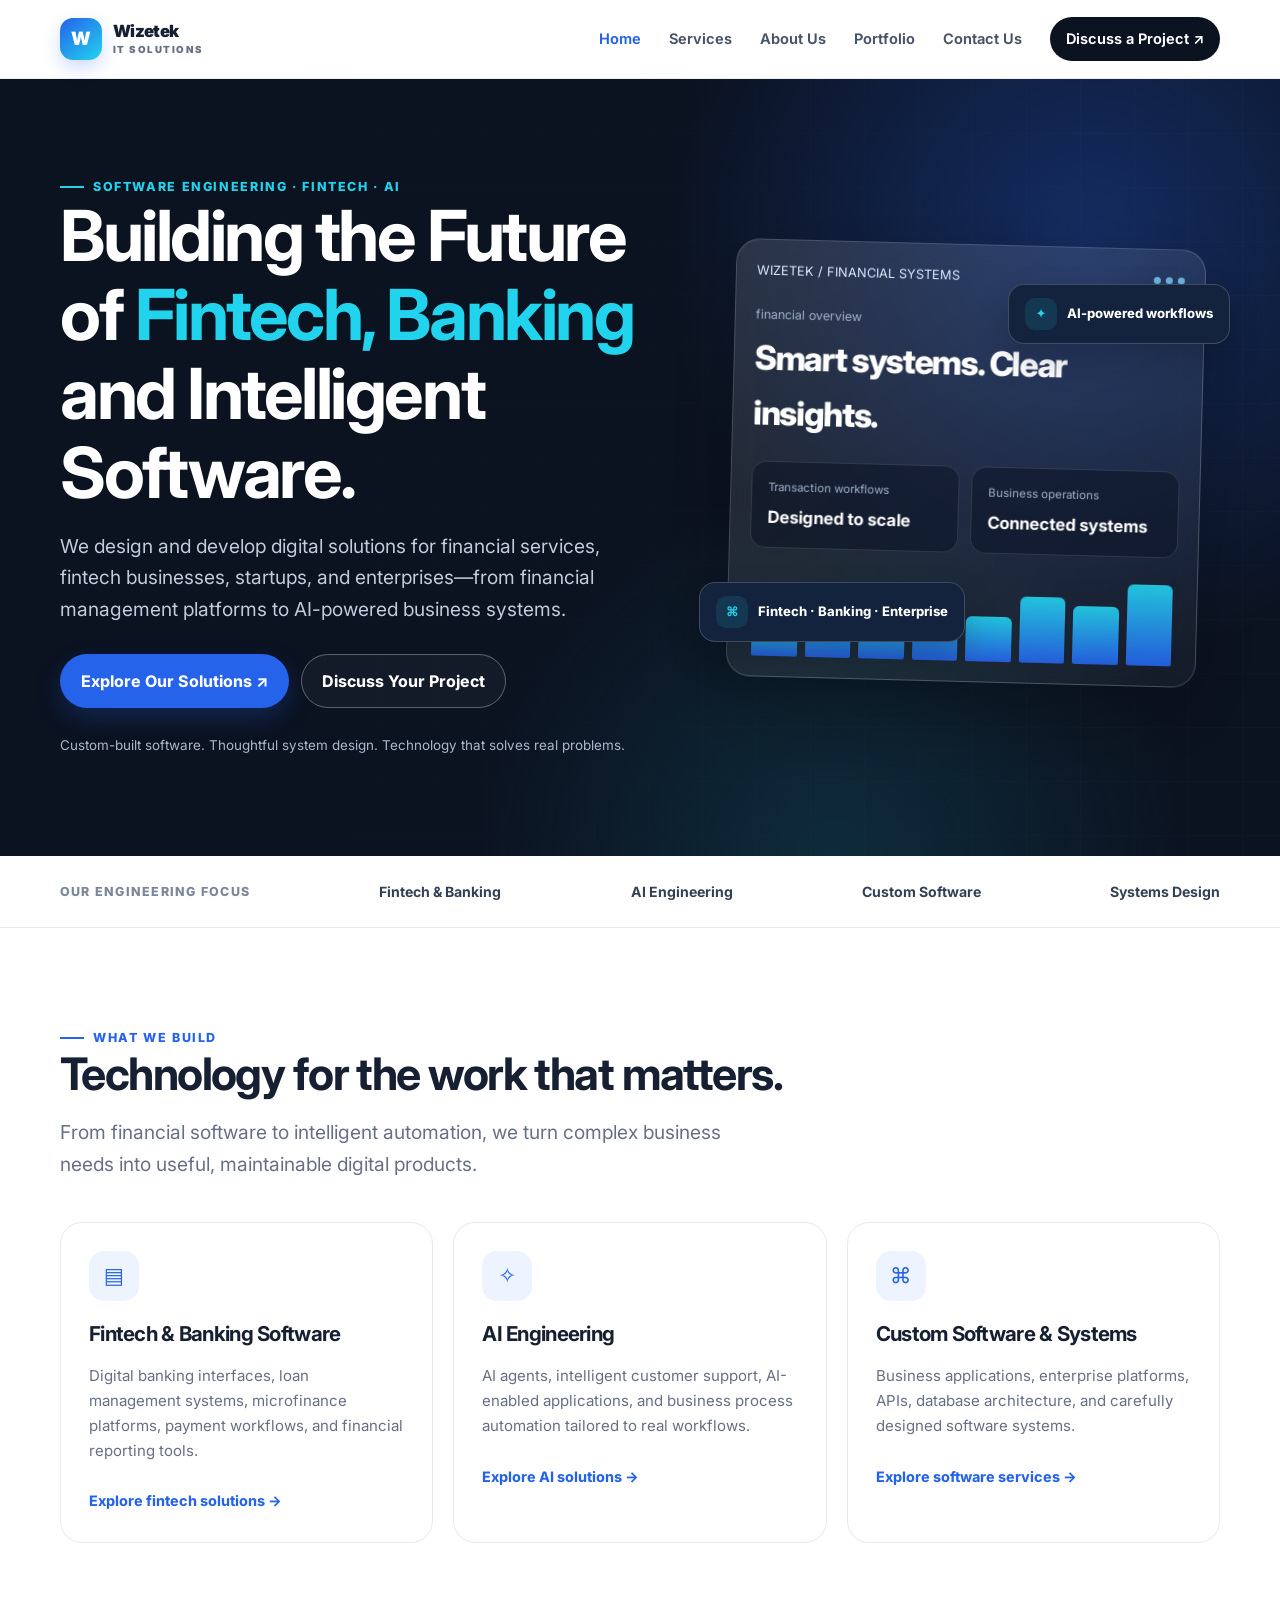
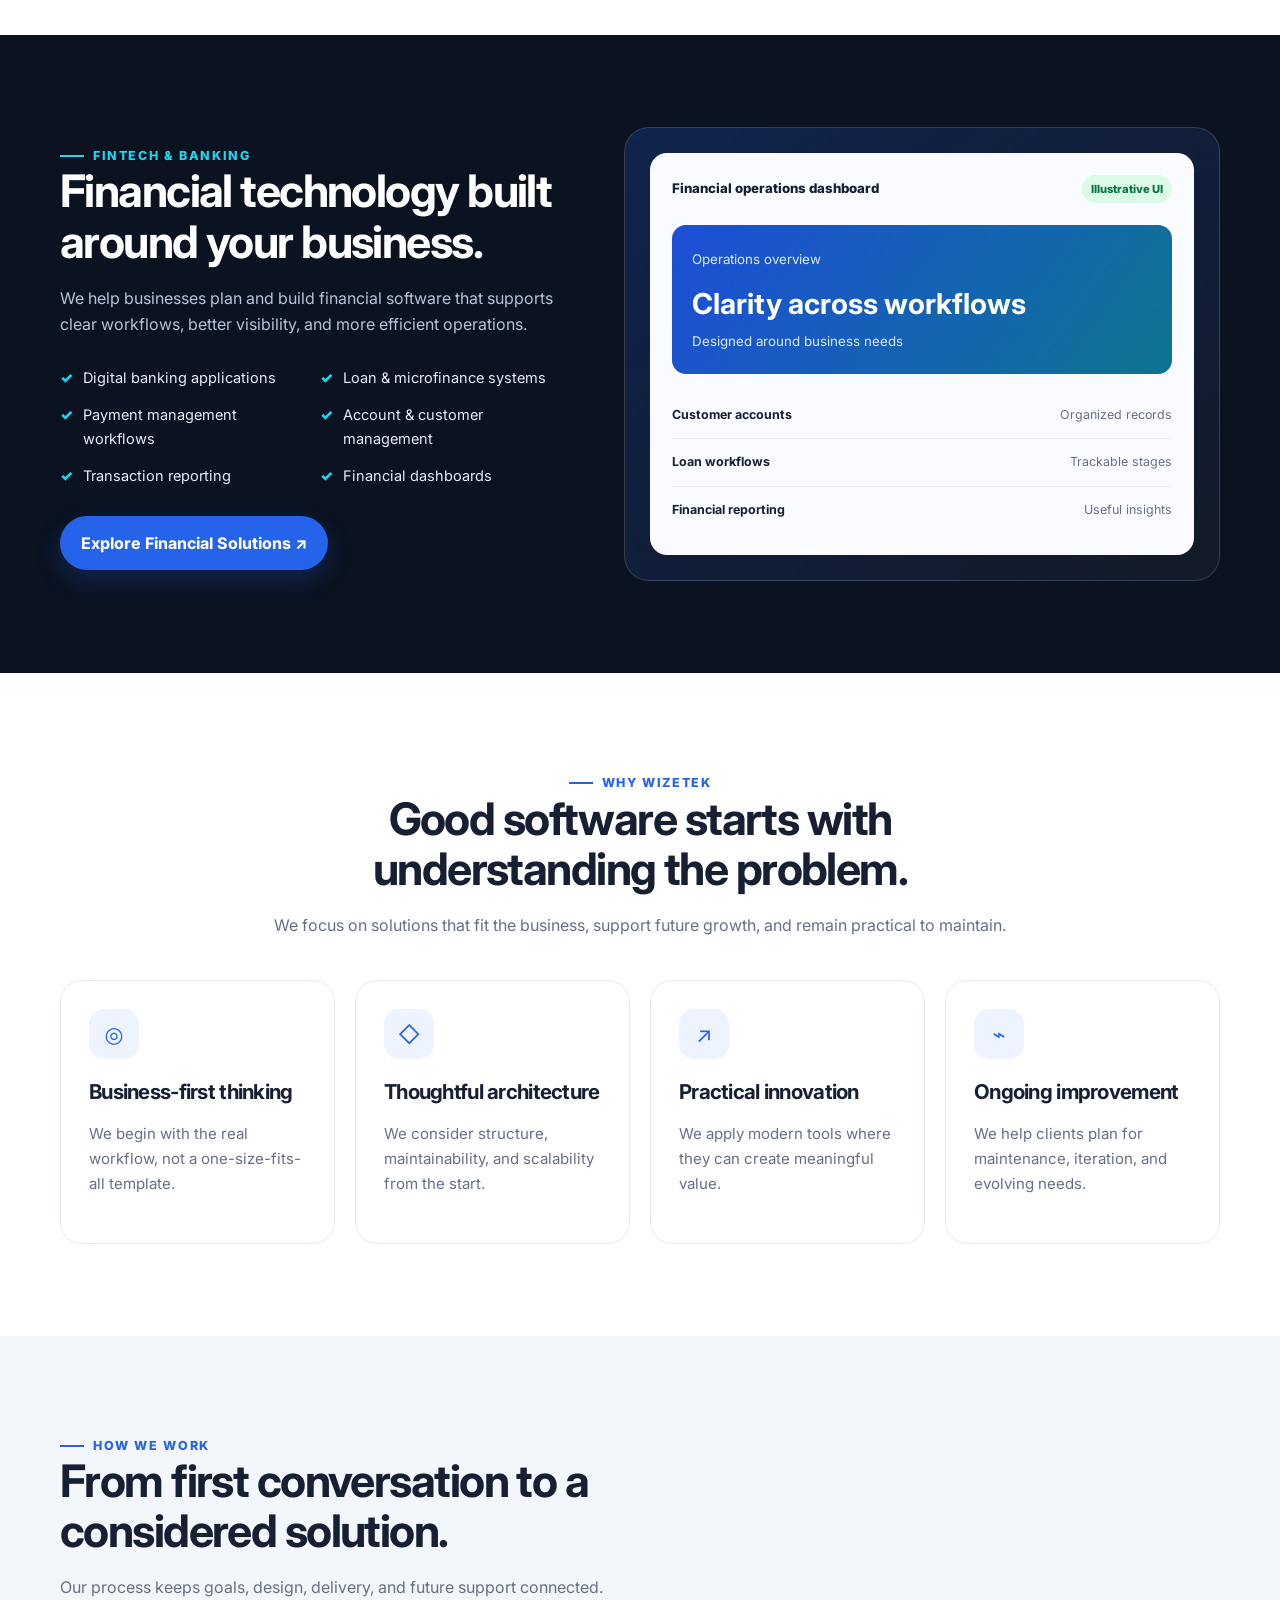
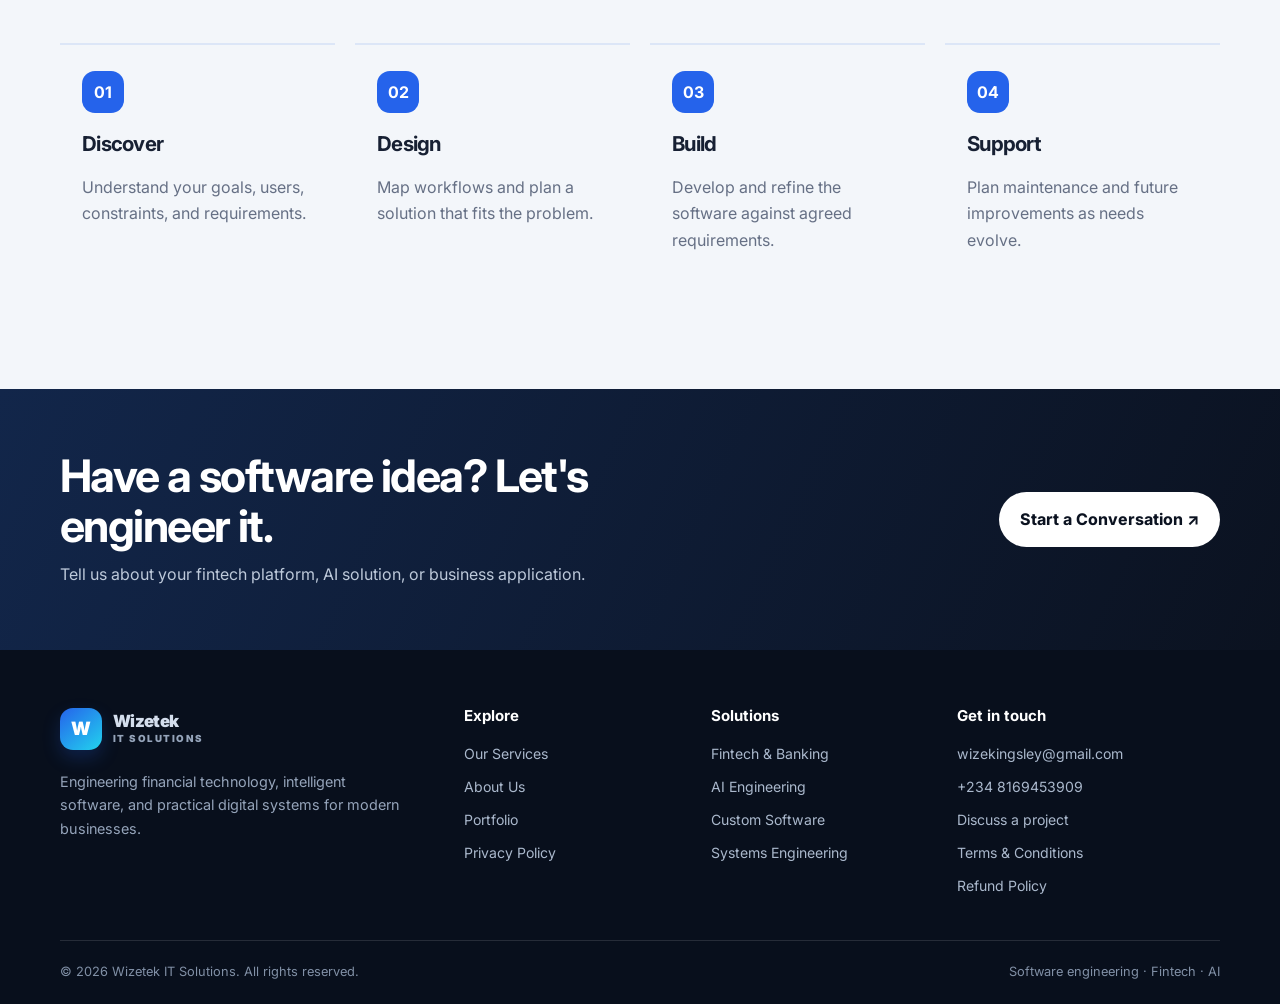
<file: index.html>
<!doctype html>
<html lang="en">
<head>
  <meta charset="utf-8">
  <meta name="viewport" content="width=device-width, initial-scale=1">
  <title>Building the Future of Fintech, Banking and Intelligent Software | Wizetek IT Solutions</title>
  <meta name="description" content="Wizetek IT Solutions builds fintech applications, digital banking software, AI-powered solutions, and custom enterprise systems.">
  <meta name="theme-color" content="#0b1220">
  <meta property="og:title" content="Building the Future of Fintech, Banking and Intelligent Software | Wizetek IT Solutions">
  <meta property="og:description" content="Wizetek IT Solutions builds fintech applications, digital banking software, AI-powered solutions, and custom enterprise systems.">
  <meta property="og:type" content="website">
  <link rel="preconnect" href="https://fonts.googleapis.com">
  <link rel="preconnect" href="https://fonts.gstatic.com" crossorigin>
  <link href="https://fonts.googleapis.com/css2?family=Inter:wght@400;500;600;700;800;900&display=swap" rel="stylesheet">
  <link rel="stylesheet" href="css/style.css">
  <link rel="icon" href="assets/favicon.svg" type="image/svg+xml">
</head>
<body>

<header class="site-header">
  <div class="container nav-wrap">
    <a class="brand" href="index.html" aria-label="Wizetek IT Solutions home">
      <span class="brand-mark">W</span>
      <span class="brand-name">Wizetek <small>IT Solutions</small></span>
    </a>
    <button class="menu-toggle" type="button" aria-label="Open navigation menu" aria-expanded="false" aria-controls="primary-navigation">☰</button>
    <nav class="nav-links" id="primary-navigation" aria-label="Primary navigation">
      <a href="index.html" data-page="index.html" class="active">Home</a><a href="services.html" data-page="services.html">Services</a><a href="about.html" data-page="about.html">About Us</a><a href="portfolio.html" data-page="portfolio.html">Portfolio</a><a href="contact.html" data-page="contact.html">Contact Us</a>
      <a class="nav-cta" href="contact.html">Discuss a Project ↗</a>
    </nav>
  </div>
</header>
<main>

<section class="hero">
  <div class="container hero-grid">
    <div class="reveal">
      <span class="eyebrow">Software engineering · Fintech · AI</span>
      <h1>Building the Future of <span>Fintech, Banking</span> and Intelligent Software.</h1>
      <p class="lead">We design and develop digital solutions for financial services, fintech businesses, startups, and enterprises—from financial management platforms to AI-powered business systems.</p>
      <div class="hero-actions"><a class="btn btn-primary" href="services.html">Explore Our Solutions ↗</a><a class="btn btn-outline" href="contact.html">Discuss Your Project</a></div>
      <div class="hero-note">Custom-built software. Thoughtful system design. Technology that solves real problems.</div>
    </div>
    <div class="hero-visual reveal" aria-label="Illustrative financial software dashboard">
      <div class="floating-chip chip-one"><b>✦</b> AI-powered workflows</div>
      <div class="dashboard">
        <div class="dash-top"><span>WIZETEK / FINANCIAL SYSTEMS</span><span class="dots"><i></i><i></i><i></i></span></div>
        <div class="dash-label">financial overview</div><div class="dash-value">Smart systems. Clear insights.</div>
        <div class="dash-cards"><div class="dash-card"><span>Transaction workflows</span><strong>Designed to scale</strong></div><div class="dash-card"><span>Business operations</span><strong>Connected systems</strong></div></div>
        <div class="chart"><i style="height:32%"></i><i style="height:47%"></i><i style="height:40%"></i><i style="height:62%"></i><i style="height:53%"></i><i style="height:77%"></i><i style="height:68%"></i><i style="height:94%"></i></div>
      </div>
      <div class="floating-chip chip-two"><b>⌘</b> Fintech · Banking · Enterprise</div>
    </div>
  </div>
</section>
<div class="trust-strip"><div class="container trust-inner"><span>Our engineering focus</span><strong>Fintech & Banking</strong><strong>AI Engineering</strong><strong>Custom Software</strong><strong>Systems Design</strong></div></div>
<section class="section">
  <div class="container">
    <div class="section-heading reveal"><span class="eyebrow">What we build</span><h2>Technology for the work that matters.</h2><p class="lead">From financial software to intelligent automation, we turn complex business needs into useful, maintainable digital products.</p></div>
    <div class="grid grid-3">
      <article class="card reveal"><div class="card-icon">▤</div><h3>Fintech & Banking Software</h3><p>Digital banking interfaces, loan management systems, microfinance platforms, payment workflows, and financial reporting tools.</p><a class="arrow-link" href="services.html#fintech">Explore fintech solutions →</a></article>
      <article class="card reveal"><div class="card-icon">✧</div><h3>AI Engineering</h3><p>AI agents, intelligent customer support, AI-enabled applications, and business process automation tailored to real workflows.</p><a class="arrow-link" href="services.html#ai">Explore AI solutions →</a></article>
      <article class="card reveal"><div class="card-icon">⌘</div><h3>Custom Software & Systems</h3><p>Business applications, enterprise platforms, APIs, database architecture, and carefully designed software systems.</p><a class="arrow-link" href="services.html#software">Explore software services →</a></article>
    </div>
  </div>
</section>
<section class="section featured-band">
  <div class="container featured-grid">
    <div class="reveal"><span class="eyebrow">Fintech & banking</span><h2>Financial technology built around your business.</h2><p>We help businesses plan and build financial software that supports clear workflows, better visibility, and more efficient operations.</p>
      <div class="feature-list"><div><span class="check">✓</span> Digital banking applications</div><div><span class="check">✓</span> Loan & microfinance systems</div><div><span class="check">✓</span> Payment management workflows</div><div><span class="check">✓</span> Account & customer management</div><div><span class="check">✓</span> Transaction reporting</div><div><span class="check">✓</span> Financial dashboards</div></div>
      <a class="btn btn-primary" href="services.html#fintech">Explore Financial Solutions ↗</a>
    </div>
    <div class="fintech-visual reveal"><div class="fintech-screen"><div class="screen-head"><span>Financial operations dashboard</span><span class="screen-pill">Illustrative UI</span></div><div class="balance-box"><small>Operations overview</small><strong>Clarity across workflows</strong><small>Designed around business needs</small></div><div class="mini-transactions"><div class="transaction"><b>Customer accounts</b><span>Organized records</span></div><div class="transaction"><b>Loan workflows</b><span>Trackable stages</span></div><div class="transaction"><b>Financial reporting</b><span>Useful insights</span></div></div></div></div>
  </div>
</section>
<section class="section">
  <div class="container">
    <div class="section-heading center reveal"><span class="eyebrow">Why Wizetek</span><h2>Good software starts with understanding the problem.</h2><p>We focus on solutions that fit the business, support future growth, and remain practical to maintain.</p></div>
    <div class="grid grid-4">
      <article class="card reveal"><div class="card-icon">◎</div><h3>Business-first thinking</h3><p>We begin with the real workflow, not a one-size-fits-all template.</p></article>
      <article class="card reveal"><div class="card-icon">◇</div><h3>Thoughtful architecture</h3><p>We consider structure, maintainability, and scalability from the start.</p></article>
      <article class="card reveal"><div class="card-icon">↗</div><h3>Practical innovation</h3><p>We apply modern tools where they can create meaningful value.</p></article>
      <article class="card reveal"><div class="card-icon">⌁</div><h3>Ongoing improvement</h3><p>We help clients plan for maintenance, iteration, and evolving needs.</p></article>
    </div>
  </div>
</section>
<section class="section" style="background:var(--paper)">
  <div class="container">
    <div class="section-heading reveal"><span class="eyebrow">How we work</span><h2>From first conversation to a considered solution.</h2><p>Our process keeps goals, design, delivery, and future support connected.</p></div>
    <div class="grid grid-4">
      <div class="process-step reveal"><b>01</b><h3>Discover</h3><p>Understand your goals, users, constraints, and requirements.</p></div>
      <div class="process-step reveal"><b>02</b><h3>Design</h3><p>Map workflows and plan a solution that fits the problem.</p></div>
      <div class="process-step reveal"><b>03</b><h3>Build</h3><p>Develop and refine the software against agreed requirements.</p></div>
      <div class="process-step reveal"><b>04</b><h3>Support</h3><p>Plan maintenance and future improvements as needs evolve.</p></div>
    </div>
  </div>
</section>
<section class="cta-band"><div class="container cta-inner"><div><h2>Have a software idea? Let's engineer it.</h2><p>Tell us about your fintech platform, AI solution, or business application.</p></div><a class="btn btn-light" href="contact.html">Start a Conversation ↗</a></div></section>

</main>

<footer class="site-footer">
  <div class="container">
    <div class="footer-grid">
      <div>
        <a class="brand" href="index.html"><span class="brand-mark">W</span><span class="brand-name">Wizetek <small>IT Solutions</small></span></a>
        <p>Engineering financial technology, intelligent software, and practical digital systems for modern businesses.</p>
      </div>
      <div><h4>Explore</h4><div class="footer-links"><a href="services.html">Our Services</a><a href="about.html">About Us</a><a href="portfolio.html">Portfolio</a><a href="privacy-policy.html">Privacy Policy</a></div></div>
      <div><h4>Solutions</h4><div class="footer-links"><a href="services.html#fintech">Fintech & Banking</a><a href="services.html#ai">AI Engineering</a><a href="services.html#software">Custom Software</a><a href="services.html#systems">Systems Engineering</a></div></div>
     
<div>
  <h4>Get in touch</h4>
  <div class="footer-links">
    <a href="wizekingsley@gmail.com">wizekingsley@gmail.com</a>
    <a href="tel:+2348169453909">+234 8169453909</a>
    <a href="contact.html">Discuss a project</a>
    <a href="terms.html">Terms & Conditions</a>
    <a href="refund-policy.html">Refund Policy</a>
  </div>
</div>

    </div>
    <div class="footer-bottom"><span>© <span data-year></span> Wizetek IT Solutions. All rights reserved.</span><span>Software engineering · Fintech · AI</span></div>
  </div>
</footer>
<script src="js/main.js" defer></script>
</body>
</html>
</file>
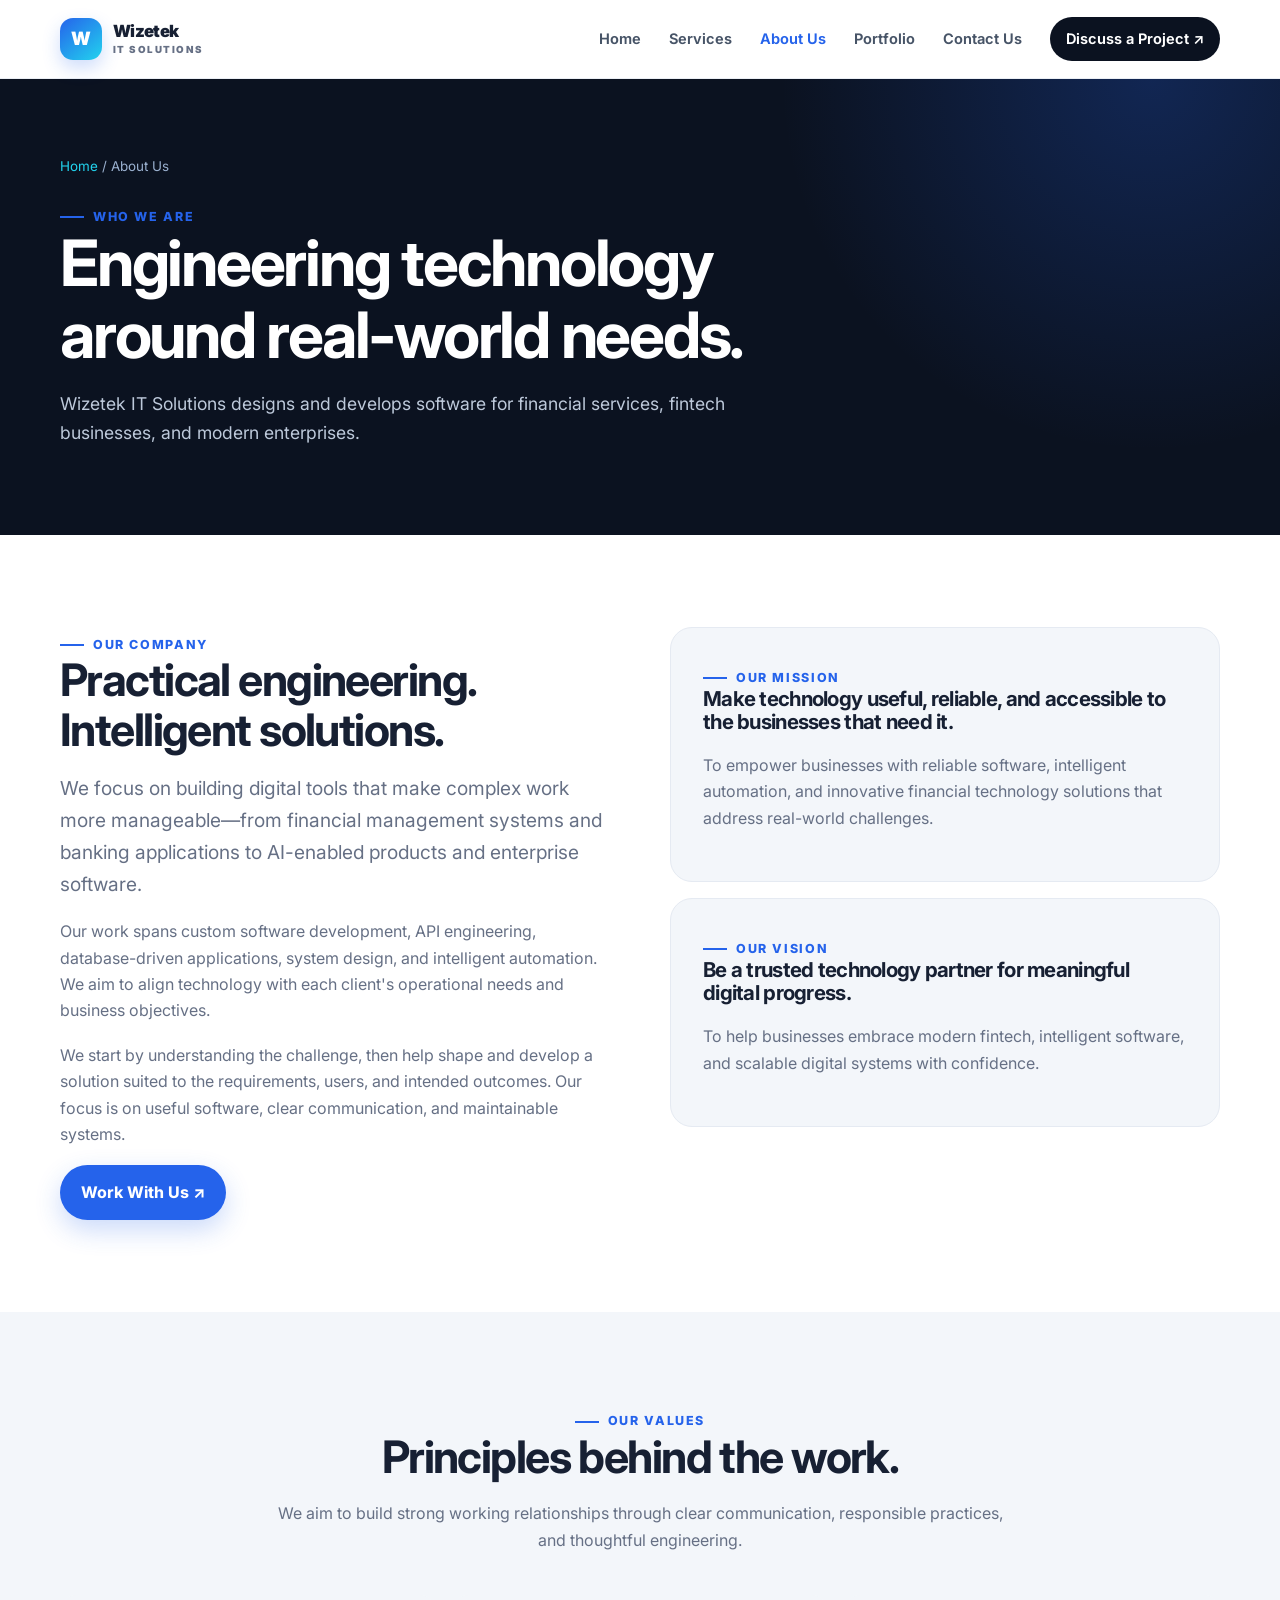
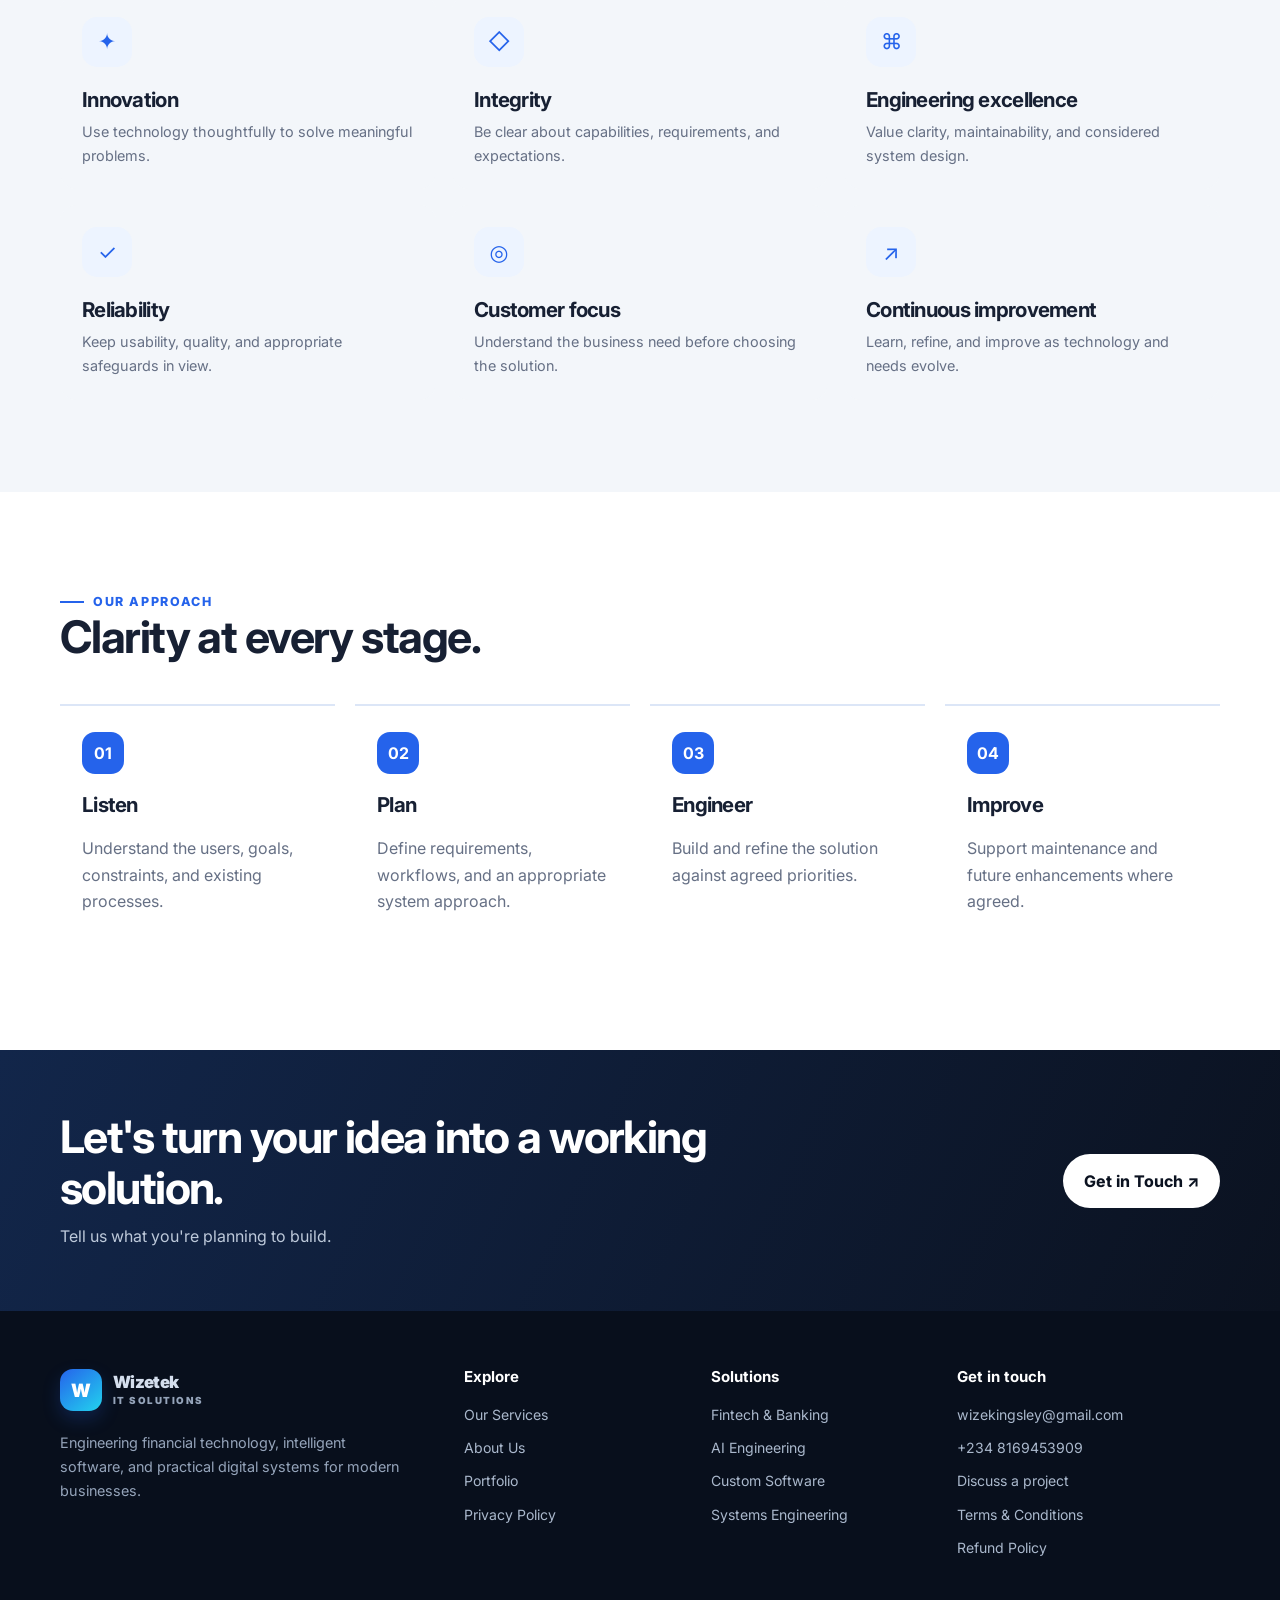
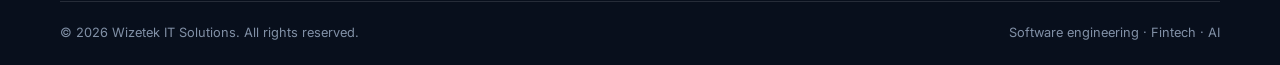
<file: about.html>
<!doctype html>
<html lang="en">
<head>
  <meta charset="utf-8">
  <meta name="viewport" content="width=device-width, initial-scale=1">

  <title>About Us | Wizetek IT Solutions</title>
  <meta name="description" content="Learn about Wizetek IT Solutions, a software engineering company focused on fintech, banking applications, AI, and enterprise software.">
  <meta name="theme-color" content="#0b1220">

  <meta property="og:title" content="About Us | Wizetek IT Solutions">
  <meta property="og:description" content="Learn about Wizetek IT Solutions, a software engineering company focused on fintech, banking applications, AI, and enterprise software.">
  <meta property="og:type" content="website">

  <link rel="preconnect" href="https://fonts.googleapis.com">
  <link rel="preconnect" href="https://fonts.gstatic.com" crossorigin>
  <link href="https://fonts.googleapis.com/css2?family=Inter:wght@400;500;600;700;800;900&display=swap" rel="stylesheet">

  <link rel="stylesheet" href="css/style.css">
  <link rel="icon" href="assets/favicon.svg" type="image/svg+xml">
</head>

<body>

<header class="site-header">
  <div class="container nav-wrap">
    <a class="brand" href="index.html" aria-label="Wizetek IT Solutions home">
      <span class="brand-mark">W</span>
      <span class="brand-name">Wizetek <small>IT Solutions</small></span>
    </a>

    <button
      class="menu-toggle"
      type="button"
      aria-label="Open navigation menu"
      aria-expanded="false"
      aria-controls="primary-navigation"
    >☰</button>

    <nav class="nav-links" id="primary-navigation" aria-label="Primary navigation">
      <a href="index.html" data-page="index.html">Home</a>
      <a href="services.html" data-page="services.html">Services</a>
      <a href="about.html" data-page="about.html" class="active">About Us</a>
      <a href="portfolio.html" data-page="portfolio.html">Portfolio</a>
      <a href="contact.html" data-page="contact.html">Contact Us</a>
      <a class="nav-cta" href="contact.html">Discuss a Project ↗</a>
    </nav>
  </div>
</header>

<main>

  <!-- Page introduction -->
  <section class="page-hero">
    <div class="container">
      <div class="breadcrumb">
        <a href="index.html">Home</a> / About Us
      </div>

      <span class="eyebrow">Who we are</span>

      <h1>Engineering technology around real-world needs.</h1>

      <p>
        Wizetek IT Solutions designs and develops software for financial
        services, fintech businesses, and modern enterprises.
      </p>
    </div>
  </section>

  <!-- Company overview, mission and vision -->
  <section class="section">
    <div class="container about-split">

      <div class="reveal">
        <span class="eyebrow">Our company</span>

        <h2>Practical engineering. Intelligent solutions.</h2>

        <p class="lead">
          We focus on building digital tools that make complex work more
          manageable—from financial management systems and banking
          applications to AI-enabled products and enterprise software.
        </p>

        <p>
          Our work spans custom software development, API engineering,
          database-driven applications, system design, and intelligent
          automation. We aim to align technology with each client's
          operational needs and business objectives.
        </p>

        <p>
          We start by understanding the challenge, then help shape and
          develop a solution suited to the requirements, users, and
          intended outcomes. Our focus is on useful software, clear
          communication, and maintainable systems.
        </p>

        <a class="btn btn-primary" href="contact.html">Work With Us ↗</a>
      </div>

      <div class="reveal">
        <div class="statement-card">
          <span class="eyebrow">Our mission</span>

          <h3>
            Make technology useful, reliable, and accessible to the
            businesses that need it.
          </h3>

          <p>
            To empower businesses with reliable software, intelligent
            automation, and innovative financial technology solutions
            that address real-world challenges.
          </p>
        </div>

        <div class="statement-card">
          <span class="eyebrow">Our vision</span>

          <h3>
            Be a trusted technology partner for meaningful digital progress.
          </h3>

          <p>
            To help businesses embrace modern fintech, intelligent
            software, and scalable digital systems with confidence.
          </p>
        </div>
      </div>

    </div>
  </section>

  <!-- Company values -->
  <section class="section" style="background:var(--paper)">
    <div class="container">

      <div class="section-heading center reveal">
        <span class="eyebrow">Our values</span>

        <h2>Principles behind the work.</h2>

        <p>
          We aim to build strong working relationships through clear
          communication, responsible practices, and thoughtful engineering.
        </p>
      </div>

      <div class="values-grid">

        <div class="value-card reveal">
          <div class="card-icon">✦</div>
          <h3>Innovation</h3>
          <p>Use technology thoughtfully to solve meaningful problems.</p>
        </div>

        <div class="value-card reveal">
          <div class="card-icon">◇</div>
          <h3>Integrity</h3>
          <p>Be clear about capabilities, requirements, and expectations.</p>
        </div>

        <div class="value-card reveal">
          <div class="card-icon">⌘</div>
          <h3>Engineering excellence</h3>
          <p>Value clarity, maintainability, and considered system design.</p>
        </div>

        <div class="value-card reveal">
          <div class="card-icon">✓</div>
          <h3>Reliability</h3>
          <p>Keep usability, quality, and appropriate safeguards in view.</p>
        </div>

        <div class="value-card reveal">
          <div class="card-icon">◎</div>
          <h3>Customer focus</h3>
          <p>Understand the business need before choosing the solution.</p>
        </div>

        <div class="value-card reveal">
          <div class="card-icon">↗</div>
          <h3>Continuous improvement</h3>
          <p>Learn, refine, and improve as technology and needs evolve.</p>
        </div>

      </div>
    </div>
  </section>

  <!-- Work process -->
  <section class="section">
    <div class="container">

      <div class="section-heading reveal">
        <span class="eyebrow">Our approach</span>
        <h2>Clarity at every stage.</h2>
      </div>

      <div class="grid grid-4">

        <div class="process-step reveal">
          <b>01</b>
          <h3>Listen</h3>
          <p>Understand the users, goals, constraints, and existing processes.</p>
        </div>

        <div class="process-step reveal">
          <b>02</b>
          <h3>Plan</h3>
          <p>Define requirements, workflows, and an appropriate system approach.</p>
        </div>

        <div class="process-step reveal">
          <b>03</b>
          <h3>Engineer</h3>
          <p>Build and refine the solution against agreed priorities.</p>
        </div>

        <div class="process-step reveal">
          <b>04</b>
          <h3>Improve</h3>
          <p>Support maintenance and future enhancements where agreed.</p>
        </div>

      </div>
    </div>
  </section>

  <!-- Contact call to action -->
  <section class="cta-band">
    <div class="container cta-inner">

      <div>
        <h2>Let's turn your idea into a working solution.</h2>
        <p>Tell us what you're planning to build.</p>
      </div>

      <a class="btn btn-light" href="contact.html">Get in Touch ↗</a>

    </div>
  </section>

</main>

<!-- Footer -->
<footer class="site-footer">
  <div class="container">

    <div class="footer-grid">

      <div>
        <a class="brand" href="index.html">
          <span class="brand-mark">W</span>
          <span class="brand-name">Wizetek <small>IT Solutions</small></span>
        </a>

        <p>
          Engineering financial technology, intelligent software, and
          practical digital systems for modern businesses.
        </p>
      </div>

      <div>
        <h4>Explore</h4>
        <div class="footer-links">
          <a href="services.html">Our Services</a>
          <a href="about.html">About Us</a>
          <a href="portfolio.html">Portfolio</a>
          <a href="privacy-policy.html">Privacy Policy</a>
        </div>
      </div>

      <div>
        <h4>Solutions</h4>
        <div class="footer-links">
          <a href="services.html#fintech">Fintech &amp; Banking</a>
          <a href="services.html#ai">AI Engineering</a>
          <a href="services.html#software">Custom Software</a>
          <a href="services.html#systems">Systems Engineering</a>
        </div>
      </div>

      <div>
        <h4>Get in touch</h4>
        <div class="footer-links">
       <a href="wizekingsley@gmail.com">wizekingsley@gmail.com</a>
        <a href="tel:+2348169453909">+234 8169453909</a>
          <a href="contact.html">Discuss a project</a>
          <a href="terms.html">Terms &amp; Conditions</a>
          <a href="refund-policy.html">Refund Policy</a>
        </div>
      </div>

    </div>

    <div class="footer-bottom">
      <span>© <span data-year></span> Wizetek IT Solutions. All rights reserved.</span>
      <span>Software engineering · Fintech · AI</span>
    </div>

  </div>
</footer>

<script src="js/main.js" defer></script>

</body>
</html>
</file>
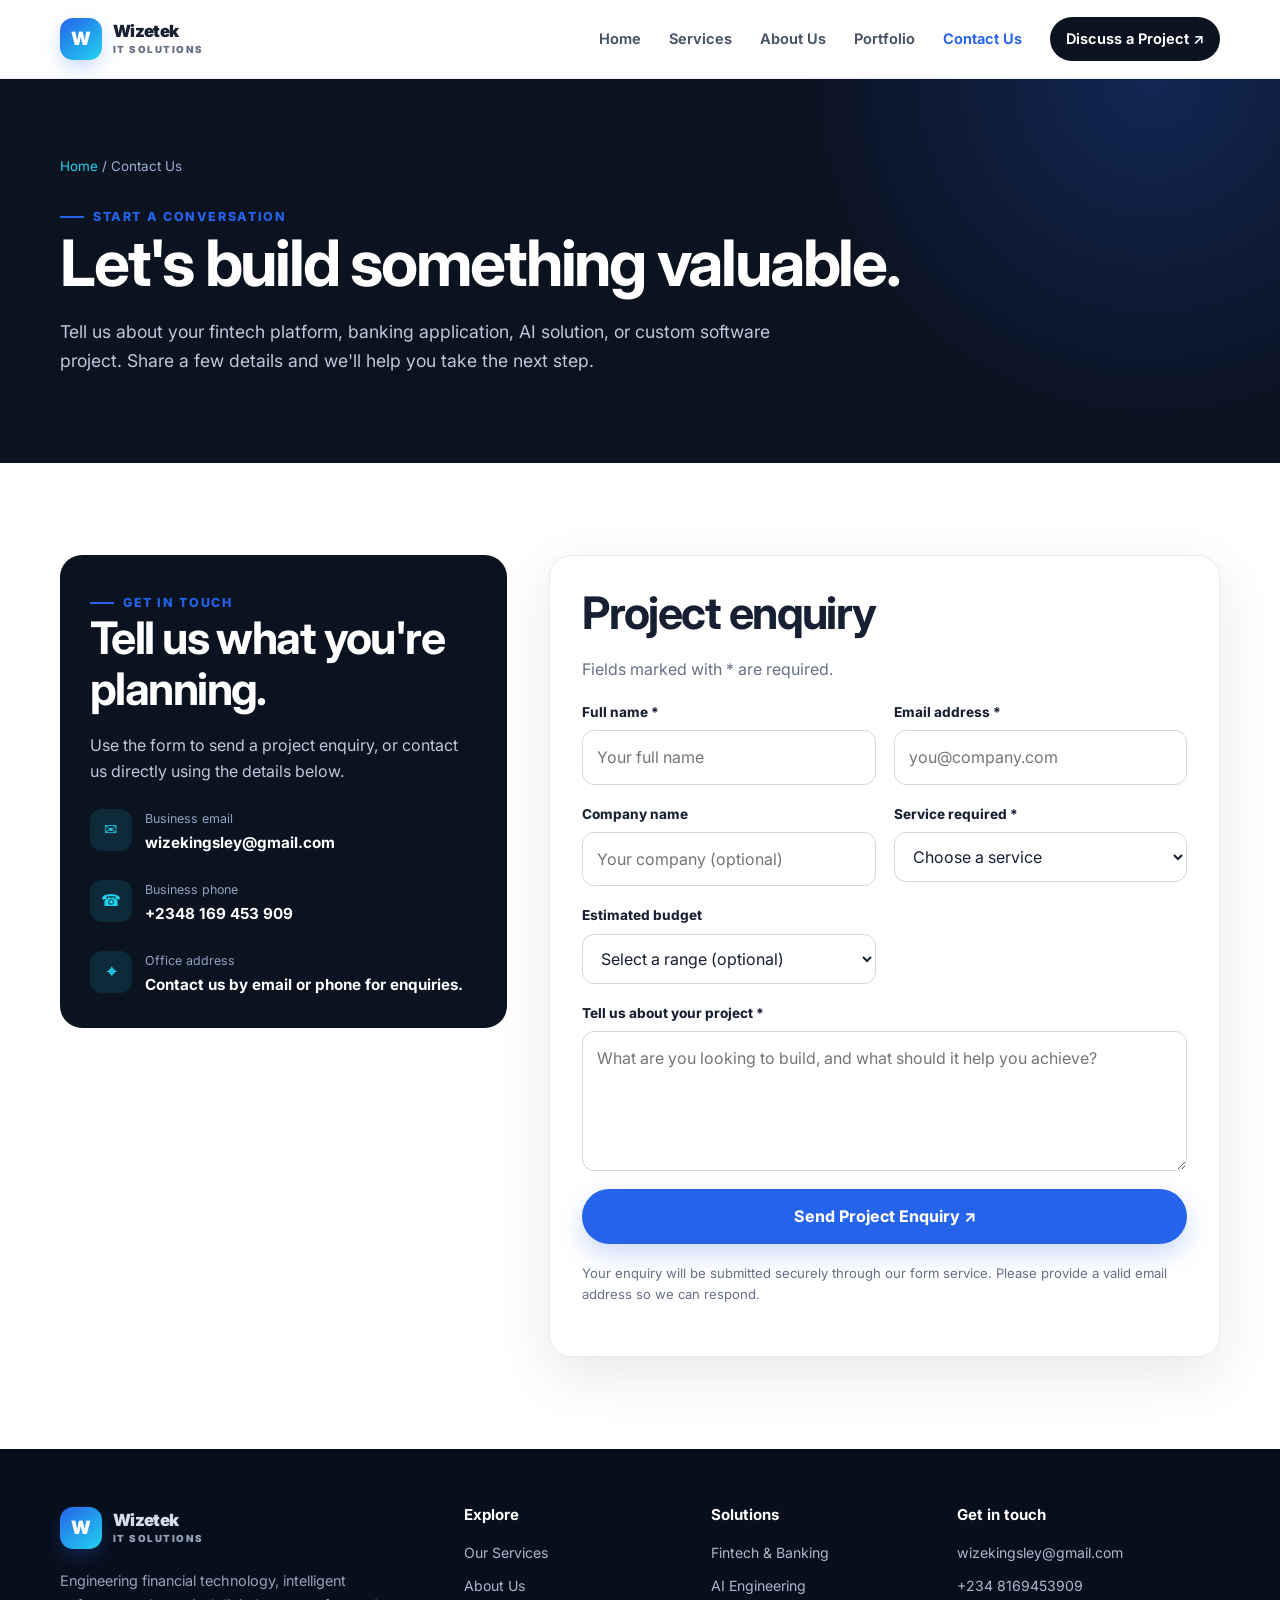
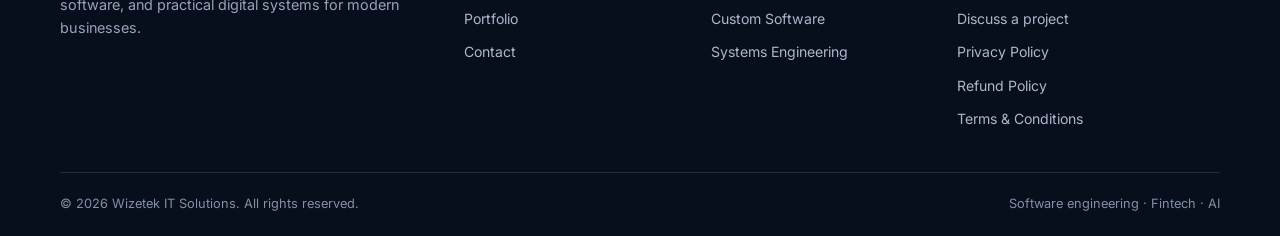
<file: contact.html>
<!doctype html>
<html lang="en">
<head>
  <meta charset="utf-8">
  <meta name="viewport" content="width=device-width, initial-scale=1">
  <title>Contact Us | Wizetek IT Solutions</title>
  <meta name="description" content="Contact Wizetek IT Solutions to discuss fintech software, banking applications, AI engineering, and custom software development.">
  <meta name="theme-color" content="#0b1220">
  <meta property="og:title" content="Contact Us | Wizetek IT Solutions">
  <meta property="og:description" content="Contact Wizetek IT Solutions to discuss fintech software, banking applications, AI engineering, and custom software development.">
  <meta property="og:type" content="website">

  <link rel="preconnect" href="https://fonts.googleapis.com">
  <link rel="preconnect" href="https://fonts.gstatic.com" crossorigin>
  <link href="https://fonts.googleapis.com/css2?family=Inter:wght@400;500;600;700;800;900&display=swap" rel="stylesheet">
  <link rel="stylesheet" href="css/style.css">
  <link rel="icon" href="assets/favicon.svg" type="image/svg+xml">
</head>
<body>

<header class="site-header">
  <div class="container nav-wrap">
    <a class="brand" href="index.html" aria-label="Wizetek IT Solutions home">
      <span class="brand-mark">W</span>
      <span class="brand-name">Wizetek <small>IT Solutions</small></span>
    </a>

    <button class="menu-toggle" type="button" aria-label="Open navigation menu" aria-expanded="false" aria-controls="primary-navigation">☰</button>

    <nav class="nav-links" id="primary-navigation" aria-label="Primary navigation">
      <a href="index.html" data-page="index.html">Home</a>
      <a href="services.html" data-page="services.html">Services</a>
      <a href="about.html" data-page="about.html">About Us</a>
      <a href="portfolio.html" data-page="portfolio.html">Portfolio</a>
      <a href="contact.html" data-page="contact.html" class="active">Contact Us</a>
      <a class="nav-cta" href="contact.html">Discuss a Project ↗</a>
    </nav>
  </div>
</header>

<main>
  <section class="page-hero">
    <div class="container">
      <div class="breadcrumb"><a href="index.html">Home</a> / Contact Us</div>
      <span class="eyebrow">Start a conversation</span>
      <h1>Let's build something valuable.</h1>
      <p>Tell us about your fintech platform, banking application, AI solution, or custom software project. Share a few details and we'll help you take the next step.</p>
    </div>
  </section>

  <section class="section">
    <div class="container contact-grid">

      <aside class="contact-panel reveal">
        <span class="eyebrow">Get in touch</span>
        <h2>Tell us what you're planning.</h2>
        <p>Use the form to send a project enquiry, or contact us directly using the details below.</p>

        <div class="contact-item">
          <b>✉</b>
          <div>
            <span>Business email</span>
            <strong>
              <a href="wizekingsley@gmail.com">wizekingsley@gmail.com</a>
            </strong>
          </div>
        </div>

        <div class="contact-item">
          <b>☎</b>
          <div>
            <span>Business phone</span>
            <strong>
              <a href="tel:+2348169453909">+2348 169 453 909</a>
            </strong>
          </div>
        </div>

        <div class="contact-item">
          <b>⌖</b>
          <div>
            <span>Office address</span>
            <strong>Contact us by email or phone for enquiries.</strong>
          </div>
        </div>
      </aside>

      <div class="form-panel reveal">
        <h2>Project enquiry</h2>
        <p>Fields marked with * are required.</p>

        <form
          id="contact-form"
          action="https://formspree.io/f/xgeggznk"
          method="POST"
        >
          <input type="hidden" name="_subject" value="New Project Enquiry - Wizetek IT Solutions">

          <div class="form-grid">
            <div class="field">
              <label for="name">Full name *</label>
              <input id="name" name="name" autocomplete="name" required placeholder="Your full name">
            </div>

            <div class="field">
              <label for="email">Email address *</label>
              <input id="email" name="email" type="email" autocomplete="email" required placeholder="you@company.com">
            </div>

            <div class="field">
              <label for="company">Company name</label>
              <input id="company" name="company" autocomplete="organization" placeholder="Your company (optional)">
            </div>

            <div class="field">
              <label for="service">Service required *</label>
              <select id="service" name="service" required>
                <option value="">Choose a service</option>
                <option>Fintech & Banking Software</option>
                <option>Loan or Microfinance System</option>
                <option>AI Engineering</option>
                <option>Custom Software Development</option>
                <option>System Design & Architecture</option>
                <option>Software Maintenance</option>
                <option>Other</option>
              </select>
            </div>

            <div class="field">
              <label for="budget">Estimated budget</label>
              <select id="budget" name="budget">
                <option value="">Select a range (optional)</option>
                <option>To be discussed</option>
                <option>Under $1,000</option>
                <option>$1,000–$5,000</option>
                <option>$5,000–$15,000</option>
                <option>$15,000+</option>
              </select>
            </div>

            <div class="field full">
              <label for="message">Tell us about your project *</label>
              <textarea id="message" name="message" required placeholder="What are you looking to build, and what should it help you achieve?"></textarea>
            </div>

            <div class="field full">
              <button class="btn btn-primary" type="submit">Send Project Enquiry ↗</button>
              <p class="form-help">Your enquiry will be submitted securely through our form service. Please provide a valid email address so we can respond.</p>
              <div id="form-status" class="form-status" role="status" aria-live="polite"></div>
            </div>
          </div>
        </form>
      </div>

    </div>
  </section>
</main>

<footer class="site-footer">
  <div class="container">
    <div class="footer-grid">
      <div>
        <a class="brand" href="index.html">
          <span class="brand-mark">W</span>
          <span class="brand-name">Wizetek <small>IT Solutions</small></span>
        </a>
        <p>Engineering financial technology, intelligent software, and practical digital systems for modern businesses.</p>
      </div>

      <div>
        <h4>Explore</h4>
        <div class="footer-links">
          <a href="services.html">Our Services</a>
          <a href="about.html">About Us</a>
          <a href="portfolio.html">Portfolio</a>
          <a href="contact.html">Contact</a>
        </div>
      </div>

      <div>
        <h4>Solutions</h4>
        <div class="footer-links">
          <a href="services.html#fintech">Fintech & Banking</a>
          <a href="services.html#ai">AI Engineering</a>
          <a href="services.html#software">Custom Software</a>
          <a href="services.html#systems">Systems Engineering</a>
        </div>
      </div>

      <div>
        <h4>Get in touch</h4>
        <div class="footer-links">
            <a href="wizekingsley@gmail.com">wizekingsley@gmail.com</a>
        <a href="tel:+2348169453909">+234 8169453909</a>
          <a href="contact.html">Discuss a project</a>
          <a href="privacy-policy.html">Privacy Policy</a>
          <a href="refund-policy.html">Refund Policy</a>
          <a href="terms.html">Terms & Conditions</a>
        </div>
      </div>
    </div>

    <div class="footer-bottom">
      <span>© <span data-year></span> Wizetek IT Solutions. All rights reserved.</span>
      <span>Software engineering · Fintech · AI</span>
    </div>
  </div>
</footer>

<script src="js/main.js" defer></script>
</body>
</html>
</file>
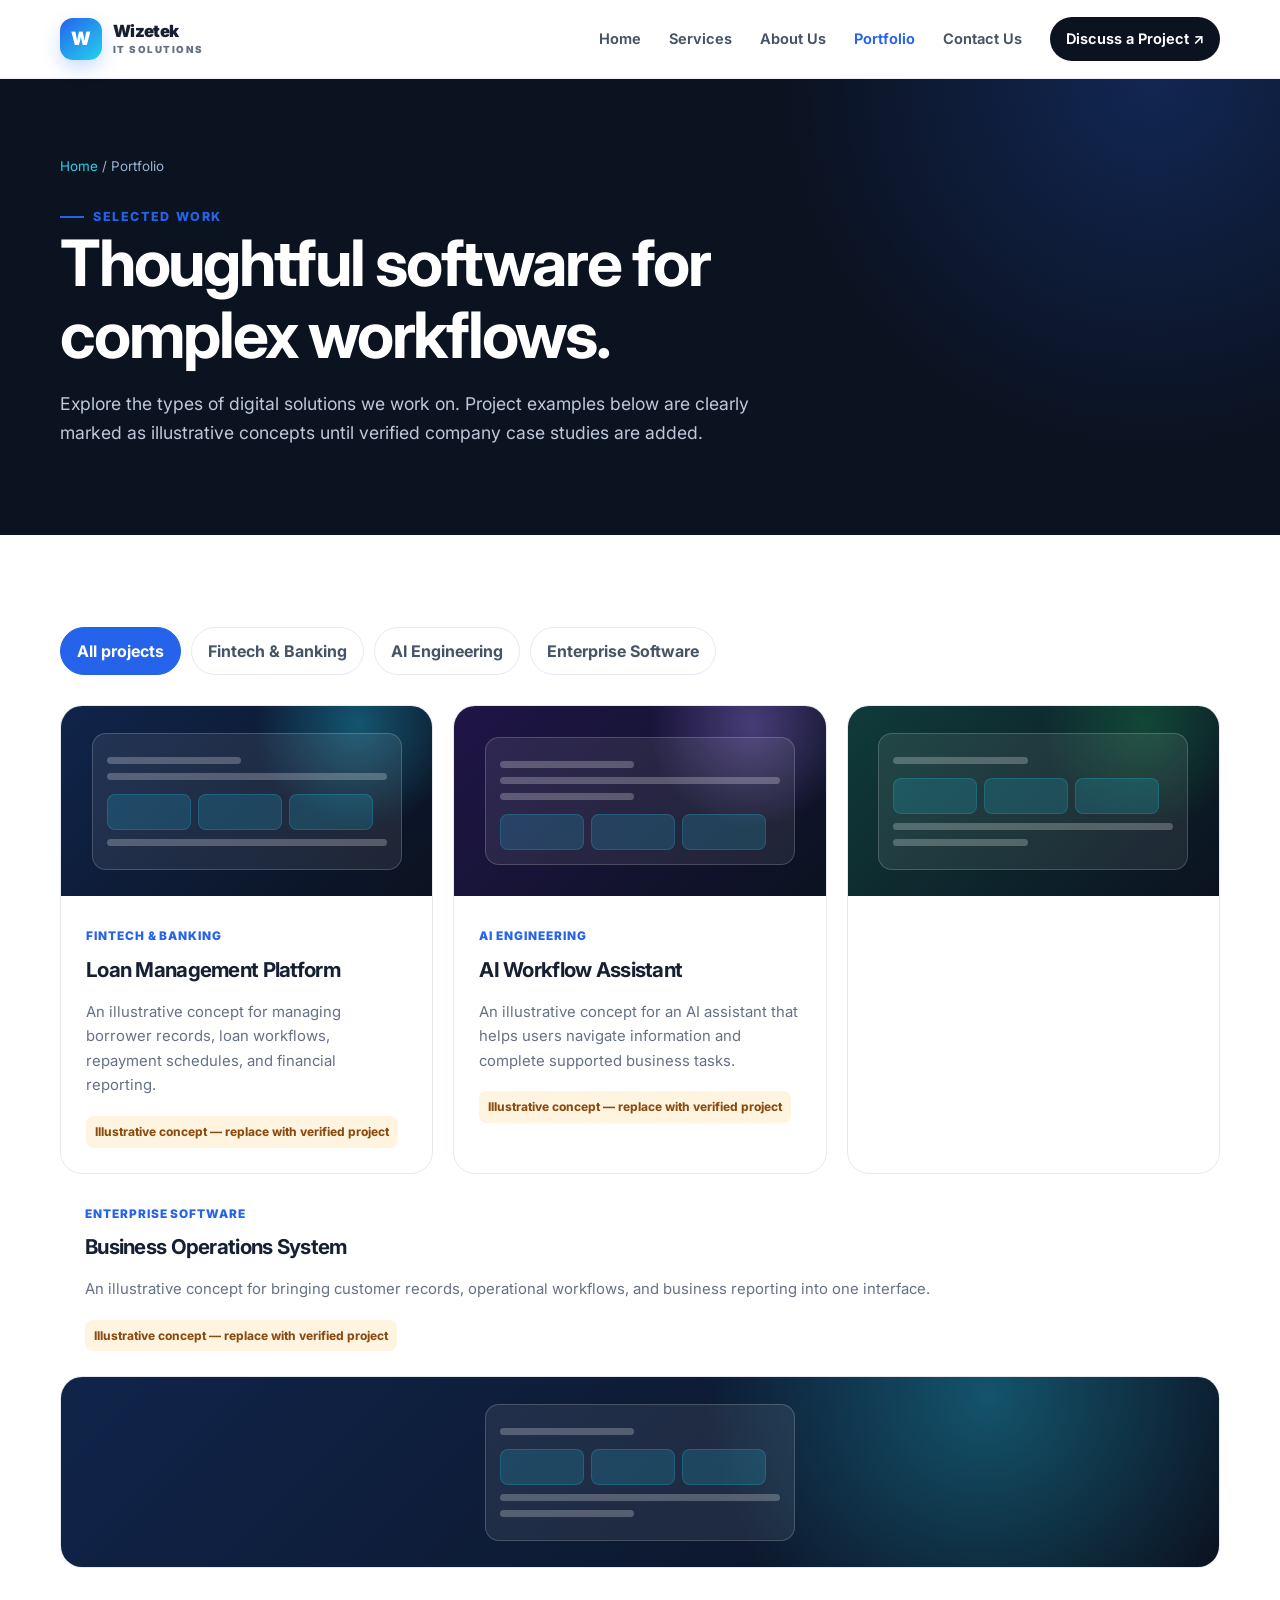
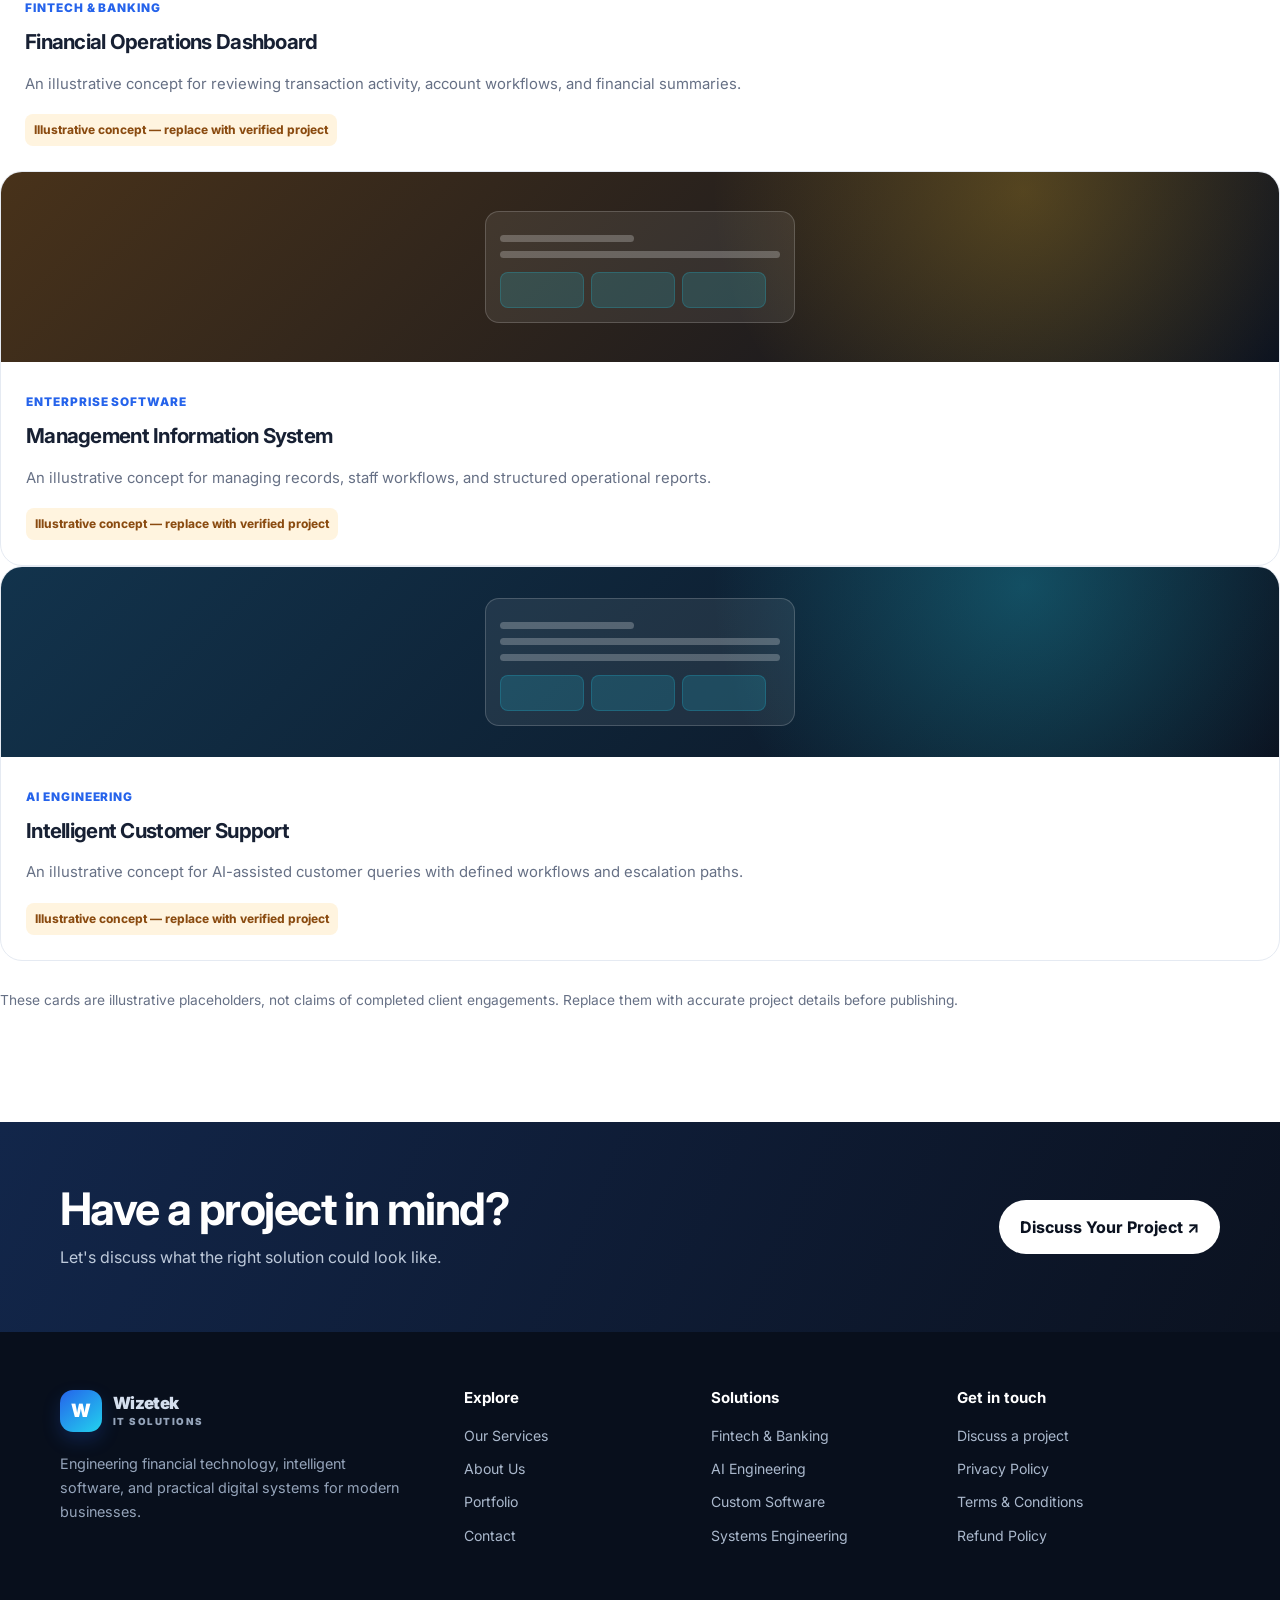
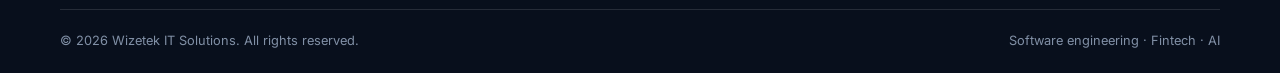
<file: portfolio.html>
<!doctype html>
<html lang="en">
<head>
  <meta charset="utf-8">
  <meta name="viewport" content="width=device-width, initial-scale=1">
  <title>Portfolio | Wizetek IT Solutions</title>
  <meta name="description" content="Explore the kinds of fintech, banking, AI, and enterprise software projects Wizetek IT Solutions can help design and develop.">
  <meta name="theme-color" content="#0b1220">
  <meta property="og:title" content="Portfolio | Wizetek IT Solutions">
  <meta property="og:description" content="Explore the kinds of fintech, banking, AI, and enterprise software projects Wizetek IT Solutions can help design and develop.">
  <meta property="og:type" content="website">
  <link rel="preconnect" href="https://fonts.googleapis.com">
  <link rel="preconnect" href="https://fonts.gstatic.com" crossorigin>
  <link href="https://fonts.googleapis.com/css2?family=Inter:wght@400;500;600;700;800;900&display=swap" rel="stylesheet">
  <link rel="stylesheet" href="css/style.css">
  <link rel="icon" href="assets/favicon.svg" type="image/svg+xml">
</head>
<body>

<header class="site-header">
  <div class="container nav-wrap">
    <a class="brand" href="index.html" aria-label="Wizetek IT Solutions home">
      <span class="brand-mark">W</span>
      <span class="brand-name">Wizetek <small>IT Solutions</small></span>
    </a>
    <button class="menu-toggle" type="button" aria-label="Open navigation menu" aria-expanded="false" aria-controls="primary-navigation">☰</button>
    <nav class="nav-links" id="primary-navigation" aria-label="Primary navigation">
      <a href="index.html" data-page="index.html">Home</a><a href="services.html" data-page="services.html">Services</a><a href="about.html" data-page="about.html">About Us</a><a href="portfolio.html" data-page="portfolio.html" class="active">Portfolio</a><a href="contact.html" data-page="contact.html">Contact Us</a>
      <a class="nav-cta" href="contact.html">Discuss a Project ↗</a>
    </nav>
  </div>
</header>
<main>

<section class="page-hero"><div class="container"><div class="breadcrumb"><a href="index.html">Home</a> / Portfolio</div><span class="eyebrow">Selected work</span><h1>Thoughtful software for complex workflows.</h1><p>Explore the types of digital solutions we work on. Project examples below are clearly marked as illustrative concepts until verified company case studies are added.</p></div></section>
<section class="section"><div class="container">
  <div class="portfolio-toolbar" role="group" aria-label="Filter portfolio projects">
    <button class="filter-btn active" data-filter="all" aria-pressed="true">All projects</button>
    <button class="filter-btn" data-filter="fintech" aria-pressed="false">Fintech & Banking</button>
    <button class="filter-btn" data-filter="ai" aria-pressed="false">AI Engineering</button>
    <button class="filter-btn" data-filter="enterprise" aria-pressed="false">Enterprise Software</button>
  </div>
  <div class="grid grid-3">
    <article class="card project-card reveal" data-category="fintech"><div class="project-art"><div class="mock-window"><div class="mock-line short"></div><div class="mock-line"></div><div class="mock-pills"><i></i><i></i><i></i></div><div class="mock-line"></div></div></div><div class="project-content"><span class="project-tag">Fintech & Banking</span><h3>Loan Management Platform</h3><p>An illustrative concept for managing borrower records, loan workflows, repayment schedules, and financial reporting.</p><span class="placeholder-note">Illustrative concept — replace with verified project</span></div></article>
    <article class="card project-card reveal" data-category="ai"><div class="project-art" style="background:radial-gradient(circle at 80% 10%,rgba(167,139,250,.35),transparent 30%),linear-gradient(135deg,#201547,#0b1220)"><div class="mock-window"><div class="mock-line short"></div><div class="mock-line"></div><div class="mock-line short"></div><div class="mock-pills"><i></i><i></i><i></i></div></div></div><div class="project-content"><span class="project-tag">AI Engineering</span><h3>AI Workflow Assistant</h3><p>An illustrative concept for an AI assistant that helps users navigate information and complete supported business tasks.</p><span class="placeholder-note">Illustrative concept — replace with verified project</span></div></article>
    <article class="card project-card reveal" data-category="enterprise"><div class="project-art" style="background:radial-gradient(circle at 80% 10%,rgba(34,197,94,.22),transparent 30%),linear-gradient(135deg,#103b3a,#0b1220)"><div class="mock-window"><div class="mock-line short"></div><div class="mock-pills"><i></i><i></i><i></i></div><div class="mock-line"></div><div class="mock-line short"></div></div></div></div><div class="project-content"><span class="project-tag">Enterprise Software</span><h3>Business Operations System</h3><p>An illustrative concept for bringing customer records, operational workflows, and business reporting into one interface.</p><span class="placeholder-note">Illustrative concept — replace with verified project</span></div></article>
    <article class="card project-card reveal" data-category="fintech"><div class="project-art"><div class="mock-window"><div class="mock-line short"></div><div class="mock-pills"><i></i><i></i><i></i></div><div class="mock-line"></div><div class="mock-line short"></div></div></div></div><div class="project-content"><span class="project-tag">Fintech & Banking</span><h3>Financial Operations Dashboard</h3><p>An illustrative concept for reviewing transaction activity, account workflows, and financial summaries.</p><span class="placeholder-note">Illustrative concept — replace with verified project</span></div></article>
    <article class="card project-card reveal" data-category="enterprise"><div class="project-art" style="background:radial-gradient(circle at 80% 10%,rgba(251,191,36,.25),transparent 30%),linear-gradient(135deg,#48321a,#0b1220)"><div class="mock-window"><div class="mock-line short"></div><div class="mock-line"></div><div class="mock-pills"><i></i><i></i><i></i></div></div></div></div><div class="project-content"><span class="project-tag">Enterprise Software</span><h3>Management Information System</h3><p>An illustrative concept for managing records, staff workflows, and structured operational reports.</p><span class="placeholder-note">Illustrative concept — replace with verified project</span></div></article>
    <article class="card project-card reveal" data-category="ai"><div class="project-art" style="background:radial-gradient(circle at 80% 10%,rgba(34,211,238,.28),transparent 30%),linear-gradient(135deg,#12334c,#0b1220)"><div class="mock-window"><div class="mock-line short"></div><div class="mock-line"></div><div class="mock-line"></div><div class="mock-pills"><i></i><i></i><i></i></div></div></div></div><div class="project-content"><span class="project-tag">AI Engineering</span><h3>Intelligent Customer Support</h3><p>An illustrative concept for AI-assisted customer queries with defined workflows and escalation paths.</p><span class="placeholder-note">Illustrative concept — replace with verified project</span></div></article>
  </div>
  <p style="margin-top:28px;font-size:.86rem">These cards are illustrative placeholders, not claims of completed client engagements. Replace them with accurate project details before publishing.</p>
</div></section>
<section class="cta-band"><div class="container cta-inner"><div><h2>Have a project in mind?</h2><p>Let's discuss what the right solution could look like.</p></div><a class="btn btn-light" href="contact.html">Discuss Your Project ↗</a></div></section>

</main>

<footer class="site-footer">
  <div class="container">
    <div class="footer-grid">
      <div>
        <a class="brand" href="index.html"><span class="brand-mark">W</span><span class="brand-name">Wizetek <small>IT Solutions</small></span></a>
        <p>Engineering financial technology, intelligent software, and practical digital systems for modern businesses.</p>
      </div>
      <div><h4>Explore</h4><div class="footer-links"><a href="services.html">Our Services</a><a href="about.html">About Us</a><a href="portfolio.html">Portfolio</a><a href="contact.html">Contact</a></div></div>
      <div><h4>Solutions</h4><div class="footer-links"><a href="services.html#fintech">Fintech & Banking</a><a href="services.html#ai">AI Engineering</a><a href="services.html#software">Custom Software</a><a href="services.html#systems">Systems Engineering</a></div></div>
      <div><h4>Get in touch</h4><div class="footer-links"><a href="contact.html">Discuss a project</a><a href="privacy-policy.html">Privacy Policy</a><a href="terms.html">Terms & Conditions</a><a href="refund-policy.html">Refund Policy</a></div><p style="font-size:.8rem"></p></div>
    </div>
    <div class="footer-bottom"><span>© <span data-year></span> Wizetek IT Solutions. All rights reserved.</span><span>Software engineering · Fintech · AI</span></div>
  </div>
</footer>
<script src="js/main.js" defer></script>
</body>
</html>
</file>
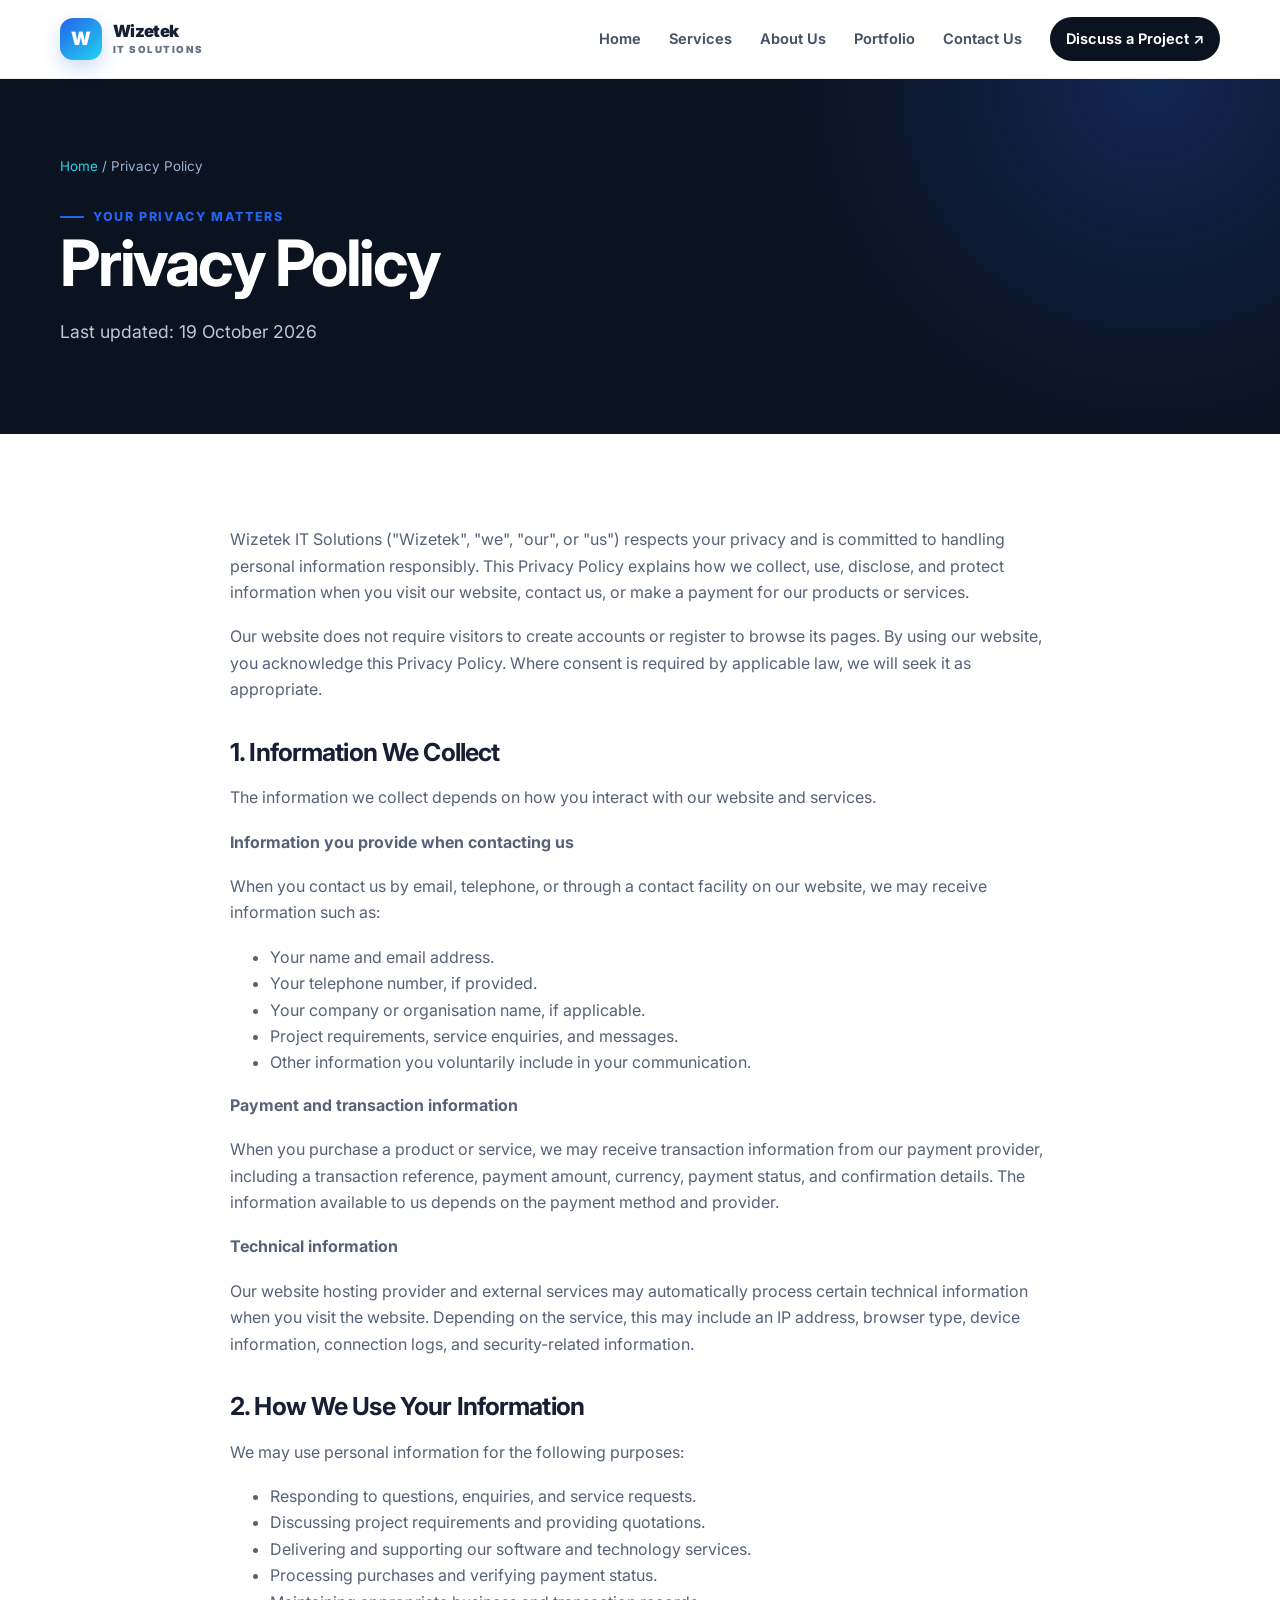
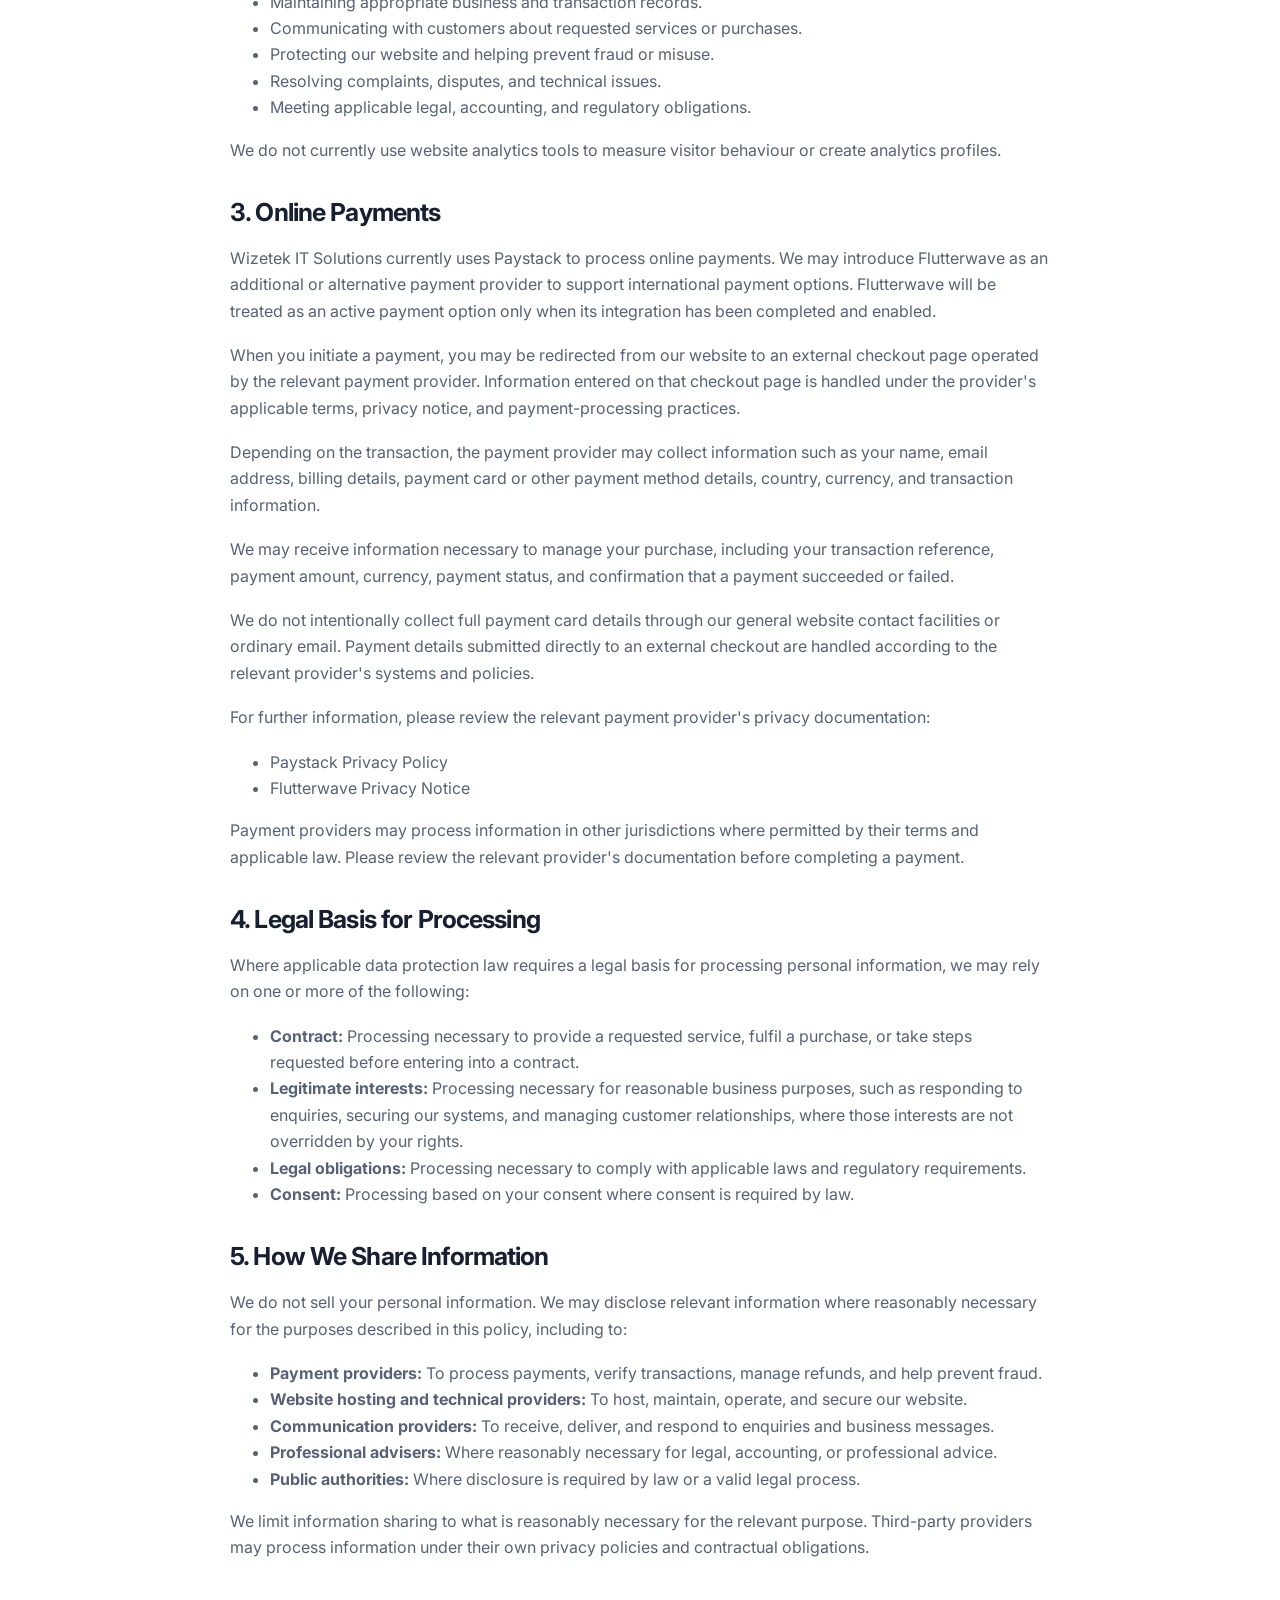
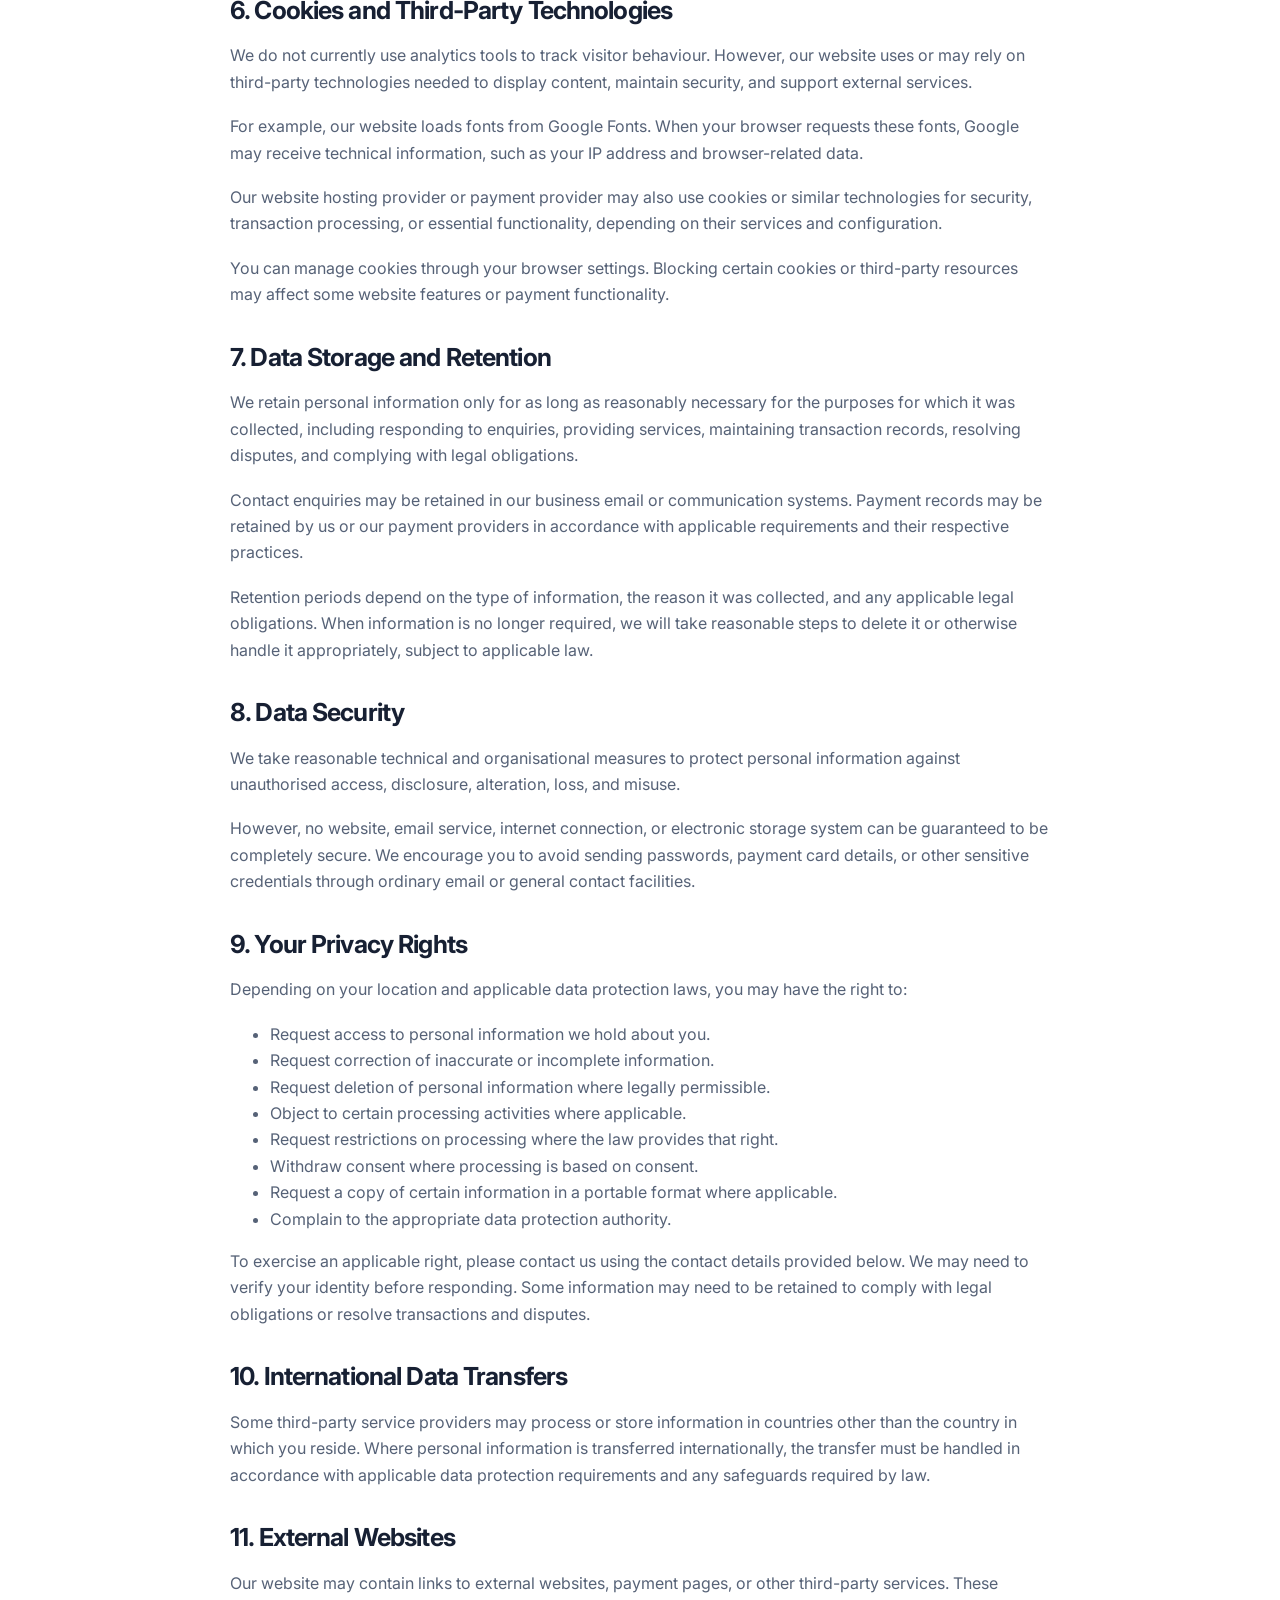
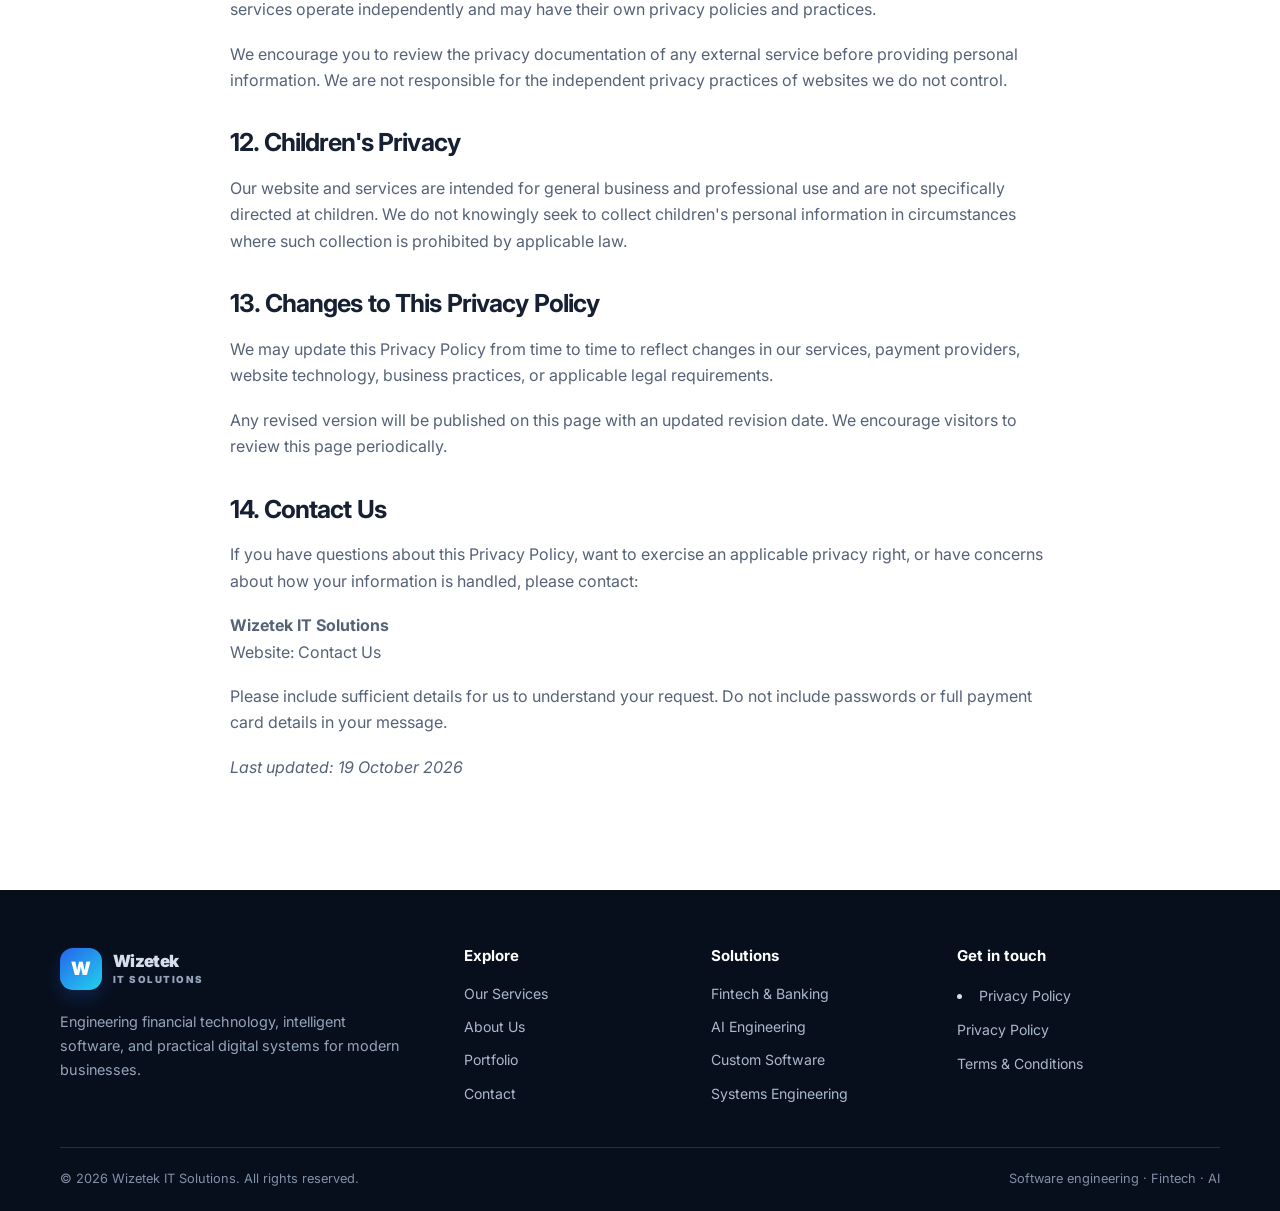
<file: privacy-policy.html>
<!doctype html>
<html lang="en">
<head>
  <meta charset="utf-8">
  <meta name="viewport" content="width=device-width, initial-scale=1">

  <title>Privacy Policy | Wizetek IT Solutions</title>
  <meta name="description" content="Read the Privacy Policy of Wizetek IT Solutions to understand how we handle contact enquiries, personal information, and online payments.">
  <meta name="theme-color" content="#0b1220">

  <meta property="og:title" content="Privacy Policy | Wizetek IT Solutions">
  <meta property="og:description" content="Learn how Wizetek IT Solutions collects, uses, and protects personal information.">
  <meta property="og:type" content="website">

  <link rel="preconnect" href="https://fonts.googleapis.com">
  <link rel="preconnect" href="https://fonts.gstatic.com" crossorigin>
  <link href="https://fonts.googleapis.com/css2?family=Inter:wght@400;500;600;700;800;900&display=swap" rel="stylesheet">

  <link rel="stylesheet" href="css/style.css">
  <link rel="icon" href="assets/favicon.svg" type="image/svg+xml">
</head>

<body>

<header class="site-header">
  <div class="container nav-wrap">

    <a class="brand" href="index.html" aria-label="Wizetek IT Solutions home">
      <span class="brand-mark">W</span>
      <span class="brand-name">Wizetek <small>IT Solutions</small></span>
    </a>

    <button
      class="menu-toggle"
      type="button"
      aria-label="Open navigation menu"
      aria-expanded="false"
      aria-controls="primary-navigation">
      ☰
    </button>

    <nav class="nav-links" id="primary-navigation" aria-label="Primary navigation">
      <a href="index.html" data-page="index.html">Home</a>
      <a href="services.html" data-page="services.html">Services</a>
      <a href="about.html" data-page="about.html">About Us</a>
      <a href="portfolio.html" data-page="portfolio.html">Portfolio</a>
      <a href="contact.html" data-page="contact.html">Contact Us</a>
      <a class="nav-cta" href="contact.html">Discuss a Project ↗</a>
    </nav>

  </div>
</header>

<main>

  <section class="page-hero">
    <div class="container">
      <div class="breadcrumb">
        <a href="index.html">Home</a> / Privacy Policy
      </div>

      <span class="eyebrow">Your privacy matters</span>

      <h1>Privacy Policy</h1>

      <p>Last updated: 19 October 2026</p>
    </div>
  </section>

  <section class="section">
    <div class="container policy-content">

      <p>
        Wizetek IT Solutions ("Wizetek", "we", "our", or "us")
        respects your privacy and is committed to handling personal
        information responsibly. This Privacy Policy explains how we
        collect, use, disclose, and protect information when you visit
        our website, contact us, or make a payment for our products
        or services.
      </p>

      <p>
        Our website does not require visitors to create accounts or
        register to browse its pages. By using our website, you
        acknowledge this Privacy Policy. Where consent is required
        by applicable law, we will seek it as appropriate.
      </p>

      <h2>1. Information We Collect</h2>

      <p>
        The information we collect depends on how you interact with
        our website and services.
      </p>

      <p><strong>Information you provide when contacting us</strong></p>

      <p>
        When you contact us by email, telephone, or through a contact
        facility on our website, we may receive information such as:
      </p>

      <ul>
        <li>Your name and email address.</li>
        <li>Your telephone number, if provided.</li>
        <li>Your company or organisation name, if applicable.</li>
        <li>Project requirements, service enquiries, and messages.</li>
        <li>Other information you voluntarily include in your communication.</li>
      </ul>

      <p><strong>Payment and transaction information</strong></p>

      <p>
        When you purchase a product or service, we may receive
        transaction information from our payment provider, including
        a transaction reference, payment amount, currency, payment
        status, and confirmation details. The information available
        to us depends on the payment method and provider.
      </p>

      <p><strong>Technical information</strong></p>

      <p>
        Our website hosting provider and external services may
        automatically process certain technical information when
        you visit the website. Depending on the service, this may
        include an IP address, browser type, device information,
        connection logs, and security-related information.
      </p>

      <h2>2. How We Use Your Information</h2>

      <p>We may use personal information for the following purposes:</p>

      <ul>
        <li>Responding to questions, enquiries, and service requests.</li>
        <li>Discussing project requirements and providing quotations.</li>
        <li>Delivering and supporting our software and technology services.</li>
        <li>Processing purchases and verifying payment status.</li>
        <li>Maintaining appropriate business and transaction records.</li>
        <li>Communicating with customers about requested services or purchases.</li>
        <li>Protecting our website and helping prevent fraud or misuse.</li>
        <li>Resolving complaints, disputes, and technical issues.</li>
        <li>Meeting applicable legal, accounting, and regulatory obligations.</li>
      </ul>

      <p>
        We do not currently use website analytics tools to measure
        visitor behaviour or create analytics profiles.
      </p>

      <h2>3. Online Payments</h2>

      <p>
        Wizetek IT Solutions currently uses Paystack to process
        online payments. We may introduce Flutterwave as an
        additional or alternative payment provider to support
        international payment options. Flutterwave will be treated
        as an active payment option only when its integration has
        been completed and enabled.
      </p>

      <p>
        When you initiate a payment, you may be redirected from
        our website to an external checkout page operated by the
        relevant payment provider. Information entered on that
        checkout page is handled under the provider's applicable
        terms, privacy notice, and payment-processing practices.
      </p>

      <p>
        Depending on the transaction, the payment provider may
        collect information such as your name, email address,
        billing details, payment card or other payment method
        details, country, currency, and transaction information.
      </p>

      <p>
        We may receive information necessary to manage your
        purchase, including your transaction reference, payment
        amount, currency, payment status, and confirmation that
        a payment succeeded or failed.
      </p>

      <p>
        We do not intentionally collect full payment card details
        through our general website contact facilities or ordinary
        email. Payment details submitted directly to an external
        checkout are handled according to the relevant provider's
        systems and policies.
      </p>

      <p>
        For further information, please review the relevant
        payment provider's privacy documentation:
      </p>

      <ul>
        <li>
          <a href="https://paystack.com/privacy"
             target="_blank"
             rel="noopener noreferrer">
            Paystack Privacy Policy
          </a>
        </li>
        <li>
          <a href="https://flutterwave.com/ng/privacy-notice"
             target="_blank"
             rel="noopener noreferrer">
            Flutterwave Privacy Notice
          </a>
        </li>
      </ul>

      <p>
        Payment providers may process information in other
        jurisdictions where permitted by their terms and
        applicable law. Please review the relevant provider's
        documentation before completing a payment.
      </p>

      <h2>4. Legal Basis for Processing</h2>

      <p>
        Where applicable data protection law requires a legal
        basis for processing personal information, we may rely
        on one or more of the following:
      </p>

      <ul>
        <li>
          <strong>Contract:</strong> Processing necessary to provide
          a requested service, fulfil a purchase, or take steps
          requested before entering into a contract.
        </li>
        <li>
          <strong>Legitimate interests:</strong> Processing necessary
          for reasonable business purposes, such as responding to
          enquiries, securing our systems, and managing customer
          relationships, where those interests are not overridden
          by your rights.
        </li>
        <li>
          <strong>Legal obligations:</strong> Processing necessary
          to comply with applicable laws and regulatory requirements.
        </li>
        <li>
          <strong>Consent:</strong> Processing based on your consent
          where consent is required by law.
        </li>
      </ul>

      <h2>5. How We Share Information</h2>

      <p>
        We do not sell your personal information. We may disclose
        relevant information where reasonably necessary for the
        purposes described in this policy, including to:
      </p>

      <ul>
        <li>
          <strong>Payment providers:</strong> To process payments,
          verify transactions, manage refunds, and help prevent fraud.
        </li>
        <li>
          <strong>Website hosting and technical providers:</strong>
          To host, maintain, operate, and secure our website.
        </li>
        <li>
          <strong>Communication providers:</strong> To receive,
          deliver, and respond to enquiries and business messages.
        </li>
        <li>
          <strong>Professional advisers:</strong> Where reasonably
          necessary for legal, accounting, or professional advice.
        </li>
        <li>
          <strong>Public authorities:</strong> Where disclosure is
          required by law or a valid legal process.
        </li>
      </ul>

      <p>
        We limit information sharing to what is reasonably
        necessary for the relevant purpose. Third-party providers
        may process information under their own privacy policies
        and contractual obligations.
      </p>

      <h2>6. Cookies and Third-Party Technologies</h2>

      <p>
        We do not currently use analytics tools to track visitor
        behaviour. However, our website uses or may rely on
        third-party technologies needed to display content,
        maintain security, and support external services.
      </p>

      <p>
        For example, our website loads fonts from Google Fonts.
        When your browser requests these fonts, Google may receive
        technical information, such as your IP address and
        browser-related data.
      </p>

      <p>
        Our website hosting provider or payment provider may also
        use cookies or similar technologies for security,
        transaction processing, or essential functionality,
        depending on their services and configuration.
      </p>

      <p>
        You can manage cookies through your browser settings.
        Blocking certain cookies or third-party resources may
        affect some website features or payment functionality.
      </p>

      <h2>7. Data Storage and Retention</h2>

      <p>
        We retain personal information only for as long as
        reasonably necessary for the purposes for which it
        was collected, including responding to enquiries,
        providing services, maintaining transaction records,
        resolving disputes, and complying with legal obligations.
      </p>

      <p>
        Contact enquiries may be retained in our business email
        or communication systems. Payment records may be retained
        by us or our payment providers in accordance with
        applicable requirements and their respective practices.
      </p>

      <p>
        Retention periods depend on the type of information,
        the reason it was collected, and any applicable legal
        obligations. When information is no longer required,
        we will take reasonable steps to delete it or otherwise
        handle it appropriately, subject to applicable law.
      </p>

      <h2>8. Data Security</h2>

      <p>
        We take reasonable technical and organisational measures
        to protect personal information against unauthorised
        access, disclosure, alteration, loss, and misuse.
      </p>

      <p>
        However, no website, email service, internet connection,
        or electronic storage system can be guaranteed to be
        completely secure. We encourage you to avoid sending
        passwords, payment card details, or other sensitive
        credentials through ordinary email or general contact
        facilities.
      </p>

      <h2>9. Your Privacy Rights</h2>

      <p>
        Depending on your location and applicable data protection
        laws, you may have the right to:
      </p>

      <ul>
        <li>Request access to personal information we hold about you.</li>
        <li>Request correction of inaccurate or incomplete information.</li>
        <li>Request deletion of personal information where legally permissible.</li>
        <li>Object to certain processing activities where applicable.</li>
        <li>Request restrictions on processing where the law provides that right.</li>
        <li>Withdraw consent where processing is based on consent.</li>
        <li>Request a copy of certain information in a portable format where applicable.</li>
        <li>Complain to the appropriate data protection authority.</li>
      </ul>

      <p>
        To exercise an applicable right, please contact us using
        the contact details provided below. We may need to verify
        your identity before responding. Some information may need
        to be retained to comply with legal obligations or resolve
        transactions and disputes.
      </p>

      <h2>10. International Data Transfers</h2>

      <p>
        Some third-party service providers may process or store
        information in countries other than the country in which
        you reside. Where personal information is transferred
        internationally, the transfer must be handled in
        accordance with applicable data protection requirements
        and any safeguards required by law.
      </p>

      <h2>11. External Websites</h2>

      <p>
        Our website may contain links to external websites,
        payment pages, or other third-party services. These
        services operate independently and may have their own
        privacy policies and practices.
      </p>

      <p>
        We encourage you to review the privacy documentation
        of any external service before providing personal
        information. We are not responsible for the independent
        privacy practices of websites we do not control.
      </p>

      <h2>12. Children's Privacy</h2>

      <p>
        Our website and services are intended for general
        business and professional use and are not specifically
        directed at children. We do not knowingly seek to collect
        children's personal information in circumstances where
        such collection is prohibited by applicable law.
      </p>

      <h2>13. Changes to This Privacy Policy</h2>

      <p>
        We may update this Privacy Policy from time to time
        to reflect changes in our services, payment providers,
        website technology, business practices, or applicable
        legal requirements.
      </p>

      <p>
        Any revised version will be published on this page
        with an updated revision date. We encourage visitors
        to review this page periodically.
      </p>

      <h2>14. Contact Us</h2>

      <p>
        If you have questions about this Privacy Policy, want
        to exercise an applicable privacy right, or have
        concerns about how your information is handled,
        please contact:
      </p>

      <p>
        <strong>Wizetek IT Solutions</strong><br>
        Website: <a href="contact.html">Contact Us</a>
      </p>

      <p>
        Please include sufficient details for us to understand
        your request. Do not include passwords or full payment
        card details in your message.
      </p>

      <p>
        <em>Last updated: 19 October 2026</em>
      </p>

    </div>
  </section>

</main>

<footer class="site-footer">
  <div class="container">

    <div class="footer-grid">

      <div>
        <a class="brand" href="index.html">
          <span class="brand-mark">W</span>
          <span class="brand-name">Wizetek <small>IT Solutions</small></span>
        </a>

        <p>
          Engineering financial technology, intelligent software,
          and practical digital systems for modern businesses.
        </p>
      </div>

      <div>
        <h4>Explore</h4>
        <div class="footer-links">
          <a href="services.html">Our Services</a>
          <a href="about.html">About Us</a>
          <a href="portfolio.html">Portfolio</a>
          <a href="contact.html">Contact</a>
        </div>
      </div>

      <div>
        <h4>Solutions</h4>
        <div class="footer-links">
          <a href="services.html#fintech">Fintech &amp; Banking</a>
          <a href="services.html#ai">AI Engineering</a>
          <a href="services.html#software">Custom Software</a>
          <a href="services.html#systems">Systems Engineering</a>
        </div>
      </div>

      <div>
        <h4>Get in touch</h4>
        <div class="footer-links">
          <li><a href="privacy-policy.html">Privacy Policy</a></li>
          <a href="privacy-policy.html">Privacy Policy</a>
          <a href="terms.html">Terms &amp; Conditions</a>
        </div>
      </div>

    </div>

    <div class="footer-bottom">
      <span>
        © <span data-year></span> Wizetek IT Solutions. All rights reserved.
      </span>
      <span>Software engineering · Fintech · AI</span>
    </div>

  </div>
</footer>

<script src="js/main.js" defer></script>

</body>
</html>
</file>
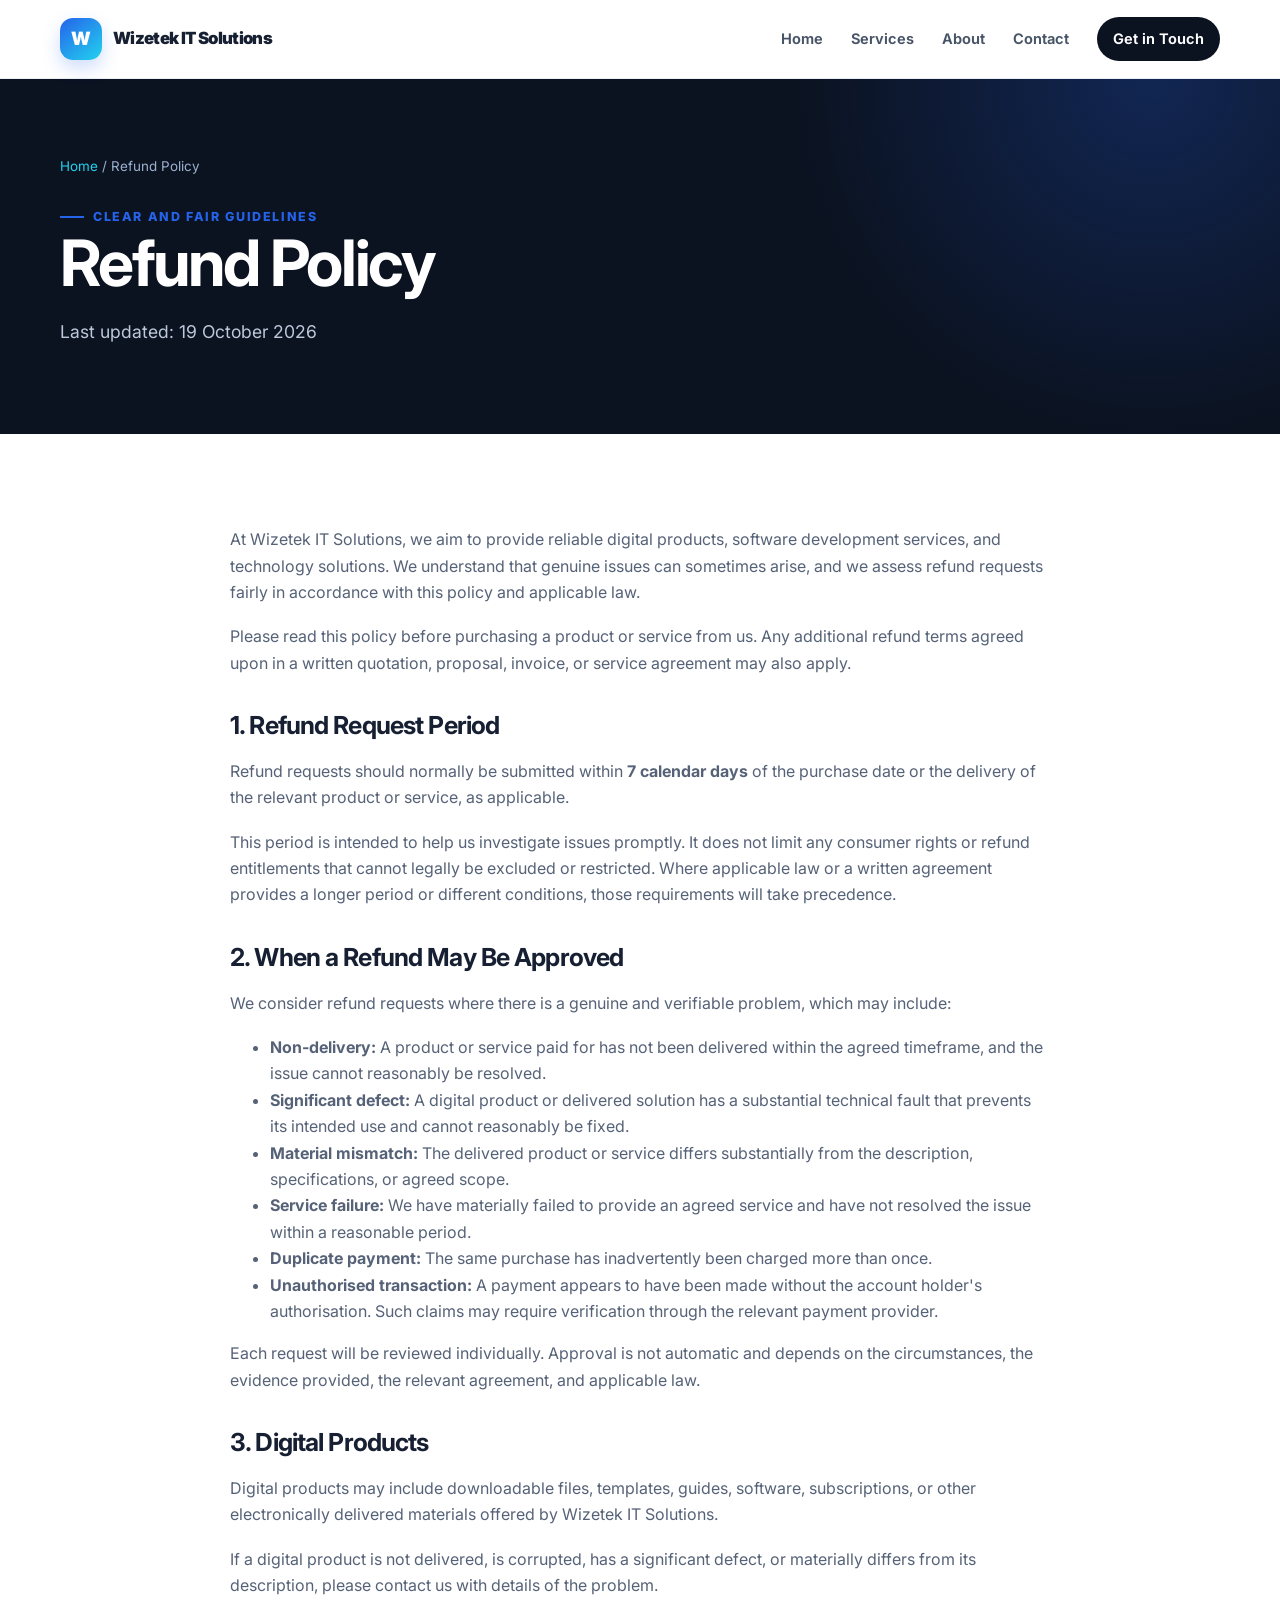
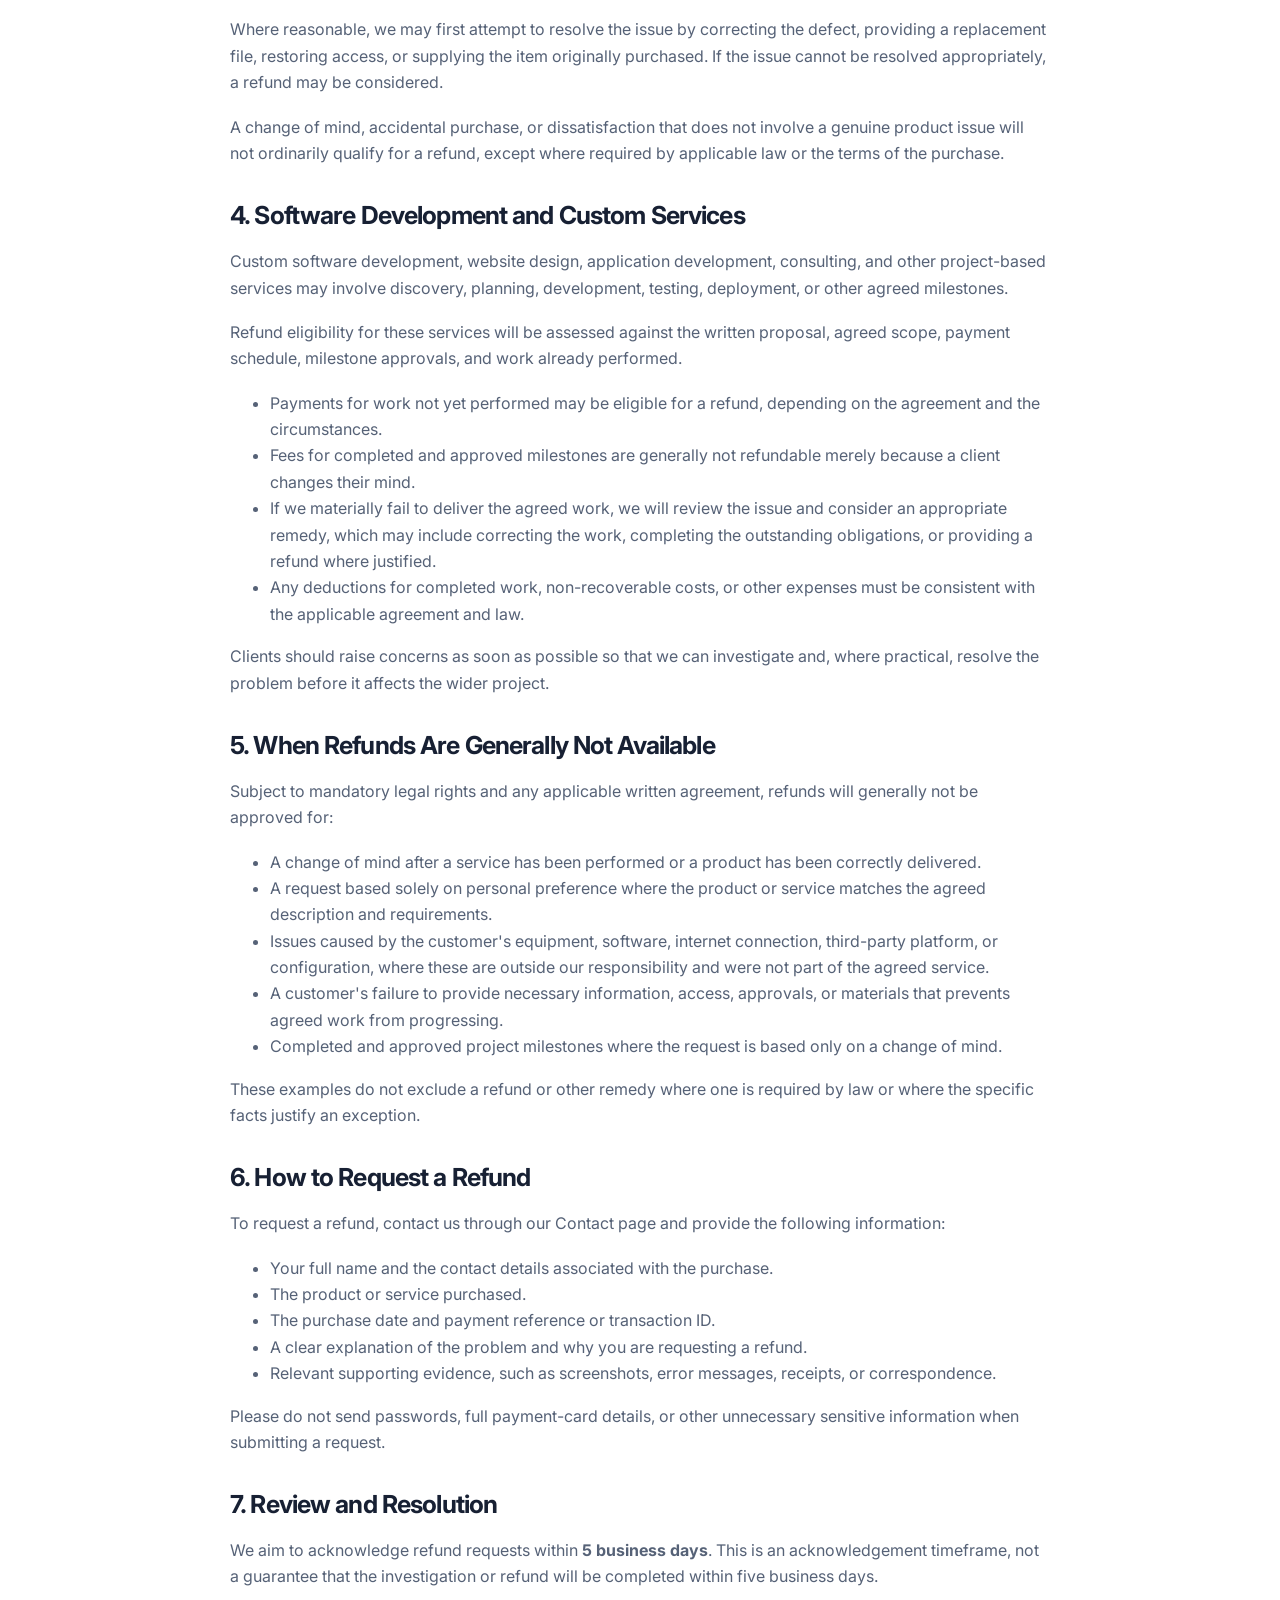
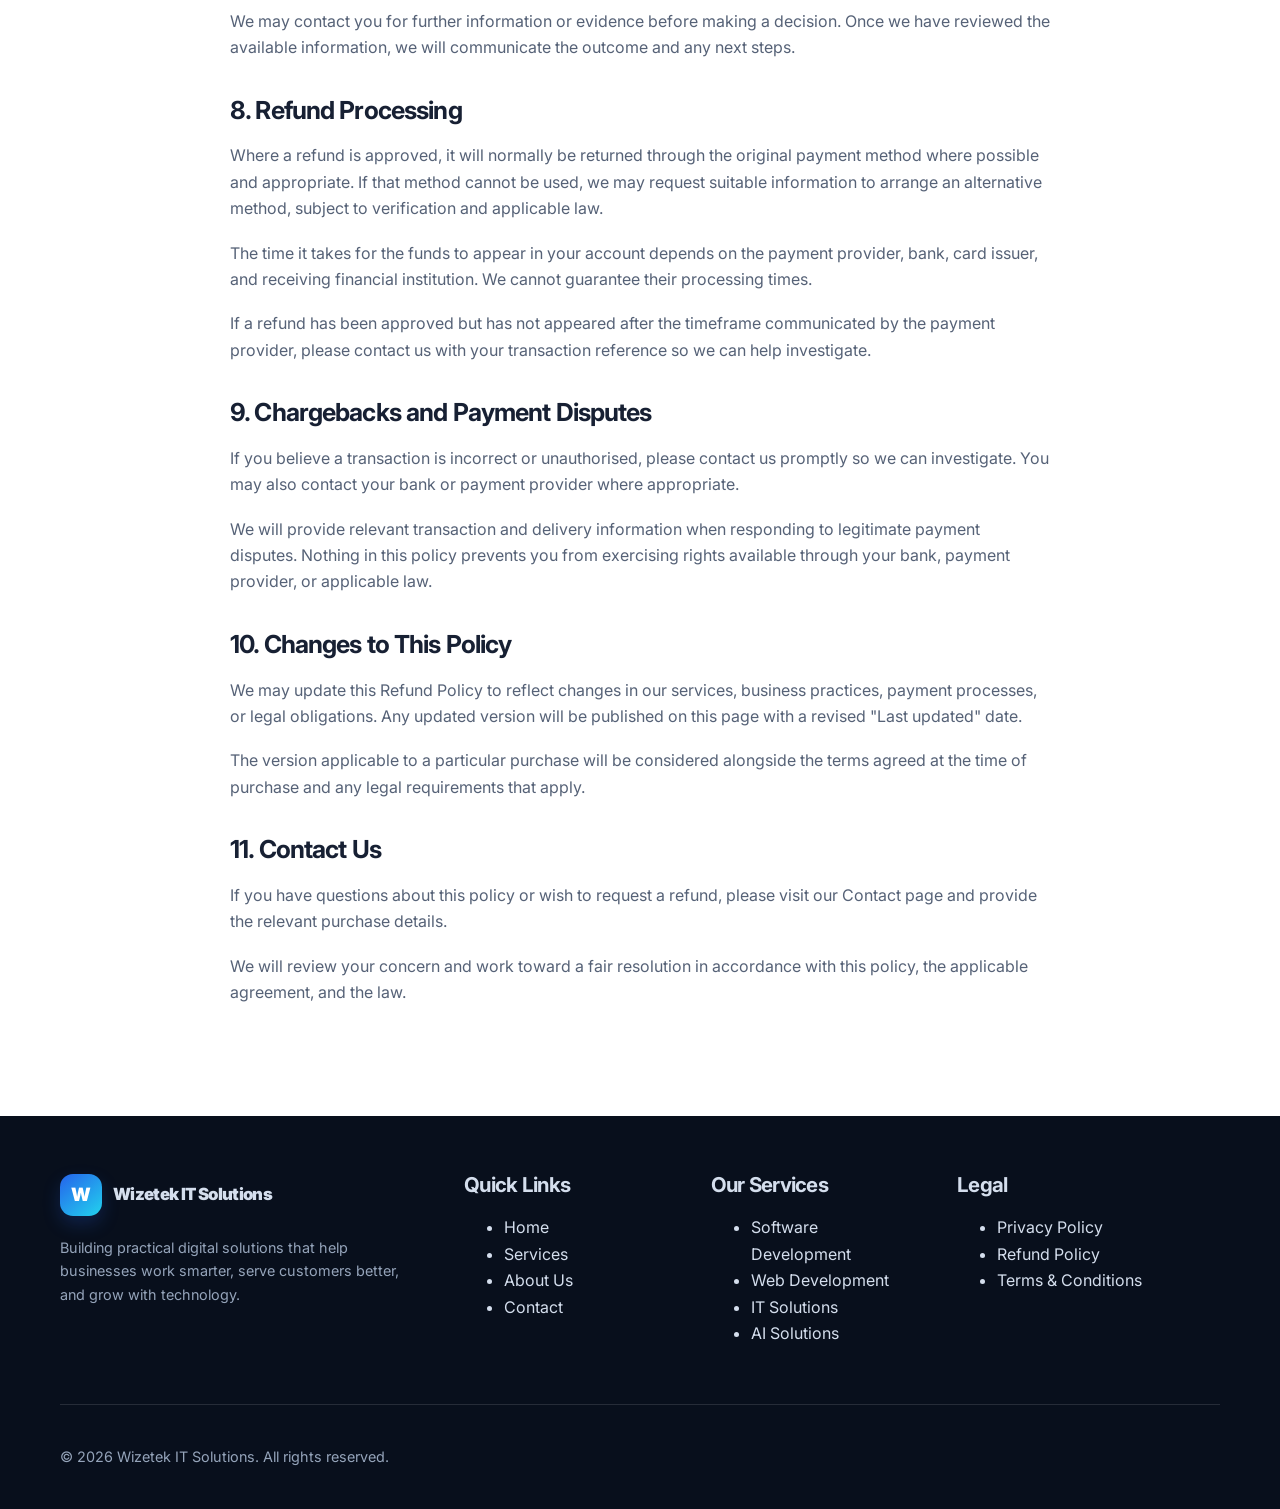
<file: refund-policy.html>
<!DOCTYPE html>
<html lang="en">
<head>
  <meta charset="UTF-8">
  <meta name="viewport" content="width=device-width, initial-scale=1.0">
  <meta name="theme-color" content="#0b1220">

  <title>Refund Policy | Wizetek IT Solutions</title>
  <meta
    name="description"
    content="Read the Wizetek IT Solutions Refund Policy, including eligibility, refund requests, digital products, and software development services."
  >

  <meta property="og:title" content="Refund Policy | Wizetek IT Solutions">
  <meta
    property="og:description"
    content="Understand our refund eligibility and how to request a refund from Wizetek IT Solutions."
  >
  <meta property="og:type" content="website">

  <link rel="icon" href="assets/favicon.svg" type="image/svg+xml">
  <link rel="preconnect" href="https://fonts.googleapis.com">
  <link rel="preconnect" href="https://fonts.gstatic.com" crossorigin>
  <link
    href="https://fonts.googleapis.com/css2?family=Inter:wght@400;500;600;700;800&display=swap"
    rel="stylesheet"
  >
  <link rel="stylesheet" href="css/style.css">

  <script src="js/main.js" defer></script>
</head>

<body>

  <!-- Header: keep consistent with the other website pages -->
  <header class="site-header">
    <div class="container nav-wrap">
      <a href="index.html" class="brand" aria-label="Wizetek IT Solutions home">
        <span class="brand-mark">W</span>
        <span class="brand-name">Wizetek IT Solutions</span>
      </a>

      <button
        class="menu-toggle"
        type="button"
        aria-label="Toggle navigation"
        aria-expanded="false"
      >
        <span></span>
        <span></span>
        <span></span>
      </button>

      <nav class="nav-links" aria-label="Main navigation">
        <a href="index.html">Home</a>
        <a href="index.html#services">Services</a>
        <a href="index.html#about">About</a>
        <a href="contact.html">Contact</a>
        <a href="contact.html" class="nav-cta">Get in Touch</a>
      </nav>
    </div>
  </header>

  <main>
    <!-- Page heading: same structure as privacy-policy.html -->
    <section class="page-hero">
      <div class="container">
        <div class="breadcrumb">
          <a href="index.html">Home</a> / Refund Policy
        </div>

        <span class="eyebrow">Clear and fair guidelines</span>

        <h1>Refund Policy</h1>

        <p>Last updated: 19 October 2026</p>
      </div>
    </section>

    <!-- Policy content: same container and structure as privacy-policy.html -->
    <section class="section">
      <div class="container policy-content">

        <p>
          At Wizetek IT Solutions, we aim to provide reliable digital products,
          software development services, and technology solutions. We understand
          that genuine issues can sometimes arise, and we assess refund requests
          fairly in accordance with this policy and applicable law.
        </p>

        <p>
          Please read this policy before purchasing a product or service from us.
          Any additional refund terms agreed upon in a written quotation,
          proposal, invoice, or service agreement may also apply.
        </p>

        <h2>1. Refund Request Period</h2>

        <p>
          Refund requests should normally be submitted within
          <strong>7 calendar days</strong> of the purchase date or the delivery
          of the relevant product or service, as applicable.
        </p>

        <p>
          This period is intended to help us investigate issues promptly. It
          does not limit any consumer rights or refund entitlements that cannot
          legally be excluded or restricted. Where applicable law or a written
          agreement provides a longer period or different conditions, those
          requirements will take precedence.
        </p>

        <h2>2. When a Refund May Be Approved</h2>

        <p>
          We consider refund requests where there is a genuine and verifiable
          problem, which may include:
        </p>

        <ul>
          <li>
            <strong>Non-delivery:</strong> A product or service paid for has not
            been delivered within the agreed timeframe, and the issue cannot
            reasonably be resolved.
          </li>
          <li>
            <strong>Significant defect:</strong> A digital product or delivered
            solution has a substantial technical fault that prevents its
            intended use and cannot reasonably be fixed.
          </li>
          <li>
            <strong>Material mismatch:</strong> The delivered product or service
            differs substantially from the description, specifications, or
            agreed scope.
          </li>
          <li>
            <strong>Service failure:</strong> We have materially failed to
            provide an agreed service and have not resolved the issue within a
            reasonable period.
          </li>
          <li>
            <strong>Duplicate payment:</strong> The same purchase has
            inadvertently been charged more than once.
          </li>
          <li>
            <strong>Unauthorised transaction:</strong> A payment appears to
            have been made without the account holder's authorisation. Such
            claims may require verification through the relevant payment
            provider.
          </li>
        </ul>

        <p>
          Each request will be reviewed individually. Approval is not automatic
          and depends on the circumstances, the evidence provided, the relevant
          agreement, and applicable law.
        </p>

        <h2>3. Digital Products</h2>

        <p>
          Digital products may include downloadable files, templates, guides,
          software, subscriptions, or other electronically delivered materials
          offered by Wizetek IT Solutions.
        </p>

        <p>
          If a digital product is not delivered, is corrupted, has a significant
          defect, or materially differs from its description, please contact us
          with details of the problem.
        </p>

        <p>
          Where reasonable, we may first attempt to resolve the issue by
          correcting the defect, providing a replacement file, restoring access,
          or supplying the item originally purchased. If the issue cannot be
          resolved appropriately, a refund may be considered.
        </p>

        <p>
          A change of mind, accidental purchase, or dissatisfaction that does
          not involve a genuine product issue will not ordinarily qualify for a
          refund, except where required by applicable law or the terms of the
          purchase.
        </p>

        <h2>4. Software Development and Custom Services</h2>

        <p>
          Custom software development, website design, application development,
          consulting, and other project-based services may involve discovery,
          planning, development, testing, deployment, or other agreed milestones.
        </p>

        <p>
          Refund eligibility for these services will be assessed against the
          written proposal, agreed scope, payment schedule, milestone approvals,
          and work already performed.
        </p>

        <ul>
          <li>
            Payments for work not yet performed may be eligible for a refund,
            depending on the agreement and the circumstances.
          </li>
          <li>
            Fees for completed and approved milestones are generally not
            refundable merely because a client changes their mind.
          </li>
          <li>
            If we materially fail to deliver the agreed work, we will review
            the issue and consider an appropriate remedy, which may include
            correcting the work, completing the outstanding obligations, or
            providing a refund where justified.
          </li>
          <li>
            Any deductions for completed work, non-recoverable costs, or other
            expenses must be consistent with the applicable agreement and law.
          </li>
        </ul>

        <p>
          Clients should raise concerns as soon as possible so that we can
          investigate and, where practical, resolve the problem before it
          affects the wider project.
        </p>

        <h2>5. When Refunds Are Generally Not Available</h2>

        <p>
          Subject to mandatory legal rights and any applicable written
          agreement, refunds will generally not be approved for:
        </p>

        <ul>
          <li>
            A change of mind after a service has been performed or a product
            has been correctly delivered.
          </li>
          <li>
            A request based solely on personal preference where the product
            or service matches the agreed description and requirements.
          </li>
          <li>
            Issues caused by the customer's equipment, software, internet
            connection, third-party platform, or configuration, where these
            are outside our responsibility and were not part of the agreed
            service.
          </li>
          <li>
            A customer's failure to provide necessary information, access,
            approvals, or materials that prevents agreed work from progressing.
          </li>
          <li>
            Completed and approved project milestones where the request is
            based only on a change of mind.
          </li>
        </ul>

        <p>
          These examples do not exclude a refund or other remedy where one is
          required by law or where the specific facts justify an exception.
        </p>

        <h2>6. How to Request a Refund</h2>

        <p>
          To request a refund, contact us through our
          <a href="contact.html">Contact page</a> and provide the following
          information:
        </p>

        <ul>
          <li>Your full name and the contact details associated with the purchase.</li>
          <li>The product or service purchased.</li>
          <li>The purchase date and payment reference or transaction ID.</li>
          <li>A clear explanation of the problem and why you are requesting a refund.</li>
          <li>Relevant supporting evidence, such as screenshots, error messages,
            receipts, or correspondence.</li>
        </ul>

        <p>
          Please do not send passwords, full payment-card details, or other
          unnecessary sensitive information when submitting a request.
        </p>

        <h2>7. Review and Resolution</h2>

        <p>
          We aim to acknowledge refund requests within
          <strong>5 business days</strong>. This is an acknowledgement
          timeframe, not a guarantee that the investigation or refund will be
          completed within five business days.
        </p>

        <p>
          We may contact you for further information or evidence before making
          a decision. Once we have reviewed the available information, we will
          communicate the outcome and any next steps.
        </p>

        <h2>8. Refund Processing</h2>

        <p>
          Where a refund is approved, it will normally be returned through the
          original payment method where possible and appropriate. If that
          method cannot be used, we may request suitable information to arrange
          an alternative method, subject to verification and applicable law.
        </p>

        <p>
          The time it takes for the funds to appear in your account depends on
          the payment provider, bank, card issuer, and receiving financial
          institution. We cannot guarantee their processing times.
        </p>

        <p>
          If a refund has been approved but has not appeared after the
          timeframe communicated by the payment provider, please contact us
          with your transaction reference so we can help investigate.
        </p>

        <h2>9. Chargebacks and Payment Disputes</h2>

        <p>
          If you believe a transaction is incorrect or unauthorised, please
          contact us promptly so we can investigate. You may also contact your
          bank or payment provider where appropriate.
        </p>

        <p>
          We will provide relevant transaction and delivery information when
          responding to legitimate payment disputes. Nothing in this policy
          prevents you from exercising rights available through your bank,
          payment provider, or applicable law.
        </p>

        <h2>10. Changes to This Policy</h2>

        <p>
          We may update this Refund Policy to reflect changes in our services,
          business practices, payment processes, or legal obligations. Any
          updated version will be published on this page with a revised
          "Last updated" date.
        </p>

        <p>
          The version applicable to a particular purchase will be considered
          alongside the terms agreed at the time of purchase and any legal
          requirements that apply.
        </p>

        <h2>11. Contact Us</h2>

        <p>
          If you have questions about this policy or wish to request a refund,
          please visit our <a href="contact.html">Contact page</a> and provide
          the relevant purchase details.
        </p>

        <p>
          We will review your concern and work toward a fair resolution in
          accordance with this policy, the applicable agreement, and the law.
        </p>

      </div>
    </section>
  </main>

  <!-- Footer: consistent with the other website pages -->
  <footer class="site-footer">
    <div class="container">
      <div class="footer-grid">

        <div class="footer-brand">
          <a href="index.html" class="brand">
            <span class="brand-mark">W</span>
            <span class="brand-name">Wizetek IT Solutions</span>
          </a>

          <p>
            Building practical digital solutions that help businesses work
            smarter, serve customers better, and grow with technology.
          </p>
        </div>

        <div class="footer-col">
          <h3>Quick Links</h3>
          <ul>
            <li><a href="index.html">Home</a></li>
            <li><a href="index.html#services">Services</a></li>
            <li><a href="index.html#about">About Us</a></li>
            <li><a href="contact.html">Contact</a></li>
          </ul>
        </div>

        <div class="footer-col">
          <h3>Our Services</h3>
          <ul>
            <li><a href="index.html#services">Software Development</a></li>
            <li><a href="index.html#services">Web Development</a></li>
            <li><a href="index.html#services">IT Solutions</a></li>
            <li><a href="index.html#services">AI Solutions</a></li>
          </ul>
        </div>

        <div class="footer-col">
          <h3>Legal</h3>
          <ul>
            <li><a href="privacy-policy.html">Privacy Policy</a></li>
            <li><a href="refund-policy.html">Refund Policy</a></li>
            <li><a href="terms.html">Terms &amp; Conditions</a></li>
          </ul>
        </div>

      </div>

      <div class="footer-bottom">
        <p>
          &copy; <span data-year></span> Wizetek IT Solutions.
          All rights reserved.
        </p>
      </div>
    </div>
  </footer>

</body>
</html>
</file>
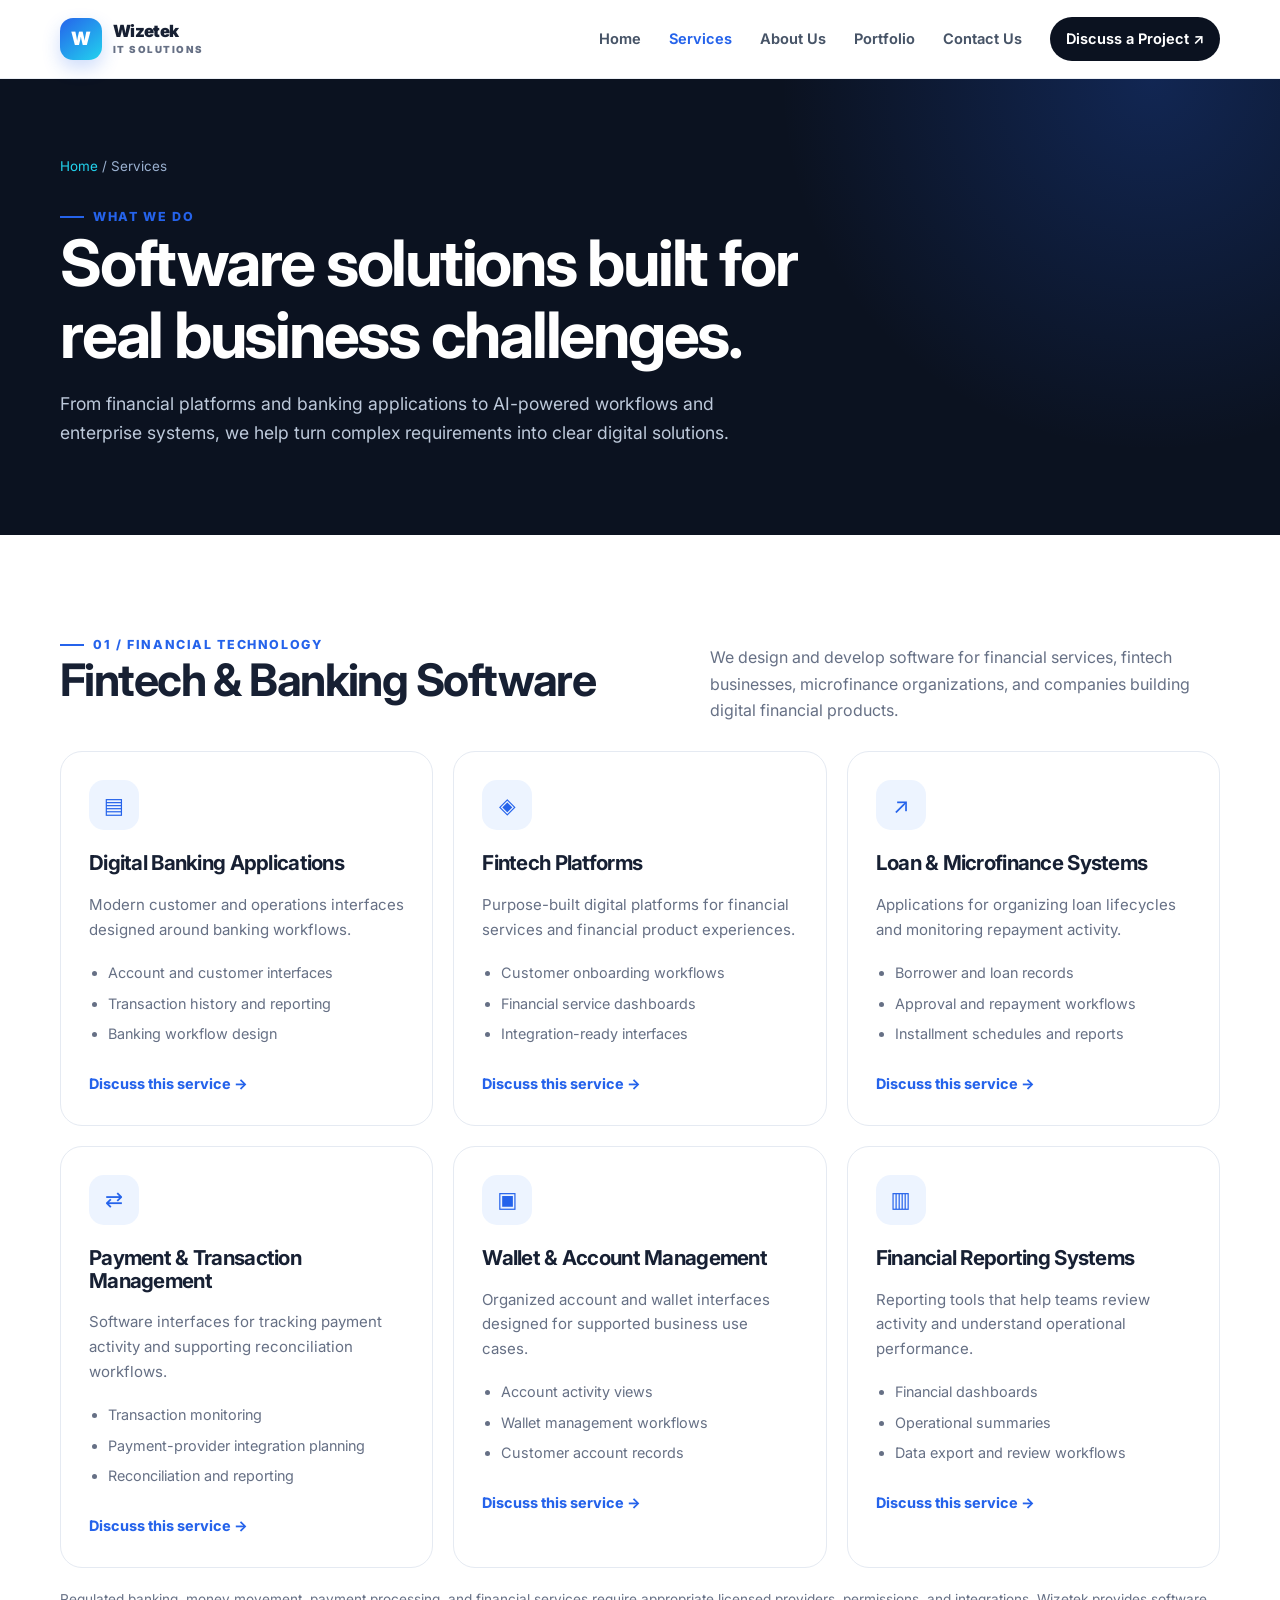
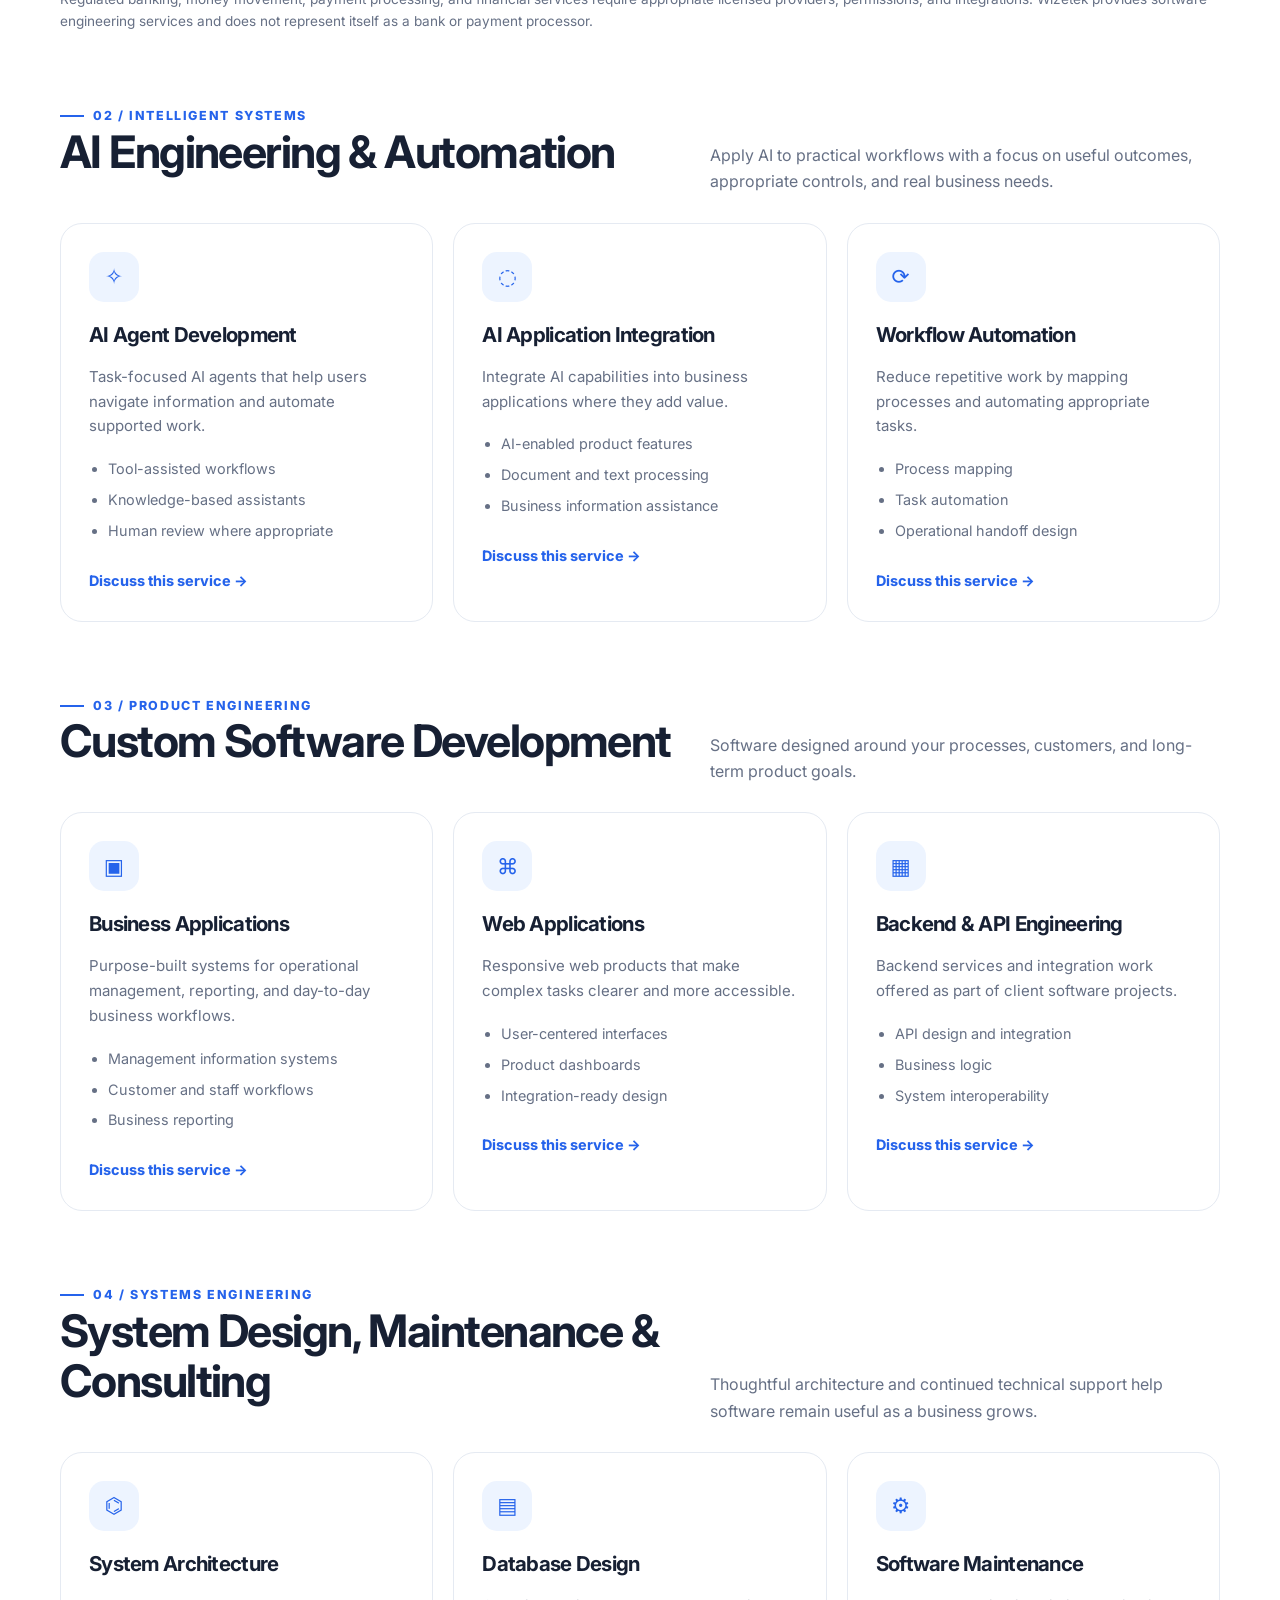
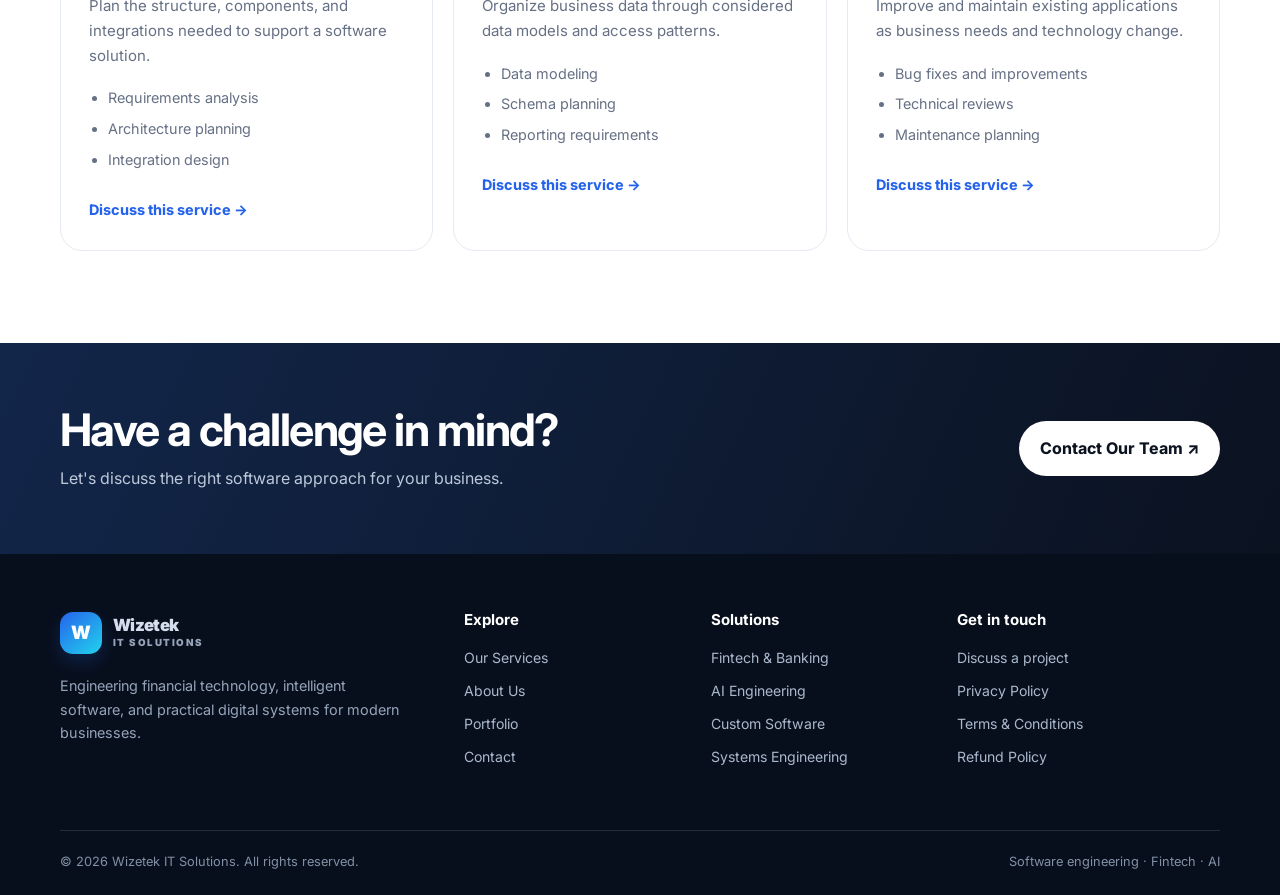
<file: services.html>
<!doctype html>
<html lang="en">
<head>
  <meta charset="utf-8">
  <meta name="viewport" content="width=device-width, initial-scale=1">
  <title>Services | Wizetek IT Solutions</title>
  <meta name="description" content="Explore Wizetek IT Solutions services in fintech and banking software, AI engineering, custom software development, and systems engineering.">
  <meta name="theme-color" content="#0b1220">
  <meta property="og:title" content="Services | Wizetek IT Solutions">
  <meta property="og:description" content="Explore Wizetek IT Solutions services in fintech and banking software, AI engineering, custom software development, and systems engineering.">
  <meta property="og:type" content="website">
  <link rel="preconnect" href="https://fonts.googleapis.com">
  <link rel="preconnect" href="https://fonts.gstatic.com" crossorigin>
  <link href="https://fonts.googleapis.com/css2?family=Inter:wght@400;500;600;700;800;900&display=swap" rel="stylesheet">
  <link rel="stylesheet" href="css/style.css">
  <link rel="icon" href="assets/favicon.svg" type="image/svg+xml">
</head>
<body>

<header class="site-header">
  <div class="container nav-wrap">
    <a class="brand" href="index.html" aria-label="Wizetek IT Solutions home">
      <span class="brand-mark">W</span>
      <span class="brand-name">Wizetek <small>IT Solutions</small></span>
    </a>
    <button class="menu-toggle" type="button" aria-label="Open navigation menu" aria-expanded="false" aria-controls="primary-navigation">☰</button>
    <nav class="nav-links" id="primary-navigation" aria-label="Primary navigation">
      <a href="index.html" data-page="index.html">Home</a><a href="services.html" data-page="services.html" class="active">Services</a><a href="about.html" data-page="about.html">About Us</a><a href="portfolio.html" data-page="portfolio.html">Portfolio</a><a href="contact.html" data-page="contact.html">Contact Us</a>
      <a class="nav-cta" href="contact.html">Discuss a Project ↗</a>
    </nav>
  </div>
</header>
<main>

<section class="page-hero"><div class="container"><div class="breadcrumb"><a href="index.html">Home</a> / Services</div><span class="eyebrow">What we do</span><h1>Software solutions built for real business challenges.</h1><p>From financial platforms and banking applications to AI-powered workflows and enterprise systems, we help turn complex requirements into clear digital solutions.</p></div></section>
<section class="section"><div class="container">
  <div class="service-group" id="fintech"><div class="service-group-head"><div><span class="eyebrow">01 / Financial technology</span><h2>Fintech & Banking Software</h2></div><p>We design and develop software for financial services, fintech businesses, microfinance organizations, and companies building digital financial products.</p></div>
    <div class="grid grid-3">
      <article class="card service-card reveal"><div class="card-icon">▤</div><h3>Digital Banking Applications</h3><p>Modern customer and operations interfaces designed around banking workflows.</p><ul><li>Account and customer interfaces</li><li>Transaction history and reporting</li><li>Banking workflow design</li></ul><a class="arrow-link" href="contact.html">Discuss this service →</a></article>
      <article class="card service-card reveal"><div class="card-icon">◈</div><h3>Fintech Platforms</h3><p>Purpose-built digital platforms for financial services and financial product experiences.</p><ul><li>Customer onboarding workflows</li><li>Financial service dashboards</li><li>Integration-ready interfaces</li></ul><a class="arrow-link" href="contact.html">Discuss this service →</a></article>
      <article class="card service-card reveal"><div class="card-icon">↗</div><h3>Loan & Microfinance Systems</h3><p>Applications for organizing loan lifecycles and monitoring repayment activity.</p><ul><li>Borrower and loan records</li><li>Approval and repayment workflows</li><li>Installment schedules and reports</li></ul><a class="arrow-link" href="contact.html">Discuss this service →</a></article>
      <article class="card service-card reveal"><div class="card-icon">⇄</div><h3>Payment & Transaction Management</h3><p>Software interfaces for tracking payment activity and supporting reconciliation workflows.</p><ul><li>Transaction monitoring</li><li>Payment-provider integration planning</li><li>Reconciliation and reporting</li></ul><a class="arrow-link" href="contact.html">Discuss this service →</a></article>
      <article class="card service-card reveal"><div class="card-icon">▣</div><h3>Wallet & Account Management</h3><p>Organized account and wallet interfaces designed for supported business use cases.</p><ul><li>Account activity views</li><li>Wallet management workflows</li><li>Customer account records</li></ul><a class="arrow-link" href="contact.html">Discuss this service →</a></article>
      <article class="card service-card reveal"><div class="card-icon">▥</div><h3>Financial Reporting Systems</h3><p>Reporting tools that help teams review activity and understand operational performance.</p><ul><li>Financial dashboards</li><li>Operational summaries</li><li>Data export and review workflows</li></ul><a class="arrow-link" href="contact.html">Discuss this service →</a></article>
    </div>
    <p style="font-size:.85rem;margin-top:20px">Regulated banking, money movement, payment processing, and financial services require appropriate licensed providers, permissions, and integrations. Wizetek provides software engineering services and does not represent itself as a bank or payment processor.</p>
  </div>
  <div class="service-group" id="ai"><div class="service-group-head"><div><span class="eyebrow">02 / Intelligent systems</span><h2>AI Engineering & Automation</h2></div><p>Apply AI to practical workflows with a focus on useful outcomes, appropriate controls, and real business needs.</p></div>
    <div class="grid grid-3">
      <article class="card service-card reveal"><div class="card-icon">✧</div><h3>AI Agent Development</h3><p>Task-focused AI agents that help users navigate information and automate supported work.</p><ul><li>Tool-assisted workflows</li><li>Knowledge-based assistants</li><li>Human review where appropriate</li></ul><a class="arrow-link" href="contact.html">Discuss this service →</a></article>
      <article class="card service-card reveal"><div class="card-icon">◌</div><h3>AI Application Integration</h3><p>Integrate AI capabilities into business applications where they add value.</p><ul><li>AI-enabled product features</li><li>Document and text processing</li><li>Business information assistance</li></ul><a class="arrow-link" href="contact.html">Discuss this service →</a></article>
      <article class="card service-card reveal"><div class="card-icon">⟳</div><h3>Workflow Automation</h3><p>Reduce repetitive work by mapping processes and automating appropriate tasks.</p><ul><li>Process mapping</li><li>Task automation</li><li>Operational handoff design</li></ul><a class="arrow-link" href="contact.html">Discuss this service →</a></article>
    </div>
  </div>
  <div class="service-group" id="software"><div class="service-group-head"><div><span class="eyebrow">03 / Product engineering</span><h2>Custom Software Development</h2></div><p>Software designed around your processes, customers, and long-term product goals.</p></div>
    <div class="grid grid-3">
      <article class="card service-card reveal"><div class="card-icon">▣</div><h3>Business Applications</h3><p>Purpose-built systems for operational management, reporting, and day-to-day business workflows.</p><ul><li>Management information systems</li><li>Customer and staff workflows</li><li>Business reporting</li></ul><a class="arrow-link" href="contact.html">Discuss this service →</a></article>
      <article class="card service-card reveal"><div class="card-icon">⌘</div><h3>Web Applications</h3><p>Responsive web products that make complex tasks clearer and more accessible.</p><ul><li>User-centered interfaces</li><li>Product dashboards</li><li>Integration-ready design</li></ul><a class="arrow-link" href="contact.html">Discuss this service →</a></article>
      <article class="card service-card reveal"><div class="card-icon">▦</div><h3>Backend & API Engineering</h3><p>Backend services and integration work offered as part of client software projects.</p><ul><li>API design and integration</li><li>Business logic</li><li>System interoperability</li></ul><a class="arrow-link" href="contact.html">Discuss this service →</a></article>
    </div>
  </div>
  <div class="service-group" id="systems"><div class="service-group-head"><div><span class="eyebrow">04 / Systems engineering</span><h2>System Design, Maintenance & Consulting</h2></div><p>Thoughtful architecture and continued technical support help software remain useful as a business grows.</p></div>
    <div class="grid grid-3">
      <article class="card service-card reveal"><div class="card-icon">⌬</div><h3>System Architecture</h3><p>Plan the structure, components, and integrations needed to support a software solution.</p><ul><li>Requirements analysis</li><li>Architecture planning</li><li>Integration design</li></ul><a class="arrow-link" href="contact.html">Discuss this service →</a></article>
      <article class="card service-card reveal"><div class="card-icon">▤</div><h3>Database Design</h3><p>Organize business data through considered data models and access patterns.</p><ul><li>Data modeling</li><li>Schema planning</li><li>Reporting requirements</li></ul><a class="arrow-link" href="contact.html">Discuss this service →</a></article>
      <article class="card service-card reveal"><div class="card-icon">⚙</div><h3>Software Maintenance</h3><p>Improve and maintain existing applications as business needs and technology change.</p><ul><li>Bug fixes and improvements</li><li>Technical reviews</li><li>Maintenance planning</li></ul><a class="arrow-link" href="contact.html">Discuss this service →</a></article>
    </div>
  </div>
</div></section>
<section class="cta-band"><div class="container cta-inner"><div><h2>Have a challenge in mind?</h2><p>Let's discuss the right software approach for your business.</p></div><a class="btn btn-light" href="contact.html">Contact Our Team ↗</a></div></section>

</main>

<footer class="site-footer">
  <div class="container">
    <div class="footer-grid">
      <div>
        <a class="brand" href="index.html"><span class="brand-mark">W</span><span class="brand-name">Wizetek <small>IT Solutions</small></span></a>
        <p>Engineering financial technology, intelligent software, and practical digital systems for modern businesses.</p>
      </div>
      <div><h4>Explore</h4><div class="footer-links"><a href="services.html">Our Services</a><a href="about.html">About Us</a><a href="portfolio.html">Portfolio</a><a href="contact.html">Contact</a></div></div>
      <div><h4>Solutions</h4><div class="footer-links"><a href="services.html#fintech">Fintech & Banking</a><a href="services.html#ai">AI Engineering</a><a href="services.html#software">Custom Software</a><a href="services.html#systems">Systems Engineering</a></div></div>
      <div><h4>Get in touch</h4><div class="footer-links"><a href="contact.html">Discuss a project</a><a href="privacy-policy.html">Privacy Policy</a><a href="terms.html">Terms & Conditions</a><a href="refund-policy.html">Refund Policy</a></div><p style="font-size:.8rem"></p></div>
    </div>
    <div class="footer-bottom"><span>© <span data-year></span> Wizetek IT Solutions. All rights reserved.</span><span>Software engineering · Fintech · AI</span></div>
  </div>
</footer>
<script src="js/main.js" defer></script>
</body>
</html>
</file>
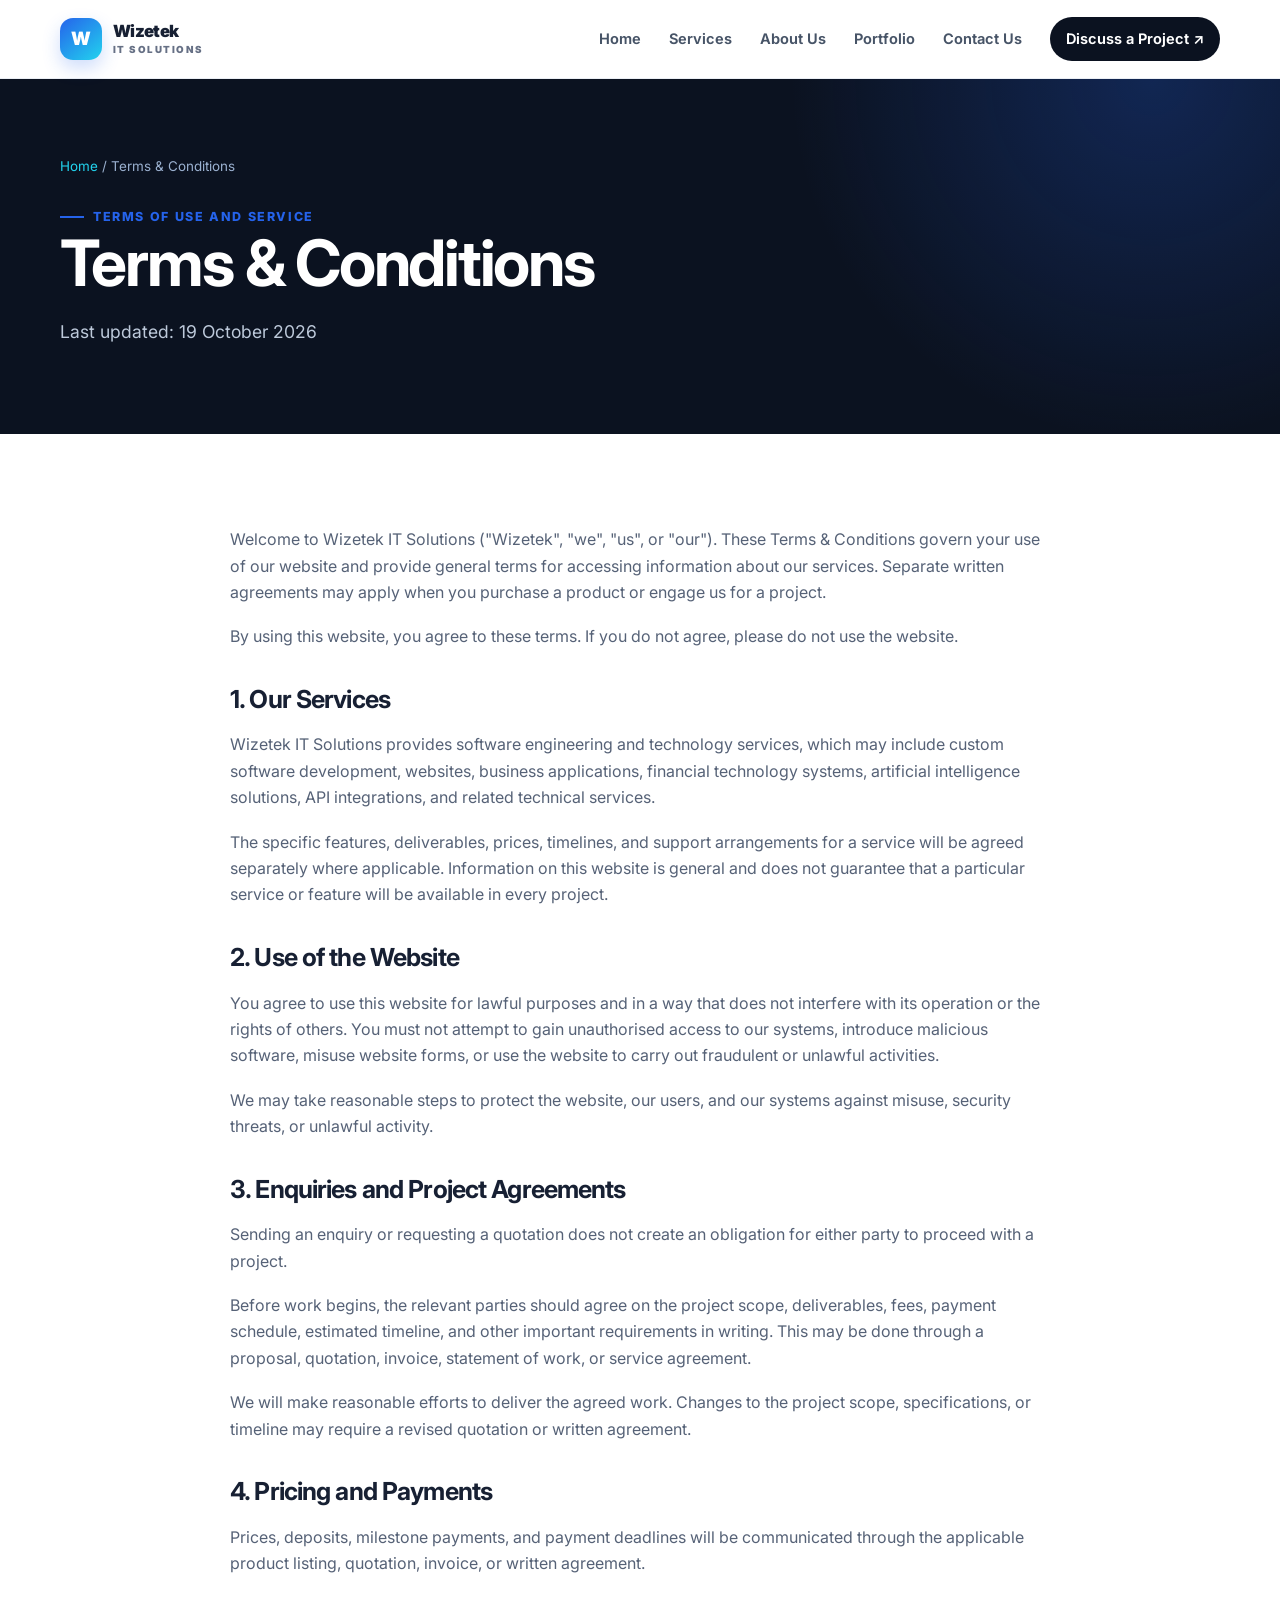
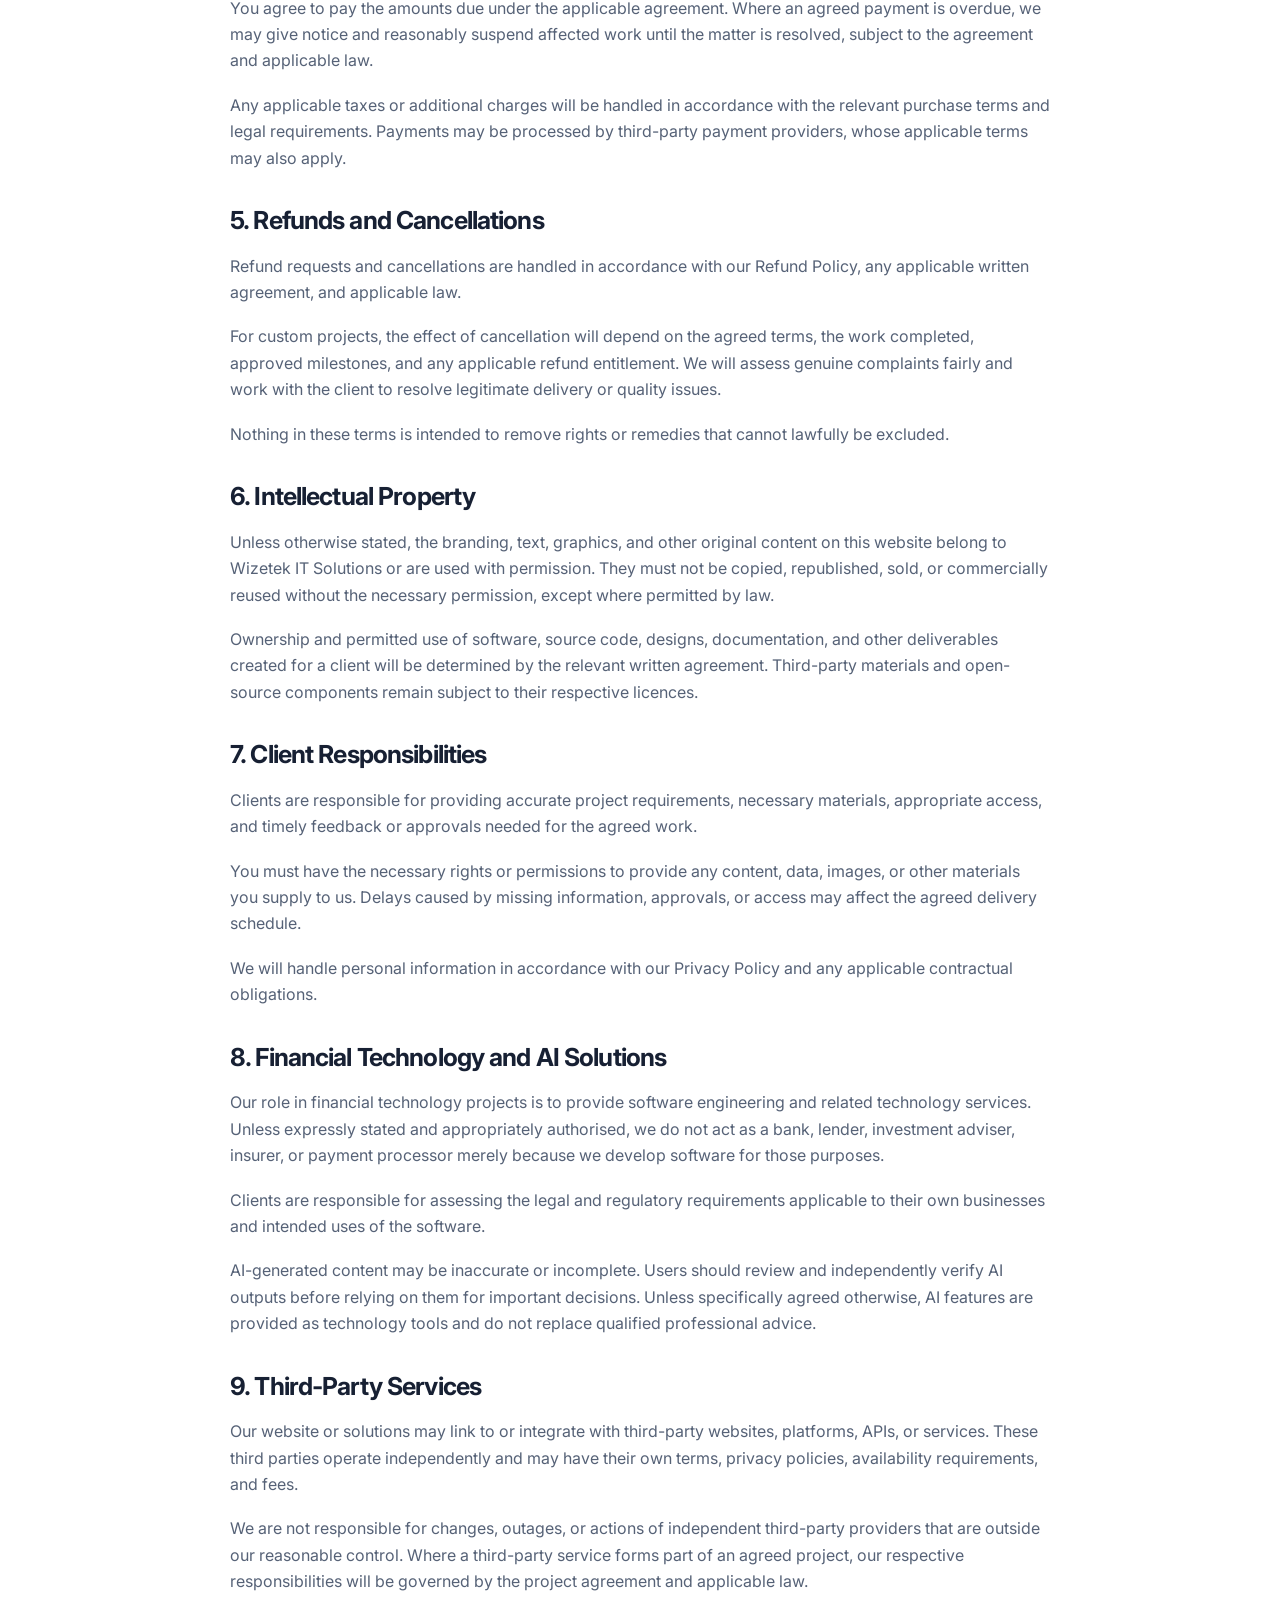
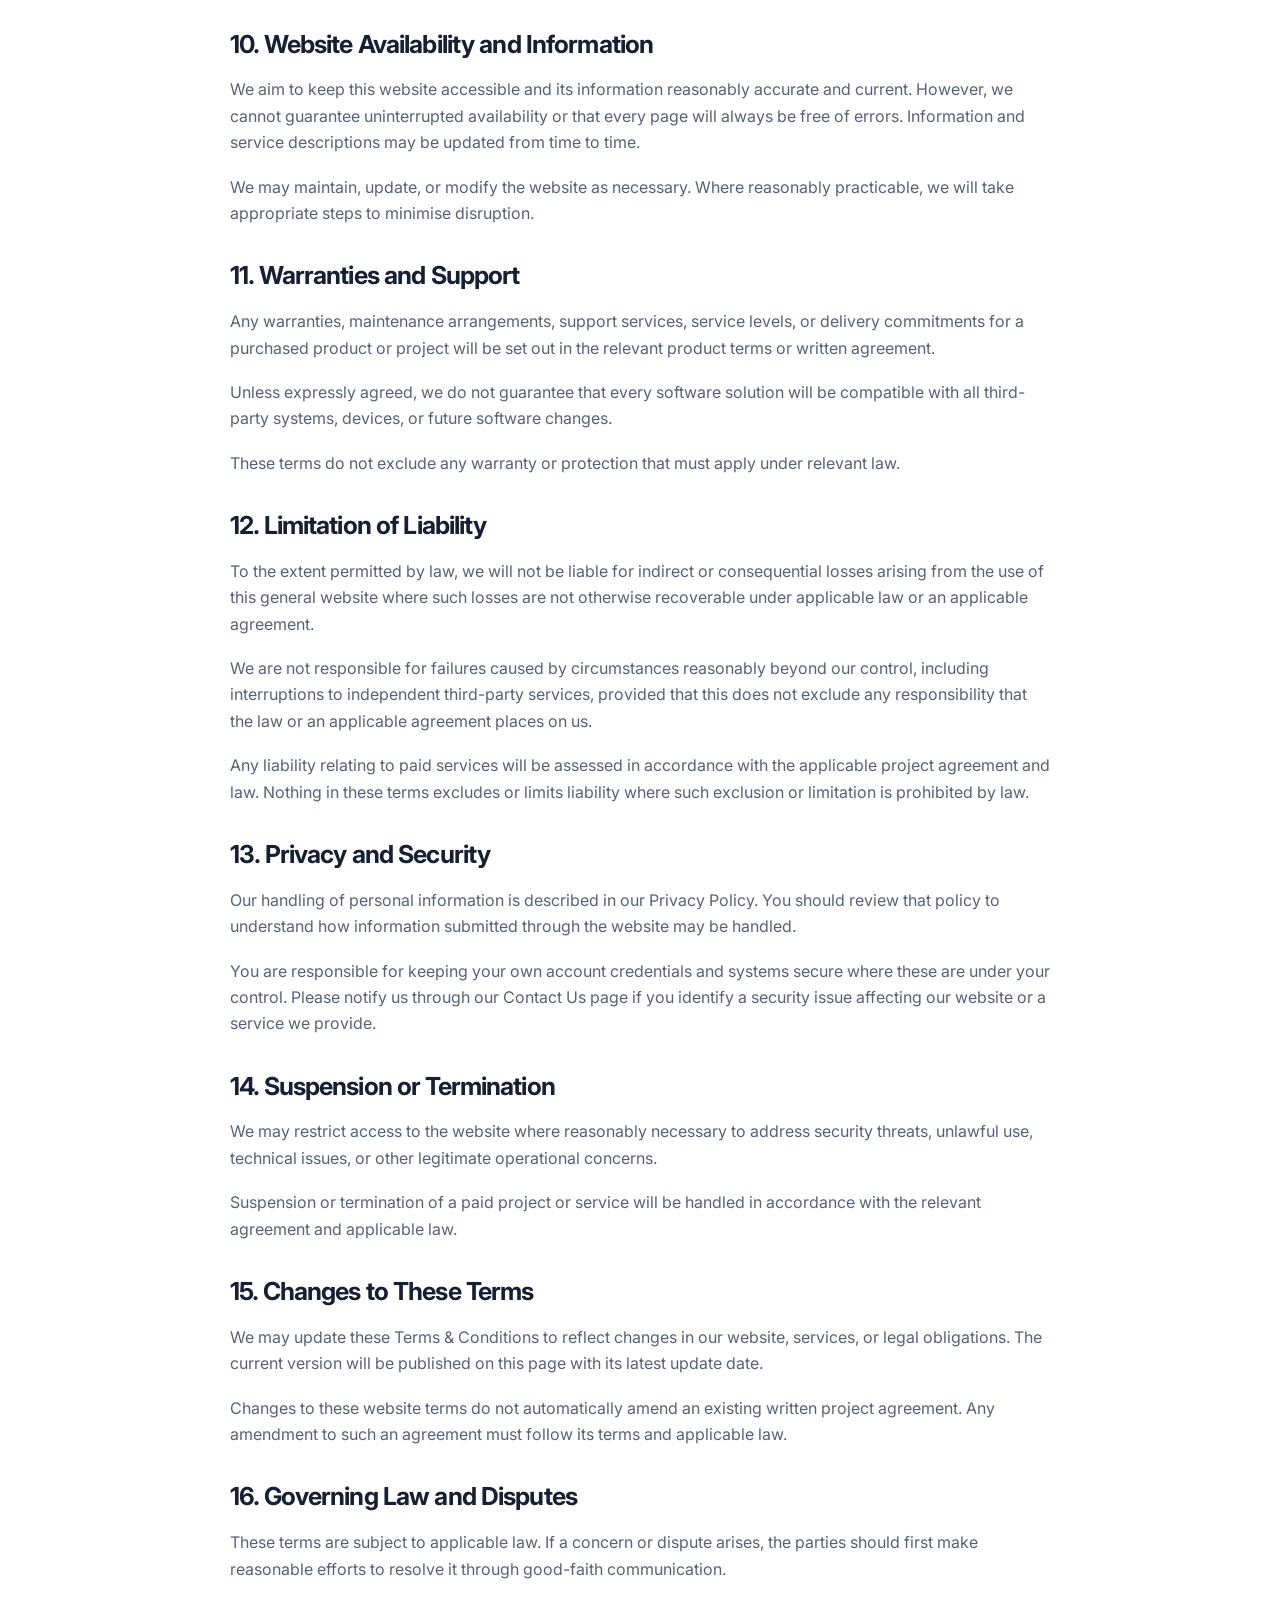
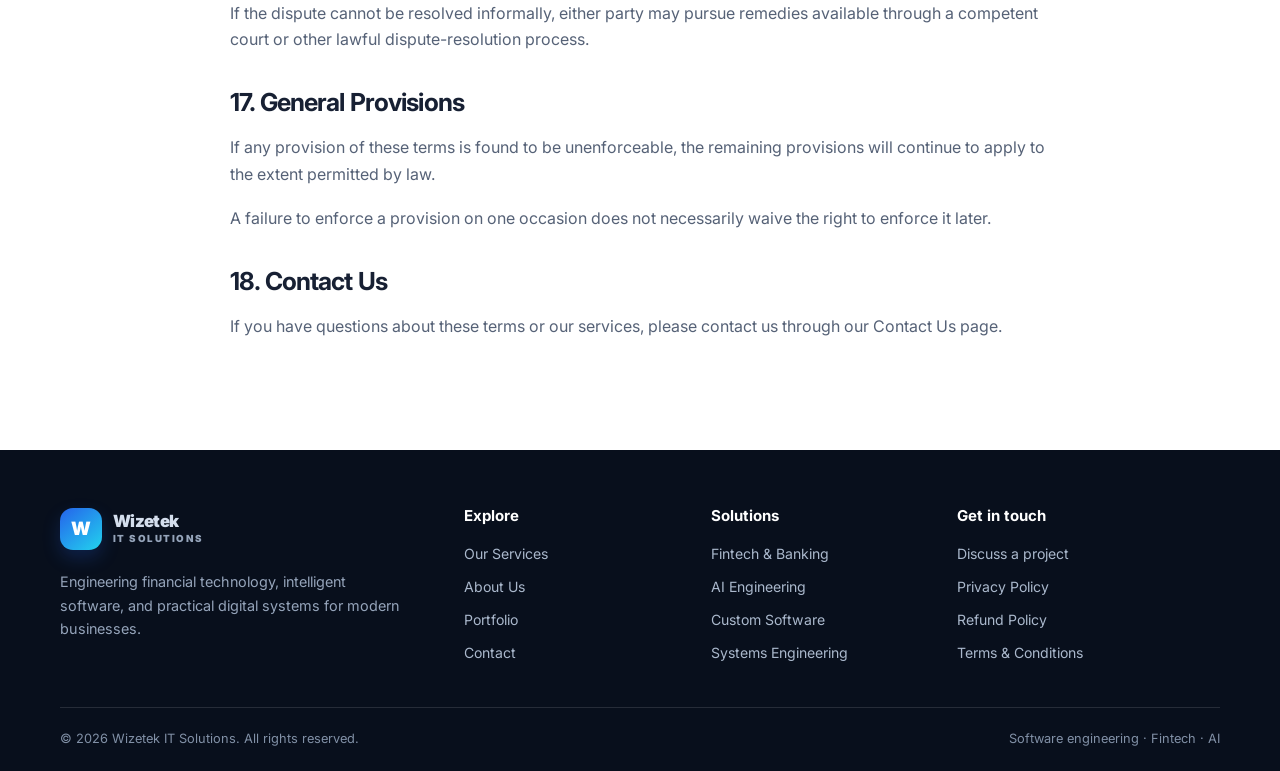
<file: terms.html>
<!doctype html>
<html lang="en">
<head>
  <meta charset="utf-8">
  <meta name="viewport" content="width=device-width, initial-scale=1">

  <title>Terms &amp; Conditions | Wizetek IT Solutions</title>
  <meta name="description" content="Terms and Conditions for using the Wizetek IT Solutions website and engaging our software engineering and technology services.">
  <meta name="theme-color" content="#0b1220">

  <meta property="og:title" content="Terms &amp; Conditions | Wizetek IT Solutions">
  <meta property="og:description" content="Learn the terms that apply to our website and technology services.">
  <meta property="og:type" content="website">

  <link rel="preconnect" href="https://fonts.googleapis.com">
  <link rel="preconnect" href="https://fonts.gstatic.com" crossorigin>
  <link href="https://fonts.googleapis.com/css2?family=Inter:wght@400;500;600;700;800;900&display=swap" rel="stylesheet">
  <link rel="stylesheet" href="css/style.css">
  <link rel="icon" href="assets/favicon.svg" type="image/svg+xml">
</head>

<body>

<header class="site-header">
  <div class="container nav-wrap">
    <a class="brand" href="index.html" aria-label="Wizetek IT Solutions home">
      <span class="brand-mark">W</span>
      <span class="brand-name">Wizetek <small>IT Solutions</small></span>
    </a>

    <button class="menu-toggle" type="button" aria-label="Open navigation menu" aria-expanded="false" aria-controls="primary-navigation">☰</button>

    <nav class="nav-links" id="primary-navigation" aria-label="Primary navigation">
      <a href="index.html" data-page="index.html">Home</a>
      <a href="services.html" data-page="services.html">Services</a>
      <a href="about.html" data-page="about.html">About Us</a>
      <a href="portfolio.html" data-page="portfolio.html">Portfolio</a>
      <a href="contact.html" data-page="contact.html">Contact Us</a>
      <a class="nav-cta" href="contact.html">Discuss a Project ↗</a>
    </nav>
  </div>
</header>

<main>

  <section class="page-hero">
    <div class="container">
      <div class="breadcrumb">
        <a href="index.html">Home</a> / Terms &amp; Conditions
      </div>
      <span class="eyebrow">Terms of use and service</span>
      <h1>Terms &amp; Conditions</h1>
      <p>Last updated: 19 October 2026</p>
    </div>
  </section>

  <section class="section">
    <div class="container policy-content">

      <p>
        Welcome to Wizetek IT Solutions ("Wizetek", "we", "us", or "our").
        These Terms &amp; Conditions govern your use of our website and
        provide general terms for accessing information about our services.
        Separate written agreements may apply when you purchase a product
        or engage us for a project.
      </p>

      <p>
        By using this website, you agree to these terms. If you do not agree,
        please do not use the website.
      </p>

      <h2>1. Our Services</h2>

      <p>
        Wizetek IT Solutions provides software engineering and technology
        services, which may include custom software development, websites,
        business applications, financial technology systems, artificial
        intelligence solutions, API integrations, and related technical
        services.
      </p>

      <p>
        The specific features, deliverables, prices, timelines, and support
        arrangements for a service will be agreed separately where applicable.
        Information on this website is general and does not guarantee that
        a particular service or feature will be available in every project.
      </p>

      <h2>2. Use of the Website</h2>

      <p>
        You agree to use this website for lawful purposes and in a way that
        does not interfere with its operation or the rights of others.
        You must not attempt to gain unauthorised access to our systems,
        introduce malicious software, misuse website forms, or use the
        website to carry out fraudulent or unlawful activities.
      </p>

      <p>
        We may take reasonable steps to protect the website, our users,
        and our systems against misuse, security threats, or unlawful activity.
      </p>

      <h2>3. Enquiries and Project Agreements</h2>

      <p>
        Sending an enquiry or requesting a quotation does not create an
        obligation for either party to proceed with a project.
      </p>

      <p>
        Before work begins, the relevant parties should agree on the project
        scope, deliverables, fees, payment schedule, estimated timeline, and
        other important requirements in writing. This may be done through
        a proposal, quotation, invoice, statement of work, or service agreement.
      </p>

      <p>
        We will make reasonable efforts to deliver the agreed work. Changes
        to the project scope, specifications, or timeline may require a
        revised quotation or written agreement.
      </p>

      <h2>4. Pricing and Payments</h2>

      <p>
        Prices, deposits, milestone payments, and payment deadlines will be
        communicated through the applicable product listing, quotation,
        invoice, or written agreement.
      </p>

      <p>
        You agree to pay the amounts due under the applicable agreement.
        Where an agreed payment is overdue, we may give notice and reasonably
        suspend affected work until the matter is resolved, subject to the
        agreement and applicable law.
      </p>

      <p>
        Any applicable taxes or additional charges will be handled in
        accordance with the relevant purchase terms and legal requirements.
        Payments may be processed by third-party payment providers, whose
        applicable terms may also apply.
      </p>

      <h2>5. Refunds and Cancellations</h2>

      <p>
        Refund requests and cancellations are handled in accordance with
        our <a href="refund-policy.html">Refund Policy</a>, any applicable
        written agreement, and applicable law.
      </p>

      <p>
        For custom projects, the effect of cancellation will depend on the
        agreed terms, the work completed, approved milestones, and any
        applicable refund entitlement. We will assess genuine complaints
        fairly and work with the client to resolve legitimate delivery
        or quality issues.
      </p>

      <p>
        Nothing in these terms is intended to remove rights or remedies
        that cannot lawfully be excluded.
      </p>

      <h2>6. Intellectual Property</h2>

      <p>
        Unless otherwise stated, the branding, text, graphics, and other
        original content on this website belong to Wizetek IT Solutions
        or are used with permission. They must not be copied, republished,
        sold, or commercially reused without the necessary permission,
        except where permitted by law.
      </p>

      <p>
        Ownership and permitted use of software, source code, designs,
        documentation, and other deliverables created for a client will
        be determined by the relevant written agreement. Third-party
        materials and open-source components remain subject to their
        respective licences.
      </p>

      <h2>7. Client Responsibilities</h2>

      <p>
        Clients are responsible for providing accurate project requirements,
        necessary materials, appropriate access, and timely feedback or
        approvals needed for the agreed work.
      </p>

      <p>
        You must have the necessary rights or permissions to provide any
        content, data, images, or other materials you supply to us. Delays
        caused by missing information, approvals, or access may affect the
        agreed delivery schedule.
      </p>

      <p>
        We will handle personal information in accordance with our
        <a href="privacy-policy.html">Privacy Policy</a> and any applicable
        contractual obligations.
      </p>

      <h2>8. Financial Technology and AI Solutions</h2>

      <p>
        Our role in financial technology projects is to provide software
        engineering and related technology services. Unless expressly
        stated and appropriately authorised, we do not act as a bank,
        lender, investment adviser, insurer, or payment processor merely
        because we develop software for those purposes.
      </p>

      <p>
        Clients are responsible for assessing the legal and regulatory
        requirements applicable to their own businesses and intended uses
        of the software.
      </p>

      <p>
        AI-generated content may be inaccurate or incomplete. Users should
        review and independently verify AI outputs before relying on them
        for important decisions. Unless specifically agreed otherwise,
        AI features are provided as technology tools and do not replace
        qualified professional advice.
      </p>

      <h2>9. Third-Party Services</h2>

      <p>
        Our website or solutions may link to or integrate with third-party
        websites, platforms, APIs, or services. These third parties operate
        independently and may have their own terms, privacy policies,
        availability requirements, and fees.
      </p>

      <p>
        We are not responsible for changes, outages, or actions of
        independent third-party providers that are outside our reasonable
        control. Where a third-party service forms part of an agreed project,
        our respective responsibilities will be governed by the project
        agreement and applicable law.
      </p>

      <h2>10. Website Availability and Information</h2>

      <p>
        We aim to keep this website accessible and its information reasonably
        accurate and current. However, we cannot guarantee uninterrupted
        availability or that every page will always be free of errors.
        Information and service descriptions may be updated from time to time.
      </p>

      <p>
        We may maintain, update, or modify the website as necessary. Where
        reasonably practicable, we will take appropriate steps to minimise
        disruption.
      </p>

      <h2>11. Warranties and Support</h2>

      <p>
        Any warranties, maintenance arrangements, support services, service
        levels, or delivery commitments for a purchased product or project
        will be set out in the relevant product terms or written agreement.
      </p>

      <p>
        Unless expressly agreed, we do not guarantee that every software
        solution will be compatible with all third-party systems, devices,
        or future software changes.
      </p>

      <p>
        These terms do not exclude any warranty or protection that must
        apply under relevant law.
      </p>

      <h2>12. Limitation of Liability</h2>

      <p>
        To the extent permitted by law, we will not be liable for indirect
        or consequential losses arising from the use of this general website
        where such losses are not otherwise recoverable under applicable
        law or an applicable agreement.
      </p>

      <p>
        We are not responsible for failures caused by circumstances
        reasonably beyond our control, including interruptions to
        independent third-party services, provided that this does not
        exclude any responsibility that the law or an applicable agreement
        places on us.
      </p>

      <p>
        Any liability relating to paid services will be assessed in
        accordance with the applicable project agreement and law.
        Nothing in these terms excludes or limits liability where such
        exclusion or limitation is prohibited by law.
      </p>

      <h2>13. Privacy and Security</h2>

      <p>
        Our handling of personal information is described in our
        <a href="privacy-policy.html">Privacy Policy</a>. You should review
        that policy to understand how information submitted through the
        website may be handled.
      </p>

      <p>
        You are responsible for keeping your own account credentials and
        systems secure where these are under your control. Please notify
        us through our <a href="contact.html">Contact Us page</a> if you
        identify a security issue affecting our website or a service we
        provide.
      </p>

      <h2>14. Suspension or Termination</h2>

      <p>
        We may restrict access to the website where reasonably necessary
        to address security threats, unlawful use, technical issues, or
        other legitimate operational concerns.
      </p>

      <p>
        Suspension or termination of a paid project or service will be
        handled in accordance with the relevant agreement and applicable
        law.
      </p>

      <h2>15. Changes to These Terms</h2>

      <p>
        We may update these Terms &amp; Conditions to reflect changes in
        our website, services, or legal obligations. The current version
        will be published on this page with its latest update date.
      </p>

      <p>
        Changes to these website terms do not automatically amend an
        existing written project agreement. Any amendment to such an
        agreement must follow its terms and applicable law.
      </p>

      <h2>16. Governing Law and Disputes</h2>

      <p>
        These terms are subject to applicable law. If a concern or dispute
        arises, the parties should first make reasonable efforts to resolve
        it through good-faith communication.
      </p>

      <p>
        If the dispute cannot be resolved informally, either party may
        pursue remedies available through a competent court or other
        lawful dispute-resolution process.
      </p>

      <h2>17. General Provisions</h2>

      <p>
        If any provision of these terms is found to be unenforceable, the
        remaining provisions will continue to apply to the extent permitted
        by law.
      </p>

      <p>
        A failure to enforce a provision on one occasion does not necessarily
        waive the right to enforce it later.
      </p>

      <h2>18. Contact Us</h2>

      <p>
        If you have questions about these terms or our services, please
        contact us through our <a href="contact.html">Contact Us page</a>.
      </p>

    </div>
  </section>

</main>

<footer class="site-footer">
  <div class="container">
    <div class="footer-grid">

      <div>
        <a class="brand" href="index.html">
          <span class="brand-mark">W</span>
          <span class="brand-name">Wizetek <small>IT Solutions</small></span>
        </a>
        <p>Engineering financial technology, intelligent software, and practical digital systems for modern businesses.</p>
      </div>

      <div>
        <h4>Explore</h4>
        <div class="footer-links">
          <a href="services.html">Our Services</a>
          <a href="about.html">About Us</a>
          <a href="portfolio.html">Portfolio</a>
          <a href="contact.html">Contact</a>
        </div>
      </div>

      <div>
        <h4>Solutions</h4>
        <div class="footer-links">
          <a href="services.html#fintech">Fintech &amp; Banking</a>
          <a href="services.html#ai">AI Engineering</a>
          <a href="services.html#software">Custom Software</a>
          <a href="services.html#systems">Systems Engineering</a>
        </div>
      </div>

      <div>
        <h4>Get in touch</h4>
        <div class="footer-links">
          <a href="contact.html">Discuss a project</a>
          <a href="privacy-policy.html">Privacy Policy</a>
          <a href="refund-policy.html">Refund Policy</a>
          <a href="terms.html">Terms &amp; Conditions</a>
        </div>
      </div>

    </div>

    <div class="footer-bottom">
      <span>© <span data-year></span> Wizetek IT Solutions. All rights reserved.</span>
      <span>Software engineering · Fintech · AI</span>
    </div>
  </div>
</footer>

<script src="js/main.js" defer></script>
</body>
</html>
</file>
<file: css/style.css>
:root {
  --navy: #0b1220;
  --navy-2: #101b32;
  --blue: #2563eb;
  --cyan: #22d3ee;
  --ink: #172033;
  --muted: #667085;
  --line: #e5eaf2;
  --paper: #f3f6fa;
  --white: #fff;
  --radius: 22px;
  --shadow: 0 18px 55px rgba(14, 27, 52, .10);
}
* { box-sizing: border-box; }
html { scroll-behavior: smooth; }
body { margin: 0; color: var(--ink); background: var(--white); font-family: Inter, Poppins, system-ui, -apple-system, BlinkMacSystemFont, "Segoe UI", sans-serif; line-height: 1.65; }
body.menu-open { overflow: hidden; }
a { color: inherit; text-decoration: none; }
button, input, select, textarea { font: inherit; }
button, a { -webkit-tap-highlight-color: transparent; }
img, svg { max-width: 100%; }
.container { width: min(1160px, calc(100% - 40px)); margin-inline: auto; }
.section { padding: 92px 0; }
.section-sm { padding: 64px 0; }
.eyebrow { display: inline-flex; align-items: center; gap: 9px; color: var(--blue); font-size: .78rem; font-weight: 800; letter-spacing: .13em; text-transform: uppercase; }
.eyebrow::before { content: ""; width: 24px; height: 2px; background: currentColor; }
h1, h2, h3, h4 { line-height: 1.12; letter-spacing: -.035em; margin: 0 0 18px; }
h1 { font-size: clamp(2.7rem, 5.5vw, 5rem); }
h2 { font-size: clamp(2rem, 3.5vw, 3.2rem); }
h3 { font-size: 1.28rem; }
p { margin: 0 0 18px; color: var(--muted); }
.lead { font-size: clamp(1.05rem, 1.5vw, 1.2rem); max-width: 690px; }
.section-heading { max-width: 740px; margin-bottom: 42px; }
.section-heading.center { margin-inline: auto; text-align: center; }
.section-heading.center .eyebrow { justify-content: center; }
.section-heading.center p { margin-inline: auto; }
.btn { display: inline-flex; align-items: center; justify-content: center; gap: 10px; padding: 13px 20px; border-radius: 999px; border: 1px solid transparent; font-weight: 750; transition: transform .2s ease, background .2s ease, border-color .2s ease; cursor: pointer; }
.btn:hover { transform: translateY(-2px); }
.btn-primary { color: #fff; background: var(--blue); box-shadow: 0 10px 26px rgba(37, 99, 235, .24); }
.btn-primary:hover { background: #1d4ed8; }
.btn-outline { color: var(--ink); border-color: #cbd5e1; background: rgba(255,255,255,.75); }
.btn-outline:hover { border-color: var(--blue); color: var(--blue); }
.btn-light { color: var(--navy); background: white; }
.btn-text { color: var(--blue); padding-inline: 0; }
.site-header { position: sticky; top: 0; z-index: 100; background: rgba(255,255,255,.92); backdrop-filter: blur(16px); border-bottom: 1px solid rgba(229,234,242,.8); }
.nav-wrap { min-height: 78px; display: flex; align-items: center; justify-content: space-between; gap: 24px; }
.brand { display: inline-flex; align-items: center; gap: 11px; font-weight: 900; letter-spacing: -.04em; line-height: 1.05; }
.brand-mark { display: grid; place-items: center; width: 42px; height: 42px; border-radius: 13px; color: white; background: linear-gradient(140deg, var(--blue), var(--cyan)); box-shadow: 0 8px 18px rgba(37,99,235,.22); font-size: 1.15rem; font-weight: 900; }
.brand-name { font-size: 1.05rem; }
.brand-name small { display: block; margin-top: 4px; color: var(--muted); font-size: .61rem; letter-spacing: .15em; text-transform: uppercase; }
.nav-links { display: flex; align-items: center; gap: 28px; }
.nav-links a { color: #475467; font-size: .91rem; font-weight: 650; }
.nav-links a:hover, .nav-links a.active { color: var(--blue); }
.nav-links .nav-cta { padding: 10px 16px; color: white; background: var(--navy); border-radius: 999px; }
.menu-toggle { display: none; width: 44px; height: 44px; border: 1px solid var(--line); border-radius: 12px; background: white; color: var(--ink); font-size: 1.3rem; }
.hero { position: relative; overflow: hidden; color: white; background: radial-gradient(circle at 85% 20%, rgba(37,99,235,.32), transparent 34%), radial-gradient(circle at 65% 100%, rgba(34,211,238,.13), transparent 32%), var(--navy); }
.hero::after { content: ""; position: absolute; inset: 0; opacity: .13; pointer-events: none; background-image: linear-gradient(rgba(255,255,255,.12) 1px, transparent 1px), linear-gradient(90deg, rgba(255,255,255,.12) 1px, transparent 1px); background-size: 54px 54px; mask-image: linear-gradient(to right, transparent, black); }
.hero-grid { position: relative; z-index: 1; display: grid; grid-template-columns: 1.08fr .92fr; gap: 54px; align-items: center; padding: 90px 0 100px; }
.hero .eyebrow { color: var(--cyan); }
.hero h1 { max-width: 760px; }
.hero h1 span { color: var(--cyan); }
.hero p { color: #c1ccdd; max-width: 650px; }
.hero-actions { display: flex; flex-wrap: wrap; gap: 12px; margin-top: 28px; }
.hero .btn-outline { color: white; border-color: rgba(255,255,255,.3); background: rgba(255,255,255,.04); }
.hero-note { margin-top: 26px; color: #aab8cc; font-size: .84rem; }
.hero-visual { position: relative; min-height: 420px; display: grid; place-items: center; }
.dashboard { width: min(100%, 470px); padding: 20px; border: 1px solid rgba(255,255,255,.18); border-radius: 24px; background: linear-gradient(145deg, rgba(255,255,255,.12), rgba(255,255,255,.035)); box-shadow: 0 30px 90px rgba(0,0,0,.28); backdrop-filter: blur(12px); transform: rotate(1.5deg); }
.dash-top { display: flex; align-items: center; justify-content: space-between; margin-bottom: 24px; color: #dbeafe; font-size: .8rem; }
.dots { display: flex; gap: 5px; }
.dots i { display: block; width: 7px; height: 7px; border-radius: 50%; background: #7dd3fc; opacity: .8; }
.dash-label { color: #9fb0c9; font-size: .78rem; }
.dash-value { margin: 4px 0 20px; color: white; font-size: 2.1rem; font-weight: 800; letter-spacing: -.04em; }
.dash-cards { display: grid; grid-template-columns: 1fr 1fr; gap: 12px; }
.dash-card { padding: 16px; border: 1px solid rgba(255,255,255,.12); border-radius: 15px; background: rgba(9,17,34,.5); }
.dash-card span { display: block; color: #9fb0c9; font-size: .72rem; }
.dash-card strong { display: block; margin-top: 7px; color: white; font-size: 1.05rem; }
.chart { display: flex; align-items: end; gap: 8px; height: 86px; margin-top: 22px; padding: 0 4px; }
.chart i { flex: 1; border-radius: 6px 6px 2px 2px; background: linear-gradient(to top, var(--blue), var(--cyan)); opacity: .9; }
.floating-chip { position: absolute; z-index: 2; display: flex; align-items: center; gap: 10px; padding: 13px 16px; border: 1px solid rgba(255,255,255,.18); border-radius: 16px; color: white; background: #14233d; box-shadow: 0 15px 35px rgba(0,0,0,.2); font-size: .82rem; font-weight: 750; }
.floating-chip b { display: grid; place-items: center; width: 32px; height: 32px; border-radius: 10px; color: var(--cyan); background: rgba(34,211,238,.12); }
.chip-one { top: 40px; right: -10px; }
.chip-two { bottom: 40px; left: -12px; }
.trust-strip { border-bottom: 1px solid var(--line); background: #fff; }
.trust-inner { display: flex; flex-wrap: wrap; align-items: center; justify-content: space-between; gap: 20px; padding: 24px 0; }
.trust-inner span { color: #7b8799; font-size: .78rem; font-weight: 800; letter-spacing: .1em; text-transform: uppercase; }
.trust-inner strong { color: #344054; font-size: .88rem; }
.grid { display: grid; gap: 20px; }
.grid-2 { grid-template-columns: repeat(2, minmax(0,1fr)); }
.grid-3 { grid-template-columns: repeat(3, minmax(0,1fr)); }
.grid-4 { grid-template-columns: repeat(4, minmax(0,1fr)); }
.card { height: 100%; padding: 28px; border: 1px solid var(--line); border-radius: var(--radius); background: white; transition: transform .22s ease, box-shadow .22s ease, border-color .22s ease; }
.card:hover { transform: translateY(-4px); border-color: #c6d7f8; box-shadow: var(--shadow); }
.card-icon { display: grid; place-items: center; width: 50px; height: 50px; margin-bottom: 22px; border-radius: 15px; color: var(--blue); background: #edf4ff; font-size: 1.35rem; }
.card p { font-size: .94rem; }
.card .arrow-link { display: inline-flex; gap: 8px; align-items: center; margin-top: 8px; color: var(--blue); font-size: .9rem; font-weight: 750; }
.featured-band { overflow: hidden; color: white; background: var(--navy); }
.featured-grid { display: grid; grid-template-columns: .92fr 1.08fr; gap: 56px; align-items: center; }
.featured-band p { color: #b7c4d8; }
.featured-band .eyebrow { color: var(--cyan); }
.feature-list { display: grid; grid-template-columns: 1fr 1fr; gap: 13px; margin: 28px 0; }
.feature-list div { display: flex; gap: 10px; align-items: flex-start; color: #e6edf8; font-size: .91rem; }
.check { color: var(--cyan); font-weight: 900; }
.fintech-visual { padding: 25px; border: 1px solid rgba(255,255,255,.15); border-radius: 25px; background: linear-gradient(145deg, rgba(37,99,235,.22), rgba(255,255,255,.035)); }
.fintech-screen { padding: 22px; border-radius: 17px; background: #f9fbff; color: var(--ink); }
.screen-head { display: flex; align-items: center; justify-content: space-between; gap: 12px; margin-bottom: 22px; font-size: .83rem; font-weight: 800; }
.screen-pill { padding: 5px 9px; border-radius: 99px; color: #067647; background: #dcfae6; font-size: .7rem; }
.balance-box { padding: 20px; border-radius: 14px; color: white; background: linear-gradient(125deg, #1d4ed8, #0e7490); }
.balance-box small { color: #dbeafe; }
.balance-box strong { display: block; margin-top: 8px; font-size: 1.8rem; }
.mini-transactions { margin-top: 18px; }
.transaction { display: flex; justify-content: space-between; gap: 10px; padding: 13px 0; border-bottom: 1px solid var(--line); font-size: .78rem; }
.transaction:last-child { border: 0; }
.transaction span { color: var(--muted); }
.process-step { position: relative; padding: 26px 22px; border-top: 2px solid #dce6f7; }
.process-step b { display: grid; place-items: center; width: 42px; height: 42px; margin-bottom: 20px; border-radius: 13px; color: white; background: var(--blue); }
.cta-band { padding: 62px 0; color: white; background: linear-gradient(115deg, #12264a, #0b1220); }
.cta-inner { display: flex; align-items: center; justify-content: space-between; gap: 30px; }
.cta-band h2 { max-width: 690px; margin-bottom: 10px; }
.cta-band p { color: #bdc9da; margin: 0; }
.page-hero { padding: 76px 0 70px; color: white; background: radial-gradient(circle at 90% 0, rgba(37,99,235,.25), transparent 30%), var(--navy); }
.page-hero h1 { font-size: clamp(2.5rem, 5vw, 4.2rem); max-width: 850px; }
.page-hero p { max-width: 720px; color: #bdc9da; font-size: 1.1rem; }
.breadcrumb { color: #9bb1d0; font-size: .84rem; margin-bottom: 22px; }
.breadcrumb a { color: var(--cyan); }
.service-group { margin-bottom: 66px; }
.service-group:last-child { margin-bottom: 0; }
.service-group-head { display: flex; justify-content: space-between; align-items: end; gap: 30px; margin-bottom: 28px; }
.service-group-head p { max-width: 510px; margin: 0; }
.service-card ul { margin: 0 0 18px; padding-left: 19px; color: var(--muted); font-size: .9rem; }
.service-card li { margin-bottom: 7px; }
.dark-card { color: white; border-color: rgba(255,255,255,.13); background: #111e35; }
.dark-card p { color: #b7c4d8; }
.dark-card .card-icon { color: var(--cyan); background: rgba(34,211,238,.12); }
.about-split { display: grid; grid-template-columns: 1fr 1fr; gap: 60px; align-items: start; }
.statement-card { padding: 32px; border: 1px solid var(--line); border-radius: var(--radius); background: var(--paper); }
.statement-card + .statement-card { margin-top: 16px; }
.values-grid { display: grid; grid-template-columns: repeat(3, 1fr); gap: 16px; }
.value-card { padding: 22px; border-radius: 17px; background: var(--paper); }
.value-card h3 { margin-bottom: 8px; }
.value-card p { margin: 0; font-size: .9rem; }
.portfolio-toolbar { display: flex; flex-wrap: wrap; gap: 10px; margin-bottom: 30px; }
.filter-btn { padding: 10px 16px; border: 1px solid var(--line); border-radius: 99px; background: white; color: #475467; font-weight: 700; cursor: pointer; }
.filter-btn.active, .filter-btn:hover { color: white; border-color: var(--blue); background: var(--blue); }
.project-card { overflow: hidden; padding: 0; }
.project-art { min-height: 190px; display: grid; place-items: center; padding: 24px; color: white; background: radial-gradient(circle at 80% 10%, rgba(34,211,238,.32), transparent 30%), linear-gradient(135deg, #10244a, #0b1220); }
.project-art .mock-window { width: 100%; max-width: 310px; padding: 14px; border: 1px solid rgba(255,255,255,.18); border-radius: 14px; background: rgba(255,255,255,.08); }
.mock-line { height: 7px; margin: 9px 0; border-radius: 5px; background: rgba(255,255,255,.24); }
.mock-line.short { width: 48%; }
.mock-pills { display: flex; gap: 7px; margin-top: 14px; }
.mock-pills i { width: 30%; height: 36px; border-radius: 8px; background: rgba(34,211,238,.16); border: 1px solid rgba(34,211,238,.2); }
.project-content { padding: 25px; }
.project-tag { display: inline-block; margin-bottom: 12px; color: var(--blue); font-size: .74rem; font-weight: 850; letter-spacing: .08em; text-transform: uppercase; }
.project-content p { font-size: .93rem; }
.placeholder-note { display: inline-block; padding: 6px 9px; border-radius: 8px; color: #8a4b10; background: #fff4df; font-size: .75rem; font-weight: 750; }
.contact-grid { display: grid; grid-template-columns: .8fr 1.2fr; gap: 42px; align-items: start; }
.contact-panel { padding: 30px; border-radius: var(--radius); color: white; background: var(--navy); }
.contact-panel p { color: #bdc9da; }
.contact-item { display: flex; gap: 13px; margin-top: 24px; align-items: flex-start; }
.contact-item b { display: grid; place-items: center; width: 42px; height: 42px; flex: 0 0 auto; border-radius: 12px; color: var(--cyan); background: rgba(34,211,238,.12); }
.contact-item span { display: block; color: #8fa3c0; font-size: .78rem; }
.contact-item strong { overflow-wrap: anywhere; color: white; font-size: .95rem; }
.form-panel { padding: 32px; border: 1px solid var(--line); border-radius: var(--radius); box-shadow: var(--shadow); }
.form-grid { display: grid; grid-template-columns: 1fr 1fr; gap: 18px; }
.field { display: flex; flex-direction: column; gap: 7px; }
.field.full { grid-column: 1 / -1; }
.field label { font-size: .85rem; font-weight: 750; }
.field input, .field select, .field textarea { width: 100%; padding: 13px 14px; border: 1px solid #d0d7e2; border-radius: 12px; outline: none; color: var(--ink); background: white; }
.field textarea { min-height: 140px; resize: vertical; }
.field input:focus, .field select:focus, .field textarea:focus { border-color: var(--blue); box-shadow: 0 0 0 3px rgba(37,99,235,.12); }
.form-help { margin-top: 12px; font-size: .82rem; }
.form-status { display: none; margin-top: 16px; padding: 13px 15px; border-radius: 12px; color: #7a4510; background: #fff4df; font-size: .88rem; }
.form-status.show { display: block; }
.policy-content { max-width: 820px; }
.policy-content h2 { margin-top: 36px; font-size: 1.55rem; }
.policy-content h3 { margin-top: 24px; }
.policy-content p, .policy-content li { color: #566277; }
.site-footer { padding: 58px 0 22px; color: #d4deed; background: #080f1c; }
.footer-grid { display: grid; grid-template-columns: 1.4fr .8fr .8fr 1fr; gap: 36px; padding-bottom: 42px; }
.site-footer .brand-name small { color: #95a4ba; }
.site-footer p { max-width: 350px; margin-top: 20px; color: #95a4ba; font-size: .9rem; }
.site-footer h4 { margin-bottom: 17px; color: white; font-size: .94rem; letter-spacing: 0; }
.footer-links { display: grid; gap: 10px; }
.footer-links a { color: #aab8cc; font-size: .88rem; }
.footer-links a:hover { color: var(--cyan); }
.footer-bottom { display: flex; justify-content: space-between; flex-wrap: wrap; gap: 15px; padding-top: 20px; border-top: 1px solid rgba(255,255,255,.12); color: #8190a6; font-size: .8rem; }
.empty-state { padding: 24px; border: 1px dashed #cbd5e1; border-radius: 16px; color: var(--muted); background: #fbfcfe; }
.reveal { opacity: 1; transform: none; }
.js-reveal .reveal { opacity: 0; transform: translateY(18px); transition: opacity .6s ease, transform .6s ease; }
.js-reveal .reveal.is-visible { opacity: 1; transform: translateY(0); }
@media (max-width: 980px) {
  .nav-links { gap: 17px; }
  .nav-links a { font-size: .85rem; }
  .hero-grid, .featured-grid { grid-template-columns: 1fr; }
  .hero-grid { gap: 22px; padding: 72px 0 82px; }
  .hero-visual { min-height: 380px; }
  .grid-4 { grid-template-columns: repeat(2, minmax(0,1fr)); }
  .footer-grid { grid-template-columns: 1fr 1fr; }
}
@media (max-width: 760px) {
  .container { width: min(100% - 32px, 600px); }
  .section { padding: 68px 0; }
  .section-sm { padding: 48px 0; }
  .nav-wrap { min-height: 70px; }
  .menu-toggle { display: inline-grid; place-items: center; }
  .nav-links { position: fixed; inset: 70px 0 0; display: none; align-items: stretch; flex-direction: column; gap: 0; padding: 20px 24px 30px; background: white; border-top: 1px solid var(--line); }
  .nav-links.open { display: flex; }
  .nav-links a { padding: 15px 4px; border-bottom: 1px solid var(--line); font-size: 1rem; }
  .nav-links .nav-cta { margin-top: 15px; padding: 13px 18px; text-align: center; }
  .hero-grid { padding: 58px 0 70px; }
  .hero-visual { min-height: 340px; }
  .dashboard { padding: 14px; }
  .chip-one { right: -3px; top: 10px; }
  .chip-two { left: -3px; bottom: 10px; }
  .grid-3, .grid-2, .about-split, .contact-grid { grid-template-columns: 1fr; }
  .grid-4 { grid-template-columns: 1fr 1fr; }
  .service-group-head, .cta-inner { align-items: flex-start; flex-direction: column; }
  .values-grid { grid-template-columns: 1fr 1fr; }
  .form-grid { grid-template-columns: 1fr; }
  .field.full { grid-column: auto; }
  .footer-grid { grid-template-columns: 1fr 1fr; gap: 28px 20px; }
}
@media (max-width: 460px) {
  .grid-4, .values-grid, .feature-list, .footer-grid { grid-template-columns: 1fr; }
  h1 { font-size: 2.55rem; }
  .hero-visual { min-height: 300px; }
  .dash-value { font-size: 1.65rem; }
  .floating-chip { font-size: .72rem; padding: 9px 11px; }
  .form-panel, .contact-panel { padding: 22px; }
  .trust-inner { align-items: flex-start; flex-direction: column; }
}
@media (prefers-reduced-motion: reduce) {
  *, *::before, *::after { scroll-behavior: auto !important; animation-duration: .01ms !important; transition-duration: .01ms !important; }
}
</file>
